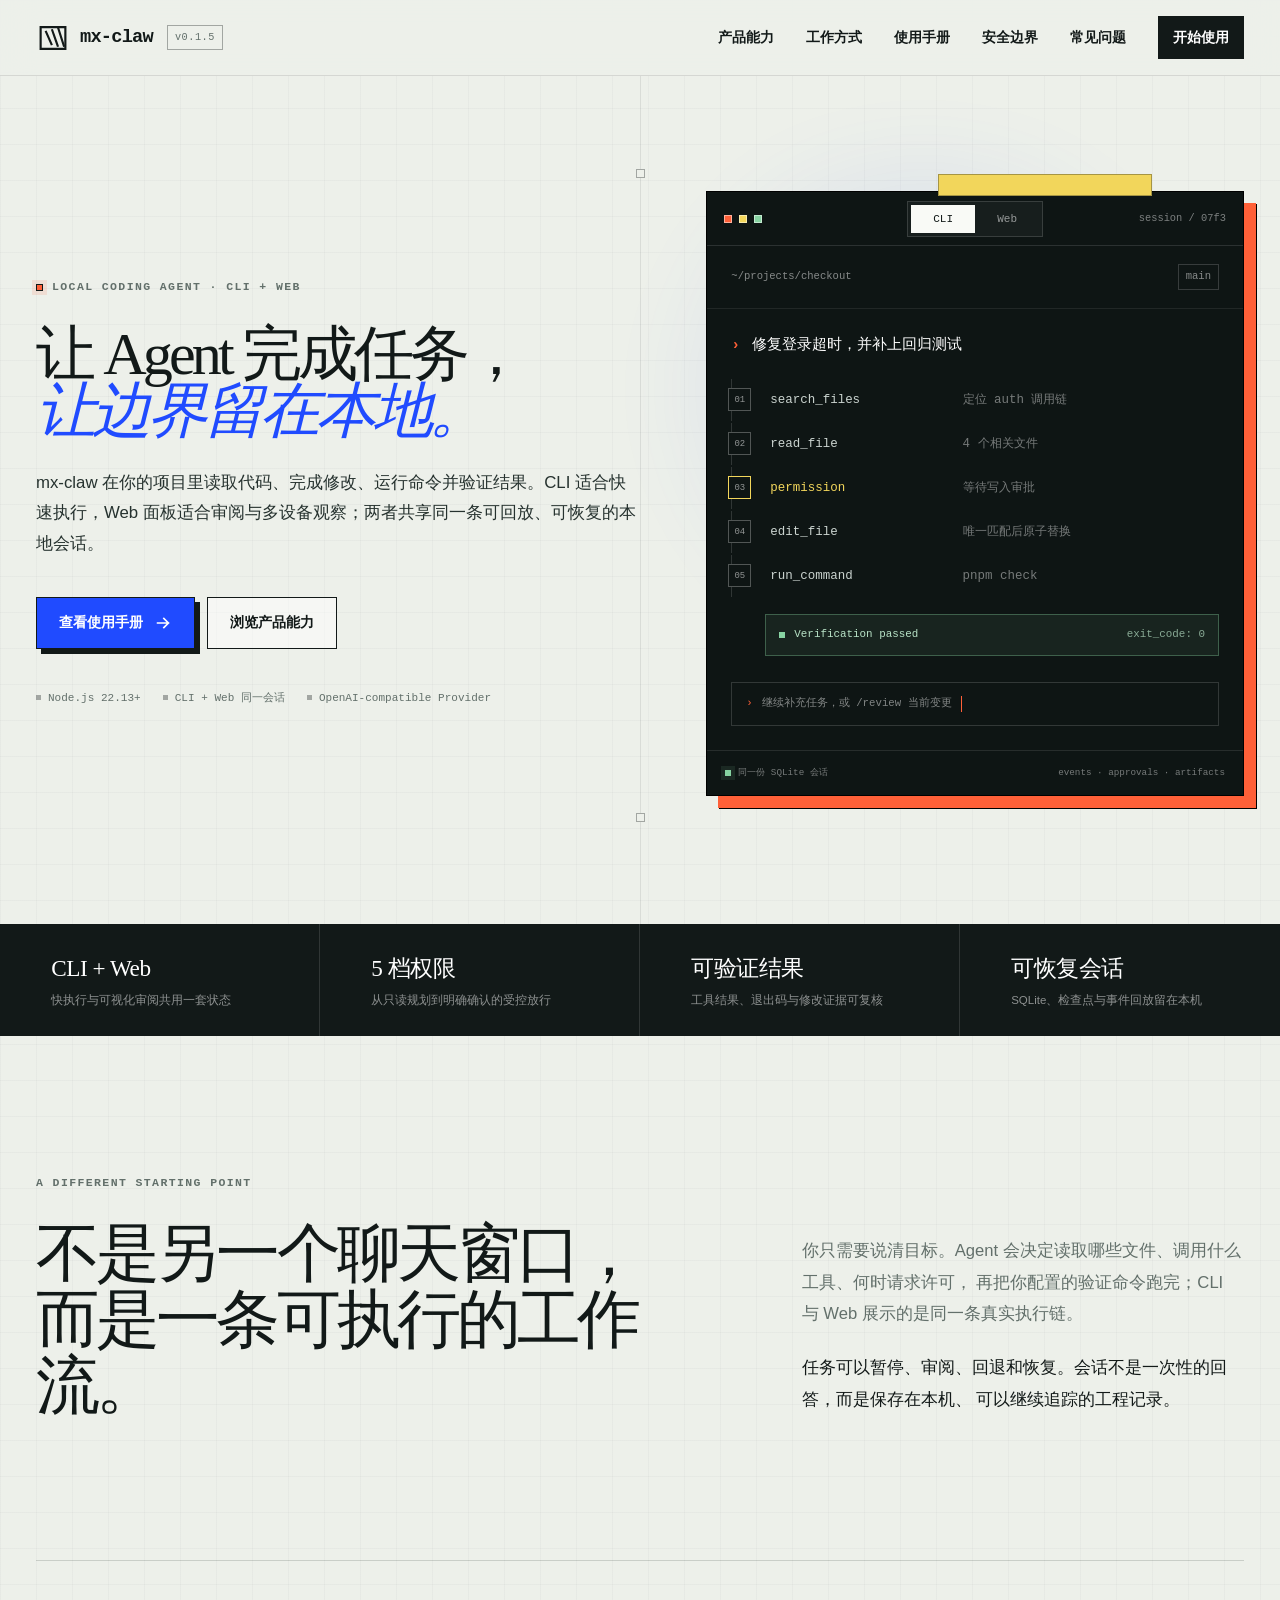
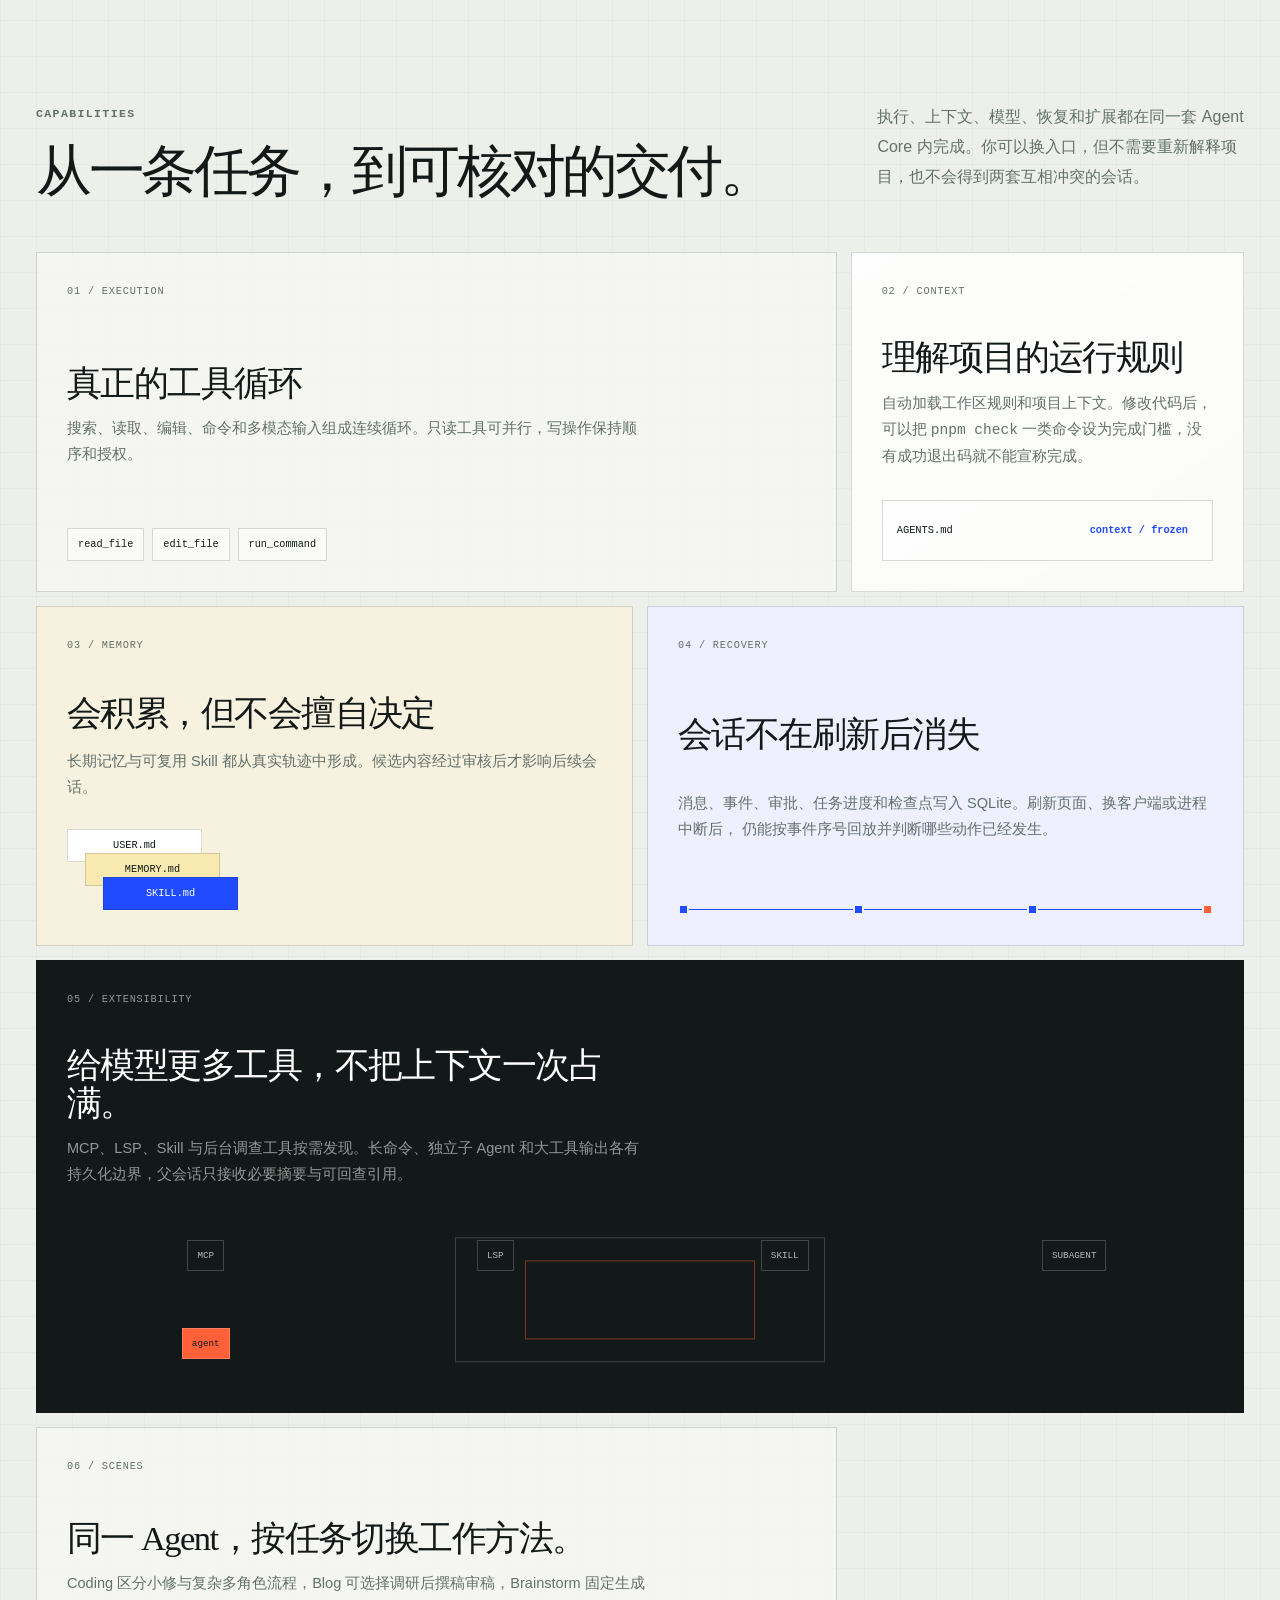
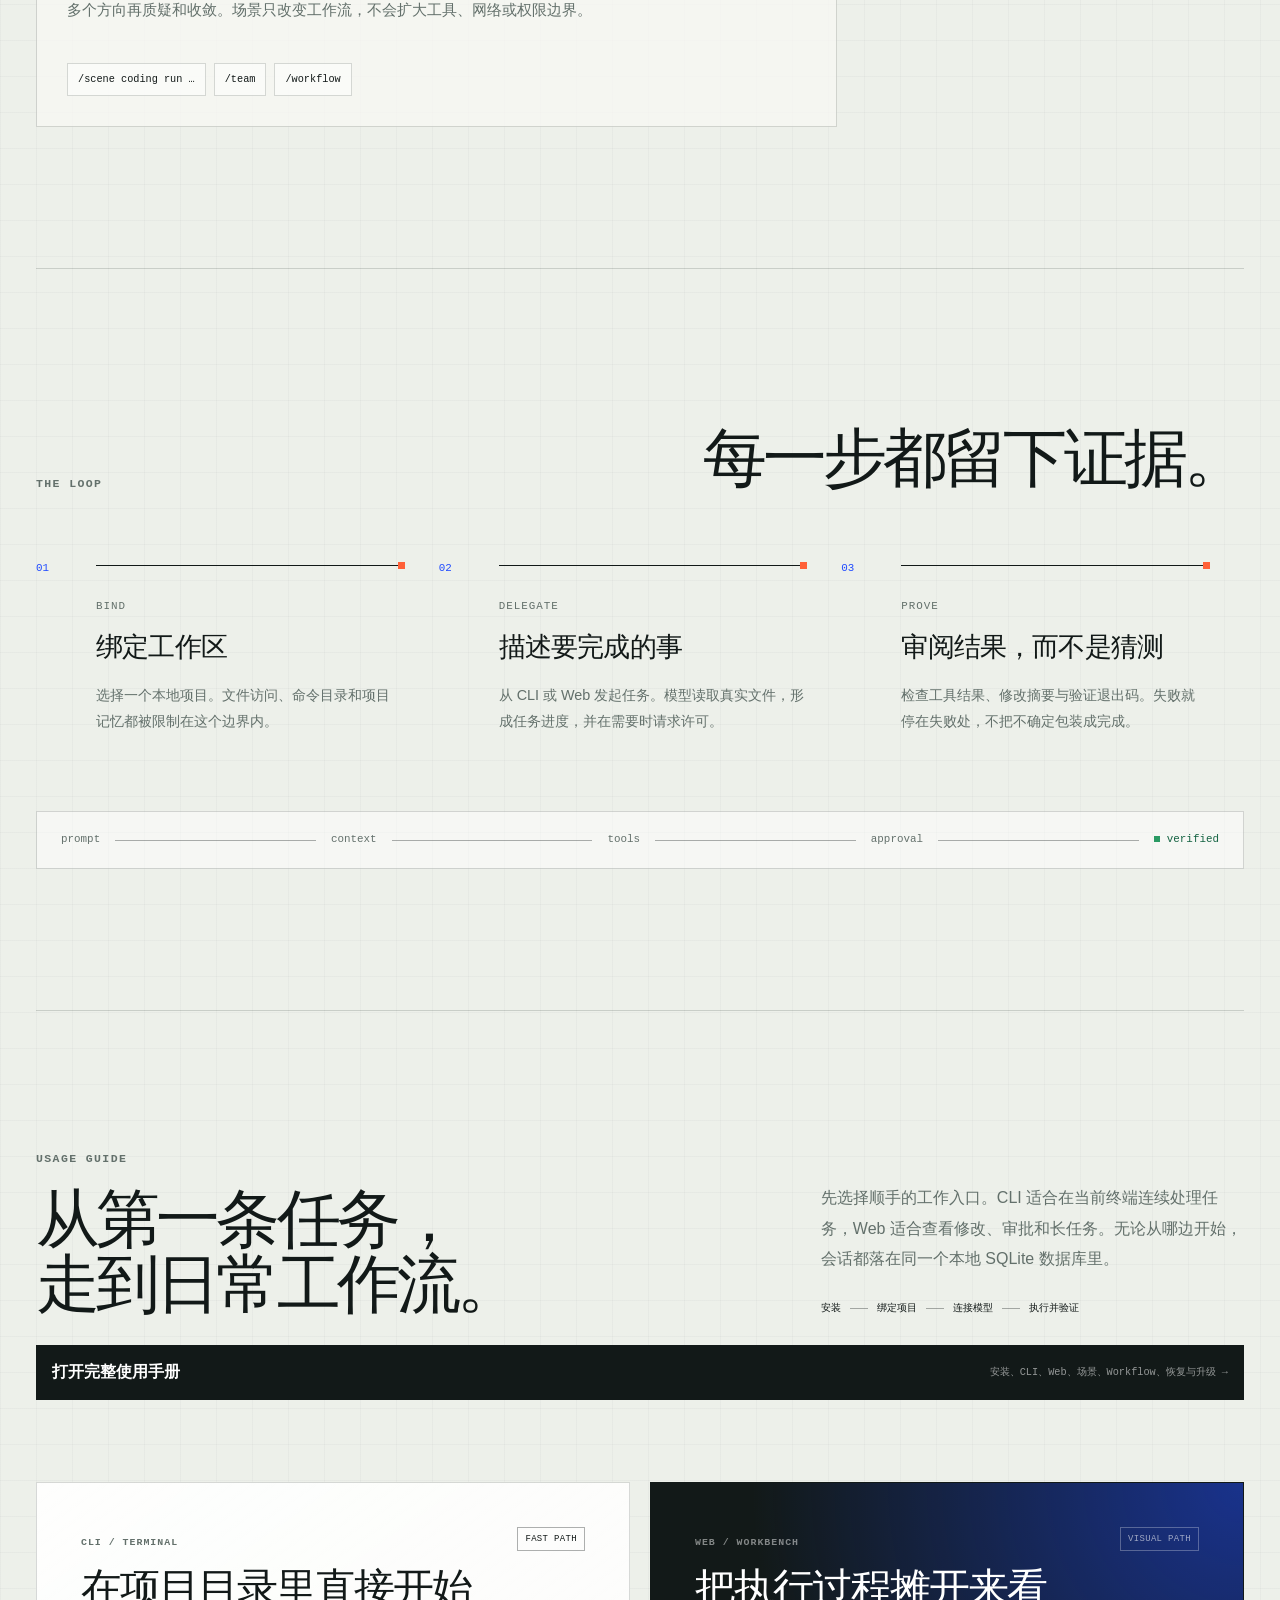
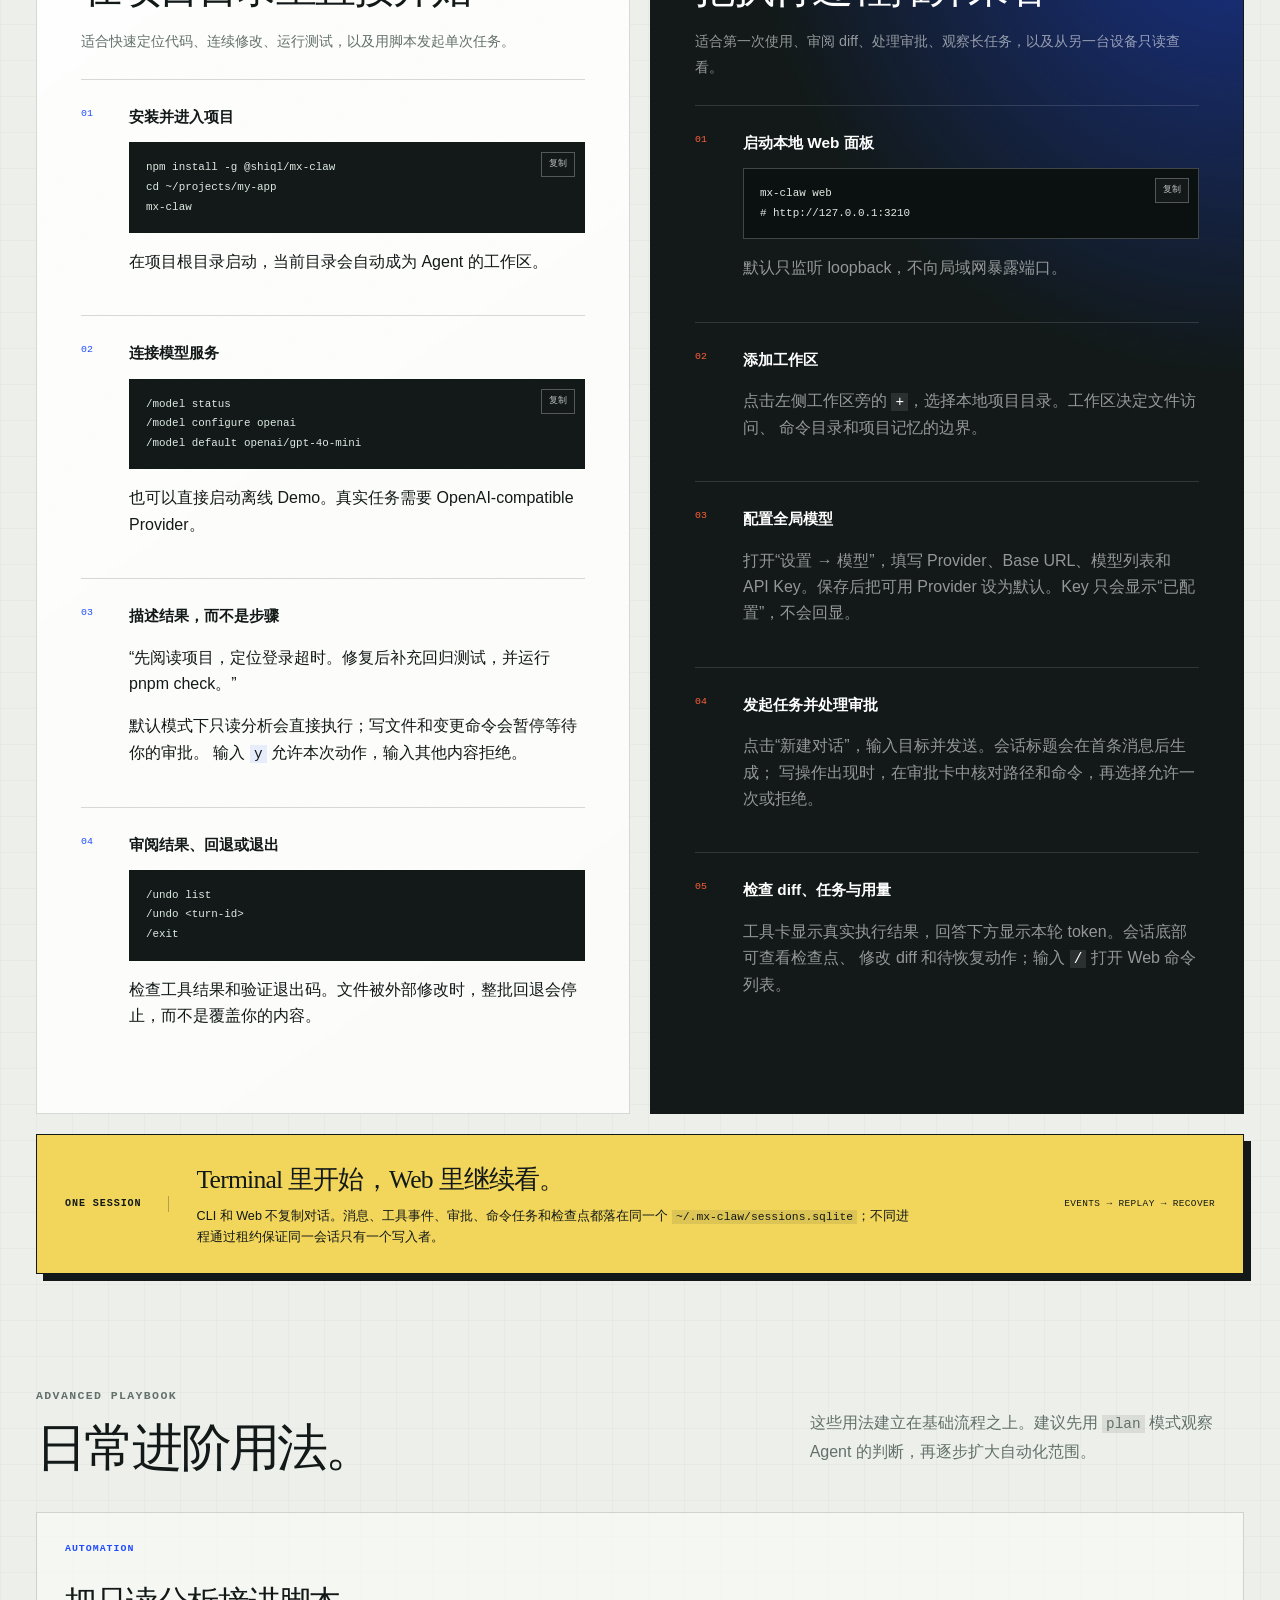
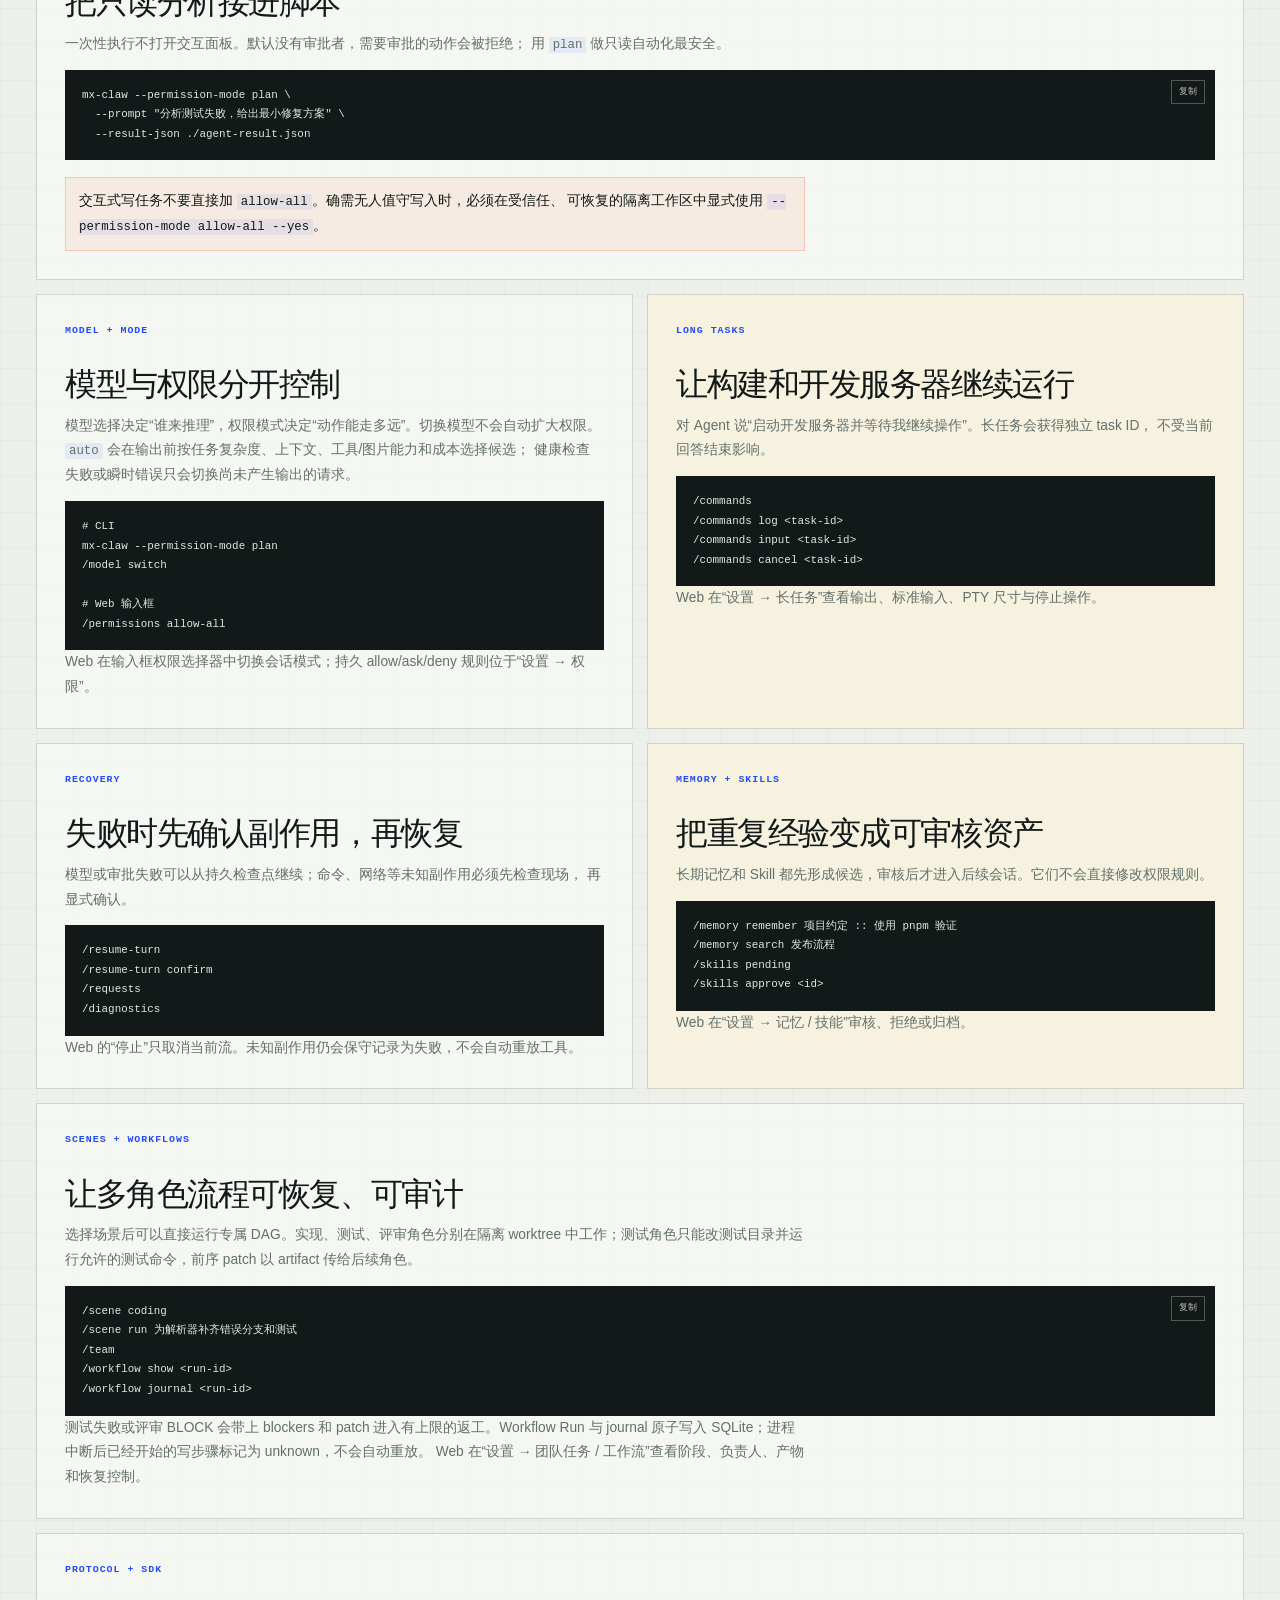
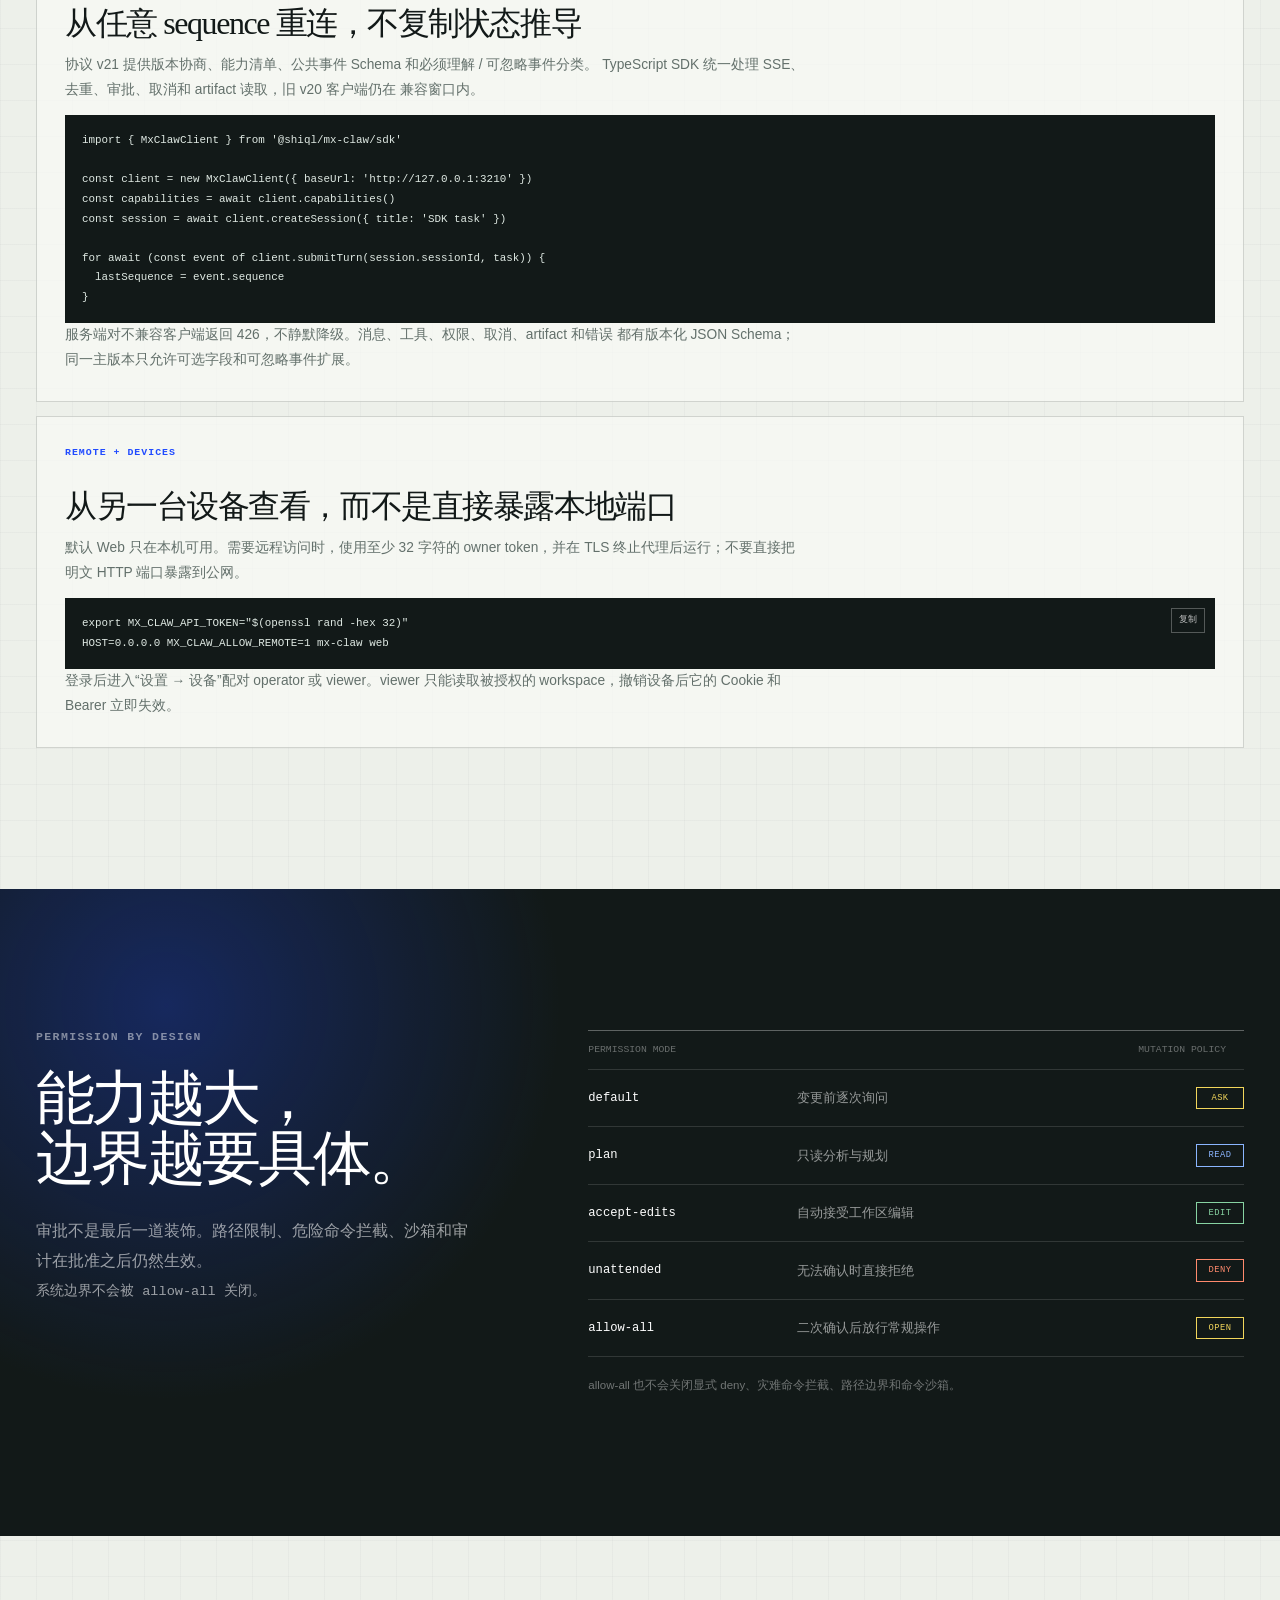
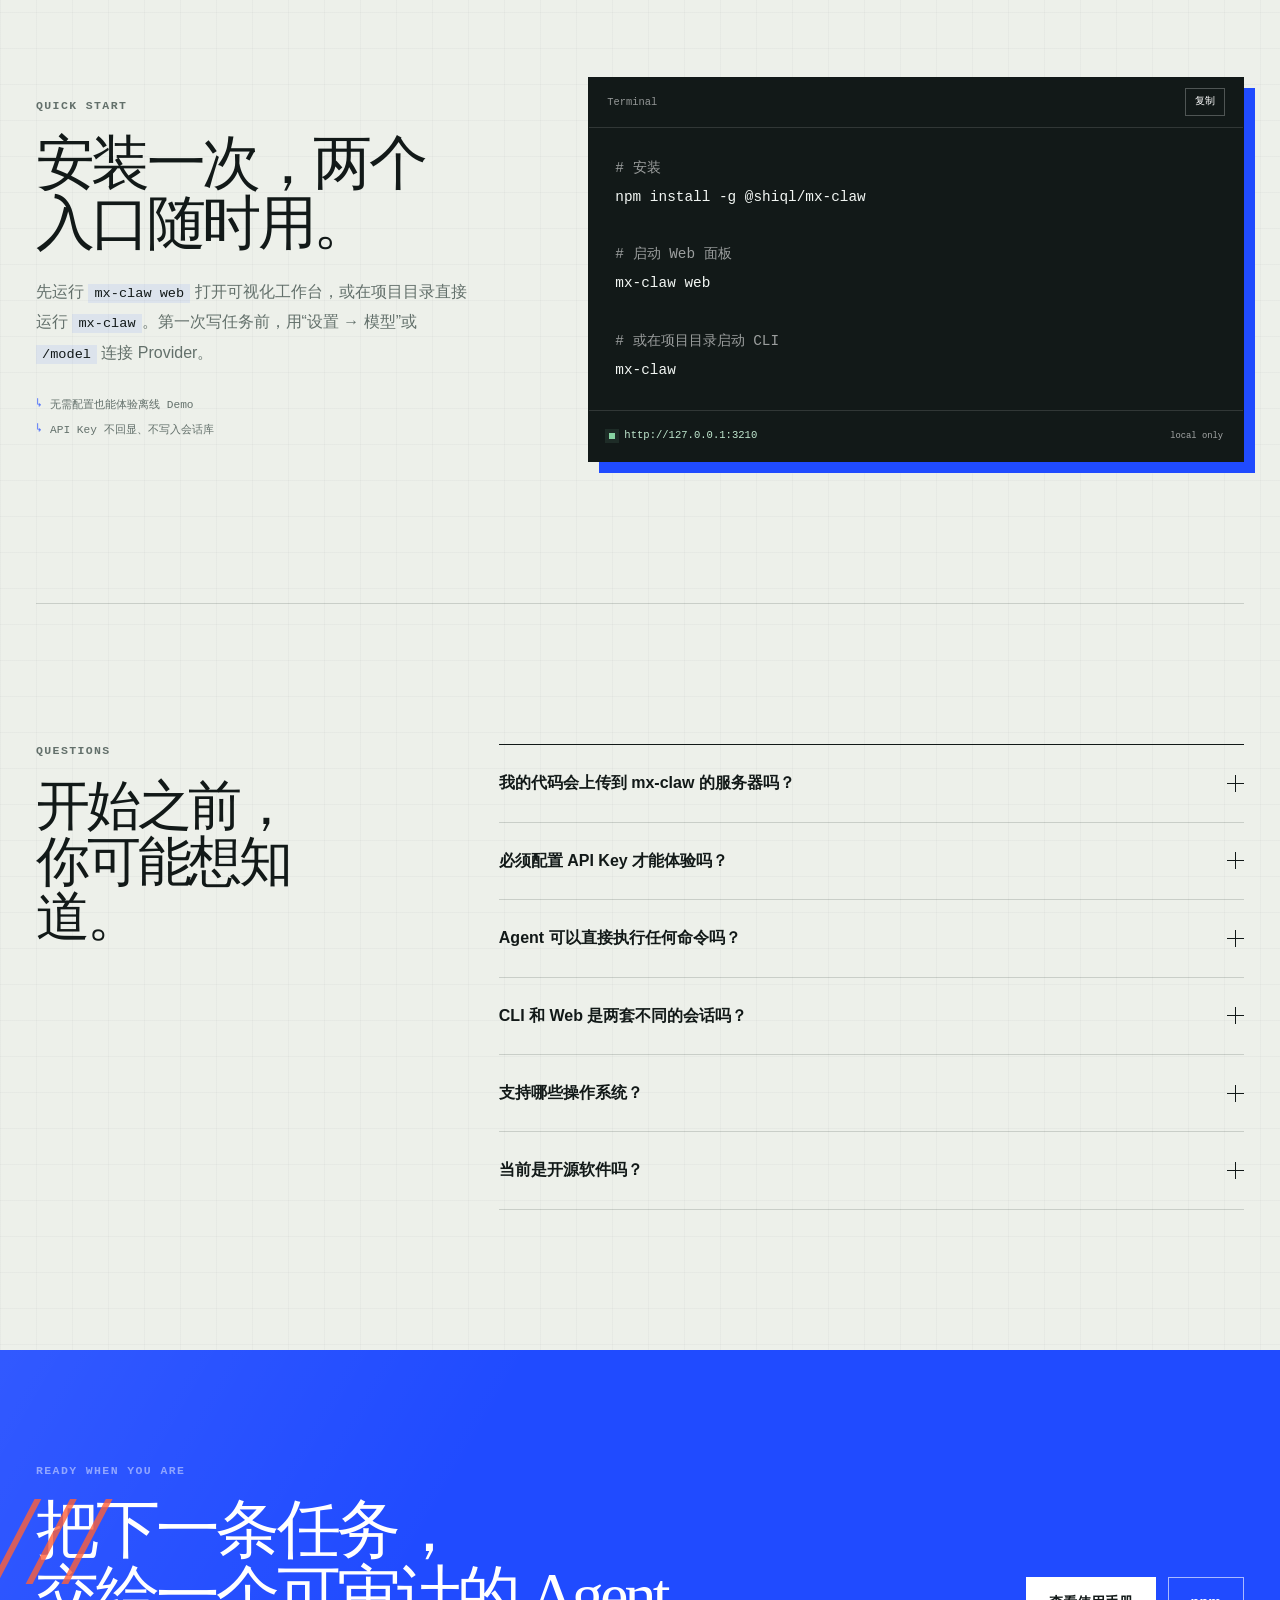
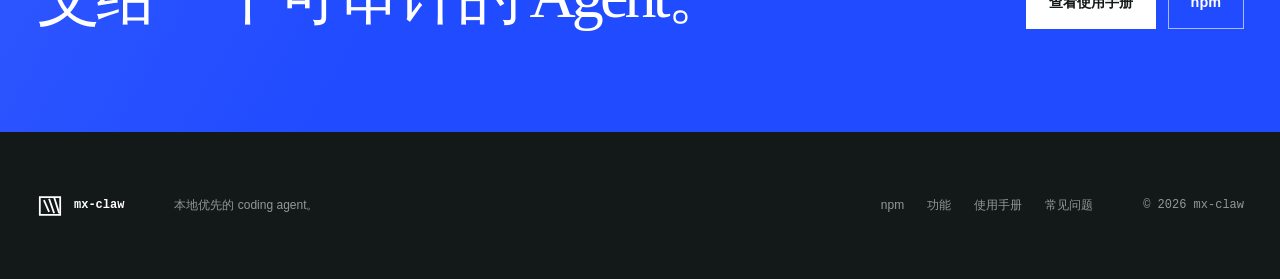
<file: index.html>
<!doctype html>
<!-- mx-claw 产品官网：产品定位、运行机制、CLI/Web 使用指南与安全边界。 -->
<html lang="zh-CN">
  <head>
    <meta charset="UTF-8" />
    <meta name="viewport" content="width=device-width, initial-scale=1.0" />
    <meta
      name="description"
      content="mx-claw 是本地优先的 coding agent，提供 CLI 与 Web 工作台。它可以读取项目、修改代码、运行命令和验证结果，并保留审批、会话与恢复证据。"
    />
    <meta name="theme-color" content="#121918" />
    <link rel="manifest" href="./site.webmanifest" />
    <meta property="og:type" content="website" />
    <meta property="og:title" content="mx-claw — 把任务交给 Agent，把控制权留在本地" />
    <meta
      property="og:description"
      content="用 CLI 或 Web 发起真实代码任务。mx-claw 共享一套本地会话、审批、验证和恢复机制。"
    />
    <meta property="og:url" content="https://sql668.github.io/mx-claw-site/" />
    <meta property="og:site_name" content="mx-claw" />
    <meta property="og:image" content="https://sql668.github.io/mx-claw-site/og-image.png" />
    <meta name="twitter:card" content="summary" />
    <meta name="twitter:title" content="mx-claw — 把任务交给 Agent，把控制权留在本地" />
    <meta
      name="twitter:description"
      content="用 CLI 或 Web 发起真实代码任务。mx-claw 共享一套本地会话、审批、验证和恢复机制。"
    />
    <meta name="twitter:image" content="https://sql668.github.io/mx-claw-site/og-image.png" />
    <link rel="canonical" href="https://sql668.github.io/mx-claw-site/" />
    <title>mx-claw — 本地优先的 coding agent</title>
    <link rel="icon" href="./favicon.svg" type="image/svg+xml" />
    <link rel="stylesheet" href="./styles.css?v=20261027-1" />
    <script type="application/ld+json">
      {
        "@context": "https://schema.org",
        "@type": "SoftwareApplication",
        "name": "mx-claw",
        "applicationCategory": "DeveloperApplication",
        "operatingSystem": "macOS, Linux, Windows",
        "description": "本地优先的 coding agent，用 CLI 或 Web 完成代码修改、命令执行、验证与恢复，并保留完整审批轨迹。",
        "softwareVersion": "0.1.5",
        "offers": {
          "@type": "Offer",
          "price": "0",
          "priceCurrency": "USD"
        }
      }
    </script>
    <script type="application/ld+json">
      {
        "@context": "https://schema.org",
        "@type": "FAQPage",
        "mainEntity": [
          {
            "@type": "Question",
            "name": "我的代码会上传到 mx-claw 的服务器吗？",
            "acceptedAnswer": {
              "@type": "Answer",
              "text": "会话、记忆、Skill 和权限数据默认保存在本机。模型请求会发送到你配置的模型服务，因此应选择符合团队数据要求的 Provider。"
            }
          },
          {
            "@type": "Question",
            "name": "必须配置 API Key 才能体验吗？",
            "acceptedAnswer": {
              "@type": "Answer",
              "text": "不需要。没有配置模型服务时，mx-claw 会进入离线 Demo；执行真实代码任务需要配置 OpenAI-compatible Provider。"
            }
          },
          {
            "@type": "Question",
            "name": "Agent 可以直接执行任何命令吗？",
            "acceptedAnswer": {
              "@type": "Answer",
              "text": "不可以。写操作和高风险命令会根据当前权限模式要求审批，灾难命令始终被拒绝，命令还会经过沙箱和资源限制。"
            }
          }
        ]
      }
    </script>
  </head>
  <body>
    <a class="skip-link" href="#main">跳到主要内容</a>

    <header class="site-header" data-header>
      <a class="brand" href="#top" aria-label="mx-claw v0.1.5 首页">
        <svg class="brand-mark" viewBox="0 0 44 44" aria-hidden="true">
          <path d="M6 8h32v28H6z" />
          <path d="M13 14 20 30M21 12l7 20M29 10l7 22" />
        </svg>
        <span class="brand-word">mx-claw</span>
        <span class="brand-version">v0.1.5</span>
      </a>

      <button
        class="menu-toggle"
        type="button"
        aria-expanded="false"
        aria-controls="primary-navigation"
        data-menu-toggle
      >
        <span></span>
        <span></span>
        <span></span>
        <span class="sr-only">打开导航</span>
      </button>

      <nav class="site-nav" id="primary-navigation" aria-label="主要导航" data-navigation>
        <a href="#capabilities">产品能力</a>
        <a href="#workflow">工作方式</a>
        <a href="./docs/">使用手册</a>
        <a href="#safety">安全边界</a>
        <a href="#faq">常见问题</a>
        <a class="nav-cta" href="#start">开始使用</a>
      </nav>
    </header>

    <main id="main">
      <section class="hero" id="top">
        <div class="hero-grid" aria-hidden="true"></div>
        <div class="hero-copy" data-reveal>
          <div class="eyebrow">
            <span class="eyebrow-dot"></span>
            Local coding agent · CLI + Web
          </div>
          <h1>
            让 Agent 完成任务，
            <span>让边界留在本地。</span>
          </h1>
          <p class="hero-lede">
            mx-claw 在你的项目里读取代码、完成修改、运行命令并验证结果。CLI
            适合快速执行，Web 面板适合审阅与多设备观察；两者共享同一条可回放、可恢复的本地会话。
          </p>
          <div class="hero-actions">
            <a class="button button-primary" href="./docs/">
              查看使用手册
              <svg viewBox="0 0 20 20" aria-hidden="true">
                <path d="M4 10h12M11 5l5 5-5 5" />
              </svg>
            </a>
            <a class="button button-quiet" href="#capabilities">
              浏览产品能力
            </a>
          </div>
          <ul class="hero-meta" aria-label="运行条件">
            <li>Node.js 22.13+</li>
            <li>CLI + Web 同一会话</li>
            <li>OpenAI-compatible Provider</li>
          </ul>
        </div>

        <div class="agent-window" data-reveal>
          <div class="window-topbar">
            <div class="window-lights" aria-hidden="true">
              <i></i><i></i><i></i>
            </div>
            <div class="view-switcher" role="tablist" aria-label="界面预览">
              <button
                class="view-tab is-active"
                type="button"
                role="tab"
                aria-selected="true"
                aria-controls="preview-cli"
                id="tab-cli"
                data-view-tab="cli"
              >
                CLI
              </button>
              <button
                class="view-tab"
                type="button"
                role="tab"
                aria-selected="false"
                aria-controls="preview-web"
                id="tab-web"
                data-view-tab="web"
              >
                Web
              </button>
            </div>
            <span class="window-session">session / 07f3</span>
          </div>

          <div class="window-body">
            <div
              class="preview-panel is-active"
              id="preview-cli"
              role="tabpanel"
              aria-labelledby="tab-cli"
              data-view-panel="cli"
            >
              <div class="terminal-heading">
                <span>~/projects/checkout</span>
                <span class="terminal-branch">main</span>
              </div>
              <div class="terminal-log">
                <p class="prompt-line">
                  <span>›</span>
                  修复登录超时，并补上回归测试
                </p>
                <div class="trace-line">
                  <span class="trace-mark">01</span>
                  <span class="trace-tool">search_files</span>
                  <span class="trace-note">定位 auth 调用链</span>
                </div>
                <div class="trace-line">
                  <span class="trace-mark">02</span>
                  <span class="trace-tool">read_file</span>
                  <span class="trace-note">4 个相关文件</span>
                </div>
                <div class="trace-line trace-wait">
                  <span class="trace-mark">03</span>
                  <span class="trace-tool">permission</span>
                  <span class="trace-note">等待写入审批</span>
                </div>
                <div class="trace-line">
                  <span class="trace-mark">04</span>
                  <span class="trace-tool">edit_file</span>
                  <span class="trace-note">唯一匹配后原子替换</span>
                </div>
                <div class="trace-line">
                  <span class="trace-mark">05</span>
                  <span class="trace-tool">run_command</span>
                  <span class="trace-note">pnpm check</span>
                </div>
                <div class="verified-line">
                  <span></span>
                  Verification passed
                  <b>exit_code: 0</b>
                </div>
              </div>
              <div class="terminal-composer">
                <span class="prompt-symbol">›</span>
                <span class="composer-copy">继续补充任务，或 /review 当前变更</span>
                <span class="typing-cursor" aria-hidden="true"></span>
              </div>
            </div>

            <div
              class="preview-panel web-preview"
              id="preview-web"
              role="tabpanel"
              aria-labelledby="tab-web"
              data-view-panel="web"
              hidden
            >
              <aside class="web-sidebar">
                <div class="web-workspace">
                  <span class="workspace-icon">mx</span>
                  <span>
                    checkout
                    <small>3 sessions</small>
                  </span>
                </div>
                <div class="session-item is-active">
                  <i></i>
                  修复登录超时
                  <small>刚刚</small>
                </div>
                <div class="session-item">
                  <i></i>
                  补齐支付测试
                  <small>昨天</small>
                </div>
                <div class="session-item">
                  <i></i>
                  排查构建警告
                  <small>周一</small>
                </div>
              </aside>
              <div class="web-content">
                <div class="web-heading">
                  <span>修复登录超时</span>
                  <small>default permission</small>
                </div>
                <div class="web-task-card">
                  <div class="task-card-head">
                    <span class="task-dot"></span>
                    当前任务
                    <small>3 / 4 complete</small>
                  </div>
                  <ul class="task-list">
                    <li class="done">定位超时路径</li>
                    <li class="done">更新重试策略</li>
                    <li class="done">补充边界测试</li>
                    <li class="current">运行验证命令</li>
                  </ul>
                </div>
                <figure class="diff-card" aria-label="修改预览">
                  <figcaption class="diff-head">
                    <span>src/auth/retry.ts</span>
                    <span>+12 −3</span>
                  </figcaption>
                  <pre><code><span class="diff-remove">- const timeout = 1200</span>
<span class="diff-add">+ const timeout = backoff(attempt)</span>
<span class="diff-add">+ if (attempt &gt; maxAttempts) throw</span></code></pre>
                </figure>
              </div>
            </div>
          </div>

          <div class="window-footer">
            <span><i class="status-light"></i> 同一份 SQLite 会话</span>
            <span>events · approvals · artifacts</span>
          </div>
        </div>
      </section>

      <section class="signal-strip" aria-label="产品概览">
        <div>
          <strong>CLI + Web</strong>
          <span>快执行与可视化审阅共用一套状态</span>
        </div>
        <div>
          <strong>5 档权限</strong>
          <span>从只读规划到明确确认的受控放行</span>
        </div>
        <div>
          <strong>可验证结果</strong>
          <span>工具结果、退出码与修改证据可复核</span>
        </div>
        <div>
          <strong>可恢复会话</strong>
          <span>SQLite、检查点与事件回放留在本机</span>
        </div>
      </section>

      <section class="manifesto section">
        <div class="section-label">A different starting point</div>
        <div class="manifesto-grid">
          <h2>不是另一个聊天窗口，<br />而是一条可执行的工作流。</h2>
          <div class="manifesto-copy">
            <p>
              你只需要说清目标。Agent 会决定读取哪些文件、调用什么工具、何时请求许可，
              再把你配置的验证命令跑完；CLI 与 Web 展示的是同一条真实执行链。
            </p>
            <p>
              任务可以暂停、审阅、回退和恢复。会话不是一次性的回答，而是保存在本机、
              可以继续追踪的工程记录。
            </p>
          </div>
        </div>
      </section>

      <section class="capabilities section" id="capabilities">
        <div class="section-intro">
          <div>
            <div class="section-label">Capabilities</div>
            <h2>从一条任务，到可核对的交付。</h2>
          </div>
          <p>
            执行、上下文、模型、恢复和扩展都在同一套 Agent Core
            内完成。你可以换入口，但不需要重新解释项目，也不会得到两套互相冲突的会话。
          </p>
        </div>

        <div class="capability-grid">
          <article class="capability-card capability-wide">
            <div class="card-index">01 / EXECUTION</div>
            <div>
              <h3>真正的工具循环</h3>
              <p>
                搜索、读取、编辑、命令和多模态输入组成连续循环。只读工具可并行，写操作保持顺序和授权。
              </p>
            </div>
            <ul class="code-snippet" aria-label="工具调用示例">
              <li>read_file</li>
              <li>edit_file</li>
              <li>run_command</li>
            </ul>
          </article>

          <article class="capability-card">
            <div class="card-index">02 / CONTEXT</div>
            <h3>理解项目的运行规则</h3>
            <p>
                自动加载工作区规则和项目上下文。修改代码后，可以把
                <code>pnpm check</code> 一类命令设为完成门槛，没有成功退出码就不能宣称完成。
            </p>
            <div class="rule-paper">
              <span>AGENTS.md</span>
              <strong>context / frozen</strong>
            </div>
          </article>

          <article class="capability-card">
            <div class="card-index">03 / MEMORY</div>
            <h3>会积累，但不会擅自决定</h3>
            <p>
              长期记忆与可复用 Skill 都从真实轨迹中形成。候选内容经过审核后才影响后续会话。
            </p>
            <div class="memory-stack" aria-hidden="true">
              <span>USER.md</span>
              <span>MEMORY.md</span>
              <span>SKILL.md</span>
            </div>
          </article>

          <article class="capability-card">
            <div class="card-index">04 / RECOVERY</div>
            <h3>会话不在刷新后消失</h3>
            <p>
                消息、事件、审批、任务进度和检查点写入 SQLite。刷新页面、换客户端或进程中断后，
                仍能按事件序号回放并判断哪些动作已经发生。
            </p>
            <div class="event-rail" aria-hidden="true">
              <i></i><i></i><i></i><i></i>
            </div>
          </article>

          <article class="capability-card capability-wide capability-dark">
            <div class="card-index">05 / EXTENSIBILITY</div>
            <div>
              <h3>给模型更多工具，不把上下文一次占满。</h3>
              <p>
                MCP、LSP、Skill 与后台调查工具按需发现。长命令、独立子 Agent
                和大工具输出各有持久化边界，父会话只接收必要摘要与可回查引用。
              </p>
            </div>
            <div class="tool-orbit" aria-hidden="true">
              <span>MCP</span>
              <span>LSP</span>
              <span>SKILL</span>
              <span>SUBAGENT</span>
              <b>agent</b>
            </div>
          </article>

          <article class="capability-card capability-wide">
            <div class="card-index">06 / SCENES</div>
            <div>
              <h3>同一 Agent，按任务切换工作方法。</h3>
              <p>
                Coding 区分小修与复杂多角色流程，Blog 可选择调研后撰稿审稿，Brainstorm
                固定生成多个方向再质疑和收敛。场景只改变工作流，不会扩大工具、网络或权限边界。
              </p>
            </div>
            <ul class="code-snippet" aria-label="场景命令示例">
              <li>/scene coding run …</li>
              <li>/team</li>
              <li>/workflow</li>
            </ul>
          </article>
        </div>
      </section>

      <section class="workflow section" id="workflow">
        <div class="workflow-heading">
          <div class="section-label">The loop</div>
          <h2>每一步都留下证据。</h2>
        </div>

        <div class="workflow-steps">
          <article class="workflow-step">
            <span class="step-number">01</span>
            <div class="step-line"></div>
            <div>
              <p class="step-kicker">Bind</p>
              <h3>绑定工作区</h3>
              <p>
                选择一个本地项目。文件访问、命令目录和项目记忆都被限制在这个边界内。
              </p>
            </div>
          </article>
          <article class="workflow-step">
            <span class="step-number">02</span>
            <div class="step-line"></div>
            <div>
              <p class="step-kicker">Delegate</p>
              <h3>描述要完成的事</h3>
              <p>
                从 CLI 或 Web 发起任务。模型读取真实文件，形成任务进度，并在需要时请求许可。
              </p>
            </div>
          </article>
          <article class="workflow-step">
            <span class="step-number">03</span>
            <div class="step-line"></div>
            <div>
              <p class="step-kicker">Prove</p>
              <h3>审阅结果，而不是猜测</h3>
              <p>
                检查工具结果、修改摘要与验证退出码。失败就停在失败处，不把不确定包装成完成。
              </p>
            </div>
          </article>
        </div>

        <div
          class="trace-strip"
          role="img"
          aria-label="执行轨迹：prompt、context、tools、approval、verified"
        >
          <span aria-hidden="true">prompt</span>
          <i aria-hidden="true"></i>
          <span aria-hidden="true">context</span>
          <i aria-hidden="true"></i>
          <span aria-hidden="true">tools</span>
          <i aria-hidden="true"></i>
          <span aria-hidden="true">approval</span>
          <i aria-hidden="true"></i>
          <span class="trace-verified" aria-hidden="true">verified</span>
        </div>
      </section>

      <!-- 使用指南按真实工作入口拆分；共享会话带说明 CLI 与 Web 不是两套状态。 -->
      <section class="guide section" id="guide">
        <div class="guide-heading">
          <div>
            <div class="section-label">Usage guide</div>
            <h2>从第一条任务，<br />走到日常工作流。</h2>
          </div>
          <div class="guide-heading-copy">
            <p>
              先选择顺手的工作入口。CLI 适合在当前终端连续处理任务，Web
              适合查看修改、审批和长任务。无论从哪边开始，会话都落在同一个本地
              SQLite 数据库里。
            </p>
            <div class="guide-sequence">
              <span>安装</span>
              <i></i>
              <span>绑定项目</span>
              <i></i>
              <span>连接模型</span>
              <i></i>
              <span>执行并验证</span>
            </div>
          </div>
        </div>

        <a class="guide-manual-link" href="./docs/">
          <span>打开完整使用手册</span>
          <span>安装、CLI、Web、场景、Workflow、恢复与升级 →</span>
        </a>

        <div class="guide-workbench">
          <article class="guide-track" id="guide-cli">
            <header class="guide-track-head">
              <div>
                <span class="guide-track-label">CLI / TERMINAL</span>
                <h3>在项目目录里直接开始</h3>
              </div>
              <span class="guide-track-badge">Fast path</span>
            </header>
            <p class="guide-track-lede">
              适合快速定位代码、连续修改、运行测试，以及用脚本发起单次任务。
            </p>

            <ol class="guide-steps">
              <li>
                <span class="guide-step-number">01</span>
                <div>
                  <strong>安装并进入项目</strong>
                  <div class="guide-command">
                    <button
                      class="guide-copy"
                      type="button"
                      data-copy-target="guide-cli-install"
                    >
                      复制
                    </button>
                    <pre id="guide-cli-install"><code>npm install -g @shiql/mx-claw
cd ~/projects/my-app
mx-claw</code></pre>
                  </div>
                  <p>在项目根目录启动，当前目录会自动成为 Agent 的工作区。</p>
                </div>
              </li>
              <li>
                <span class="guide-step-number">02</span>
                <div>
                  <strong>连接模型服务</strong>
                  <div class="guide-command">
                    <button
                      class="guide-copy"
                      type="button"
                      data-copy-target="guide-cli-model"
                    >
                      复制
                    </button>
                    <pre id="guide-cli-model"><code>/model status
/model configure openai
/model default openai/gpt-4o-mini</code></pre>
                  </div>
                  <p>
                    也可以直接启动离线 Demo。真实任务需要 OpenAI-compatible Provider。
                  </p>
                </div>
              </li>
              <li>
                <span class="guide-step-number">03</span>
                <div>
                  <strong>描述结果，而不是步骤</strong>
                  <p class="guide-prompt-example">
                    “先阅读项目，定位登录超时。修复后补充回归测试，并运行 pnpm check。”
                  </p>
                  <p>
                    默认模式下只读分析会直接执行；写文件和变更命令会暂停等待你的审批。
                    输入 <code>y</code> 允许本次动作，输入其他内容拒绝。
                  </p>
                </div>
              </li>
              <li>
                <span class="guide-step-number">04</span>
                <div>
                  <strong>审阅结果、回退或退出</strong>
                  <div class="guide-command guide-command-compact">
                    <pre><code>/undo list
/undo &lt;turn-id&gt;
/exit</code></pre>
                  </div>
                  <p>
                    检查工具结果和验证退出码。文件被外部修改时，整批回退会停止，而不是覆盖你的内容。
                  </p>
                </div>
              </li>
            </ol>
          </article>

          <article class="guide-track guide-track-web" id="guide-web">
            <header class="guide-track-head">
              <div>
                <span class="guide-track-label">WEB / WORKBENCH</span>
                <h3>把执行过程摊开来看</h3>
              </div>
              <span class="guide-track-badge guide-track-badge-light">Visual path</span>
            </header>
            <p class="guide-track-lede">
              适合第一次使用、审阅 diff、处理审批、观察长任务，以及从另一台设备只读查看。
            </p>

            <ol class="guide-steps">
              <li>
                <span class="guide-step-number">01</span>
                <div>
                  <strong>启动本地 Web 面板</strong>
                  <div class="guide-command">
                    <button
                      class="guide-copy"
                      type="button"
                      data-copy-target="guide-web-start"
                    >
                      复制
                    </button>
                    <pre id="guide-web-start"><code>mx-claw web
# http://127.0.0.1:3210</code></pre>
                  </div>
                  <p>默认只监听 loopback，不向局域网暴露端口。</p>
                </div>
              </li>
              <li>
                <span class="guide-step-number">02</span>
                <div>
                  <strong>添加工作区</strong>
                  <p>
                    点击左侧工作区旁的 <code>+</code>，选择本地项目目录。工作区决定文件访问、
                    命令目录和项目记忆的边界。
                  </p>
                </div>
              </li>
              <li>
                <span class="guide-step-number">03</span>
                <div>
                  <strong>配置全局模型</strong>
                  <p>
                    打开“设置 → 模型”，填写 Provider、Base URL、模型列表和 API
                    Key。保存后把可用 Provider 设为默认。Key 只会显示“已配置”，不会回显。
                  </p>
                </div>
              </li>
              <li>
                <span class="guide-step-number">04</span>
                <div>
                  <strong>发起任务并处理审批</strong>
                  <p>
                    点击“新建对话”，输入目标并发送。会话标题会在首条消息后生成；
                    写操作出现时，在审批卡中核对路径和命令，再选择允许一次或拒绝。
                  </p>
                </div>
              </li>
              <li>
                <span class="guide-step-number">05</span>
                <div>
                  <strong>检查 diff、任务与用量</strong>
                  <p>
                    工具卡显示真实执行结果，回答下方显示本轮 token。会话底部可查看检查点、
                    修改 diff 和待恢复动作；输入 <code>/</code> 打开 Web 命令列表。
                  </p>
                </div>
              </li>
            </ol>
          </article>
        </div>

        <div class="guide-shared">
          <div class="guide-shared-mark">ONE SESSION</div>
          <div>
            <strong>Terminal 里开始，Web 里继续看。</strong>
            <p>
              CLI 和 Web 不复制对话。消息、工具事件、审批、命令任务和检查点都落在同一个
              <code>~/.mx-claw/sessions.sqlite</code>；不同进程通过租约保证同一会话只有一个写入者。
            </p>
          </div>
          <span>events → replay → recover</span>
        </div>

        <div class="guide-advanced">
          <div class="guide-advanced-heading">
            <div>
              <div class="section-label">Advanced playbook</div>
              <h3>日常进阶用法。</h3>
            </div>
            <p>
              这些用法建立在基础流程之上。建议先用 <code>plan</code>
              模式观察 Agent 的判断，再逐步扩大自动化范围。
            </p>
          </div>

          <div class="guide-advanced-grid">
            <article class="guide-advanced-card guide-advanced-wide">
              <span class="guide-advanced-tag">AUTOMATION</span>
              <h4>把只读分析接进脚本</h4>
              <p>
                一次性执行不打开交互面板。默认没有审批者，需要审批的动作会被拒绝；
                用 <code>plan</code> 做只读自动化最安全。
              </p>
              <div class="guide-command">
                <button
                  class="guide-copy"
                  type="button"
                  data-copy-target="guide-oneshot"
                >
                  复制
                </button>
                <pre id="guide-oneshot"><code>mx-claw --permission-mode plan \
  --prompt "分析测试失败，给出最小修复方案" \
  --result-json ./agent-result.json</code></pre>
              </div>
              <p class="guide-warning">
                交互式写任务不要直接加 <code>allow-all</code>。确需无人值守写入时，必须在受信任、
                可恢复的隔离工作区中显式使用 <code>--permission-mode allow-all --yes</code>。
              </p>
            </article>

            <article class="guide-advanced-card">
              <span class="guide-advanced-tag">MODEL + MODE</span>
              <h4>模型与权限分开控制</h4>
              <p>
                模型选择决定“谁来推理”，权限模式决定“动作能走多远”。切换模型不会自动扩大权限。
                <code>auto</code> 会在输出前按任务复杂度、上下文、工具/图片能力和成本选择候选；
                健康检查失败或瞬时错误只会切换尚未产生输出的请求。
              </p>
              <div class="guide-command guide-command-compact">
                <pre><code># CLI
mx-claw --permission-mode plan
/model switch

# Web 输入框
/permissions allow-all</code></pre>
              </div>
              <p>
                Web 在输入框权限选择器中切换会话模式；持久 allow/ask/deny
                规则位于“设置 → 权限”。
              </p>
            </article>

            <article class="guide-advanced-card">
              <span class="guide-advanced-tag">LONG TASKS</span>
              <h4>让构建和开发服务器继续运行</h4>
              <p>
                对 Agent 说“启动开发服务器并等待我继续操作”。长任务会获得独立 task ID，
                不受当前回答结束影响。
              </p>
              <div class="guide-command guide-command-compact">
                <pre><code>/commands
/commands log &lt;task-id&gt;
/commands input &lt;task-id&gt;
/commands cancel &lt;task-id&gt;</code></pre>
              </div>
              <p>
                Web 在“设置 → 长任务”查看输出、标准输入、PTY 尺寸与停止操作。
              </p>
            </article>

            <article class="guide-advanced-card">
              <span class="guide-advanced-tag">RECOVERY</span>
              <h4>失败时先确认副作用，再恢复</h4>
              <p>
                模型或审批失败可以从持久检查点继续；命令、网络等未知副作用必须先检查现场，
                再显式确认。
              </p>
              <div class="guide-command guide-command-compact">
                <pre><code>/resume-turn
/resume-turn confirm
/requests
/diagnostics</code></pre>
              </div>
              <p>
                Web 的“停止”只取消当前流。未知副作用仍会保守记录为失败，不会自动重放工具。
              </p>
            </article>

            <article class="guide-advanced-card">
              <span class="guide-advanced-tag">MEMORY + SKILLS</span>
              <h4>把重复经验变成可审核资产</h4>
              <p>
                长期记忆和 Skill 都先形成候选，审核后才进入后续会话。它们不会直接修改权限规则。
              </p>
              <div class="guide-command guide-command-compact">
                <pre><code>/memory remember 项目约定 :: 使用 pnpm 验证
/memory search 发布流程
/skills pending
/skills approve &lt;id&gt;</code></pre>
              </div>
              <p>Web 在“设置 → 记忆 / 技能”审核、拒绝或归档。</p>
            </article>

            <article class="guide-advanced-card guide-advanced-wide">
              <span class="guide-advanced-tag">SCENES + WORKFLOWS</span>
              <h4>让多角色流程可恢复、可审计</h4>
              <p>
                选择场景后可以直接运行专属 DAG。实现、测试、评审角色分别在隔离 worktree
                中工作；测试角色只能改测试目录并运行允许的测试命令，前序 patch 以 artifact
                传给后续角色。
              </p>
              <div class="guide-command">
                <button
                  class="guide-copy"
                  type="button"
                  data-copy-target="guide-scene"
                >
                  复制
                </button>
                <pre id="guide-scene"><code>/scene coding
/scene run 为解析器补齐错误分支和测试
/team
/workflow show &lt;run-id&gt;
/workflow journal &lt;run-id&gt;</code></pre>
              </div>
              <p>
                测试失败或评审 BLOCK 会带上 blockers 和 patch 进入有上限的返工。Workflow Run
                与 journal 原子写入 SQLite；进程中断后已经开始的写步骤标记为 unknown，不会自动重放。
                Web 在“设置 → 团队任务 / 工作流”查看阶段、负责人、产物和恢复控制。
              </p>
            </article>

            <article class="guide-advanced-card guide-advanced-wide">
              <span class="guide-advanced-tag">PROTOCOL + SDK</span>
              <h4>从任意 sequence 重连，不复制状态推导</h4>
              <p>
                协议 v21 提供版本协商、能力清单、公共事件 Schema 和必须理解 / 可忽略事件分类。
                TypeScript SDK 统一处理 SSE、去重、审批、取消和 artifact 读取，旧 v20 客户端仍在
                兼容窗口内。
              </p>
              <div class="guide-command">
                <pre><code class="language-ts">import { MxClawClient } from '@shiql/mx-claw/sdk'

const client = new MxClawClient({ baseUrl: 'http://127.0.0.1:3210' })
const capabilities = await client.capabilities()
const session = await client.createSession({ title: 'SDK task' })

for await (const event of client.submitTurn(session.sessionId, task)) {
  lastSequence = event.sequence
}</code></pre>
              </div>
              <p>
                服务端对不兼容客户端返回 426，不静默降级。消息、工具、权限、取消、artifact 和错误
                都有版本化 JSON Schema；同一主版本只允许可选字段和可忽略事件扩展。
              </p>
            </article>

            <article class="guide-advanced-card guide-advanced-wide">
              <span class="guide-advanced-tag">REMOTE + DEVICES</span>
              <h4>从另一台设备查看，而不是直接暴露本地端口</h4>
              <p>
                默认 Web 只在本机可用。需要远程访问时，使用至少 32 字符的 owner
                token，并在 TLS 终止代理后运行；不要直接把明文 HTTP 端口暴露到公网。
              </p>
              <div class="guide-command">
                <button
                  class="guide-copy"
                  type="button"
                  data-copy-target="guide-remote"
                >
                  复制
                </button>
                <pre id="guide-remote"><code>export MX_CLAW_API_TOKEN="$(openssl rand -hex 32)"
HOST=0.0.0.0 MX_CLAW_ALLOW_REMOTE=1 mx-claw web</code></pre>
              </div>
              <p>
                登录后进入“设置 → 设备”配对 operator 或 viewer。viewer
                只能读取被授权的 workspace，撤销设备后它的 Cookie 和 Bearer 立即失效。
              </p>
            </article>
          </div>
        </div>
      </section>

      <section class="safety section" id="safety">
        <div class="safety-copy">
          <div class="section-label section-label-light">Permission by design</div>
          <h2>能力越大，<br />边界越要具体。</h2>
          <p>
            审批不是最后一道装饰。路径限制、危险命令拦截、沙箱和审计在批准之后仍然生效。
          </p>
          <p class="text-link">系统边界不会被 allow-all 关闭。</p>
        </div>

        <div class="permission-board">
          <div class="permission-board-head">
            <span>permission mode</span>
            <span>mutation policy</span>
          </div>
          <div class="permission-row">
            <strong>default</strong>
            <span>变更前逐次询问</span>
            <i class="tone-ask">ASK</i>
          </div>
          <div class="permission-row">
            <strong>plan</strong>
            <span>只读分析与规划</span>
            <i class="tone-read">READ</i>
          </div>
          <div class="permission-row">
            <strong>accept-edits</strong>
            <span>自动接受工作区编辑</span>
            <i class="tone-edit">EDIT</i>
          </div>
          <div class="permission-row">
            <strong>unattended</strong>
            <span>无法确认时直接拒绝</span>
            <i class="tone-deny">DENY</i>
          </div>
          <div class="permission-row">
            <strong>allow-all</strong>
            <span>二次确认后放行常规操作</span>
            <i class="tone-open">OPEN</i>
          </div>
          <p class="permission-footnote">
            allow-all 也不会关闭显式 deny、灾难命令拦截、路径边界和命令沙箱。
          </p>
        </div>
      </section>

      <section class="start section" id="start">
        <div class="start-copy">
          <div class="section-label">Quick start</div>
          <h2>安装一次，两个入口随时用。</h2>
          <p>
            先运行 <code>mx-claw web</code> 打开可视化工作台，或在项目目录直接运行
            <code>mx-claw</code>。第一次写任务前，用“设置 → 模型”或
            <code>/model</code> 连接 Provider。
          </p>
          <div class="start-notes">
            <span>无需配置也能体验离线 Demo</span>
            <span>API Key 不回显、不写入会话库</span>
          </div>
        </div>

        <div class="install-card">
          <div class="install-card-head">
            <span>Terminal</span>
            <button type="button" class="copy-button" data-copy-target="install-command">
              复制
            </button>
          </div>
          <pre id="install-command"><code><span class="code-comment"># 安装</span>
npm install -g @shiql/mx-claw

<span class="code-comment"># 启动 Web 面板</span>
mx-claw web

<span class="code-comment"># 或在项目目录启动 CLI</span>
mx-claw</code></pre>
          <div class="install-result">
            <span class="status-light"></span>
            <span>http://127.0.0.1:3210</span>
            <small>local only</small>
          </div>
        </div>
      </section>

      <section class="faq section" id="faq">
        <div class="faq-heading">
          <div class="section-label">Questions</div>
          <h2>开始之前，<br />你可能想知道。</h2>
        </div>

        <div class="faq-list">
          <details>
            <summary>
              <span>我的代码会上传到 mx-claw 的服务器吗？</span>
              <i></i>
            </summary>
            <p>
              会话、记忆、Skill 和权限数据默认保存在本机。模型请求会发送到你配置的模型服务，
              因此请选择符合个人或团队数据要求的 Provider。mx-claw 不会额外搭建一个中转云服务。
            </p>
          </details>
          <details>
            <summary>
              <span>必须配置 API Key 才能体验吗？</span>
              <i></i>
            </summary>
            <p>
              不需要。mx-claw 默认使用离线 Demo，不会主动发起模型请求。
              执行真实任务时再配置 OpenAI-compatible Provider。
            </p>
          </details>
          <details>
            <summary>
              <span>Agent 可以直接执行任何命令吗？</span>
              <i></i>
            </summary>
            <p>
              不可以。写操作和高风险命令会根据权限模式请求审批；灾难命令会被硬拒绝；
              命令还受超时、CPU、文件大小、输出和平台沙箱限制。
            </p>
          </details>
          <details>
            <summary>
              <span>CLI 和 Web 是两套不同的会话吗？</span>
              <i></i>
            </summary>
            <p>
              不是。它们共享同一套 Agent Core、SQLite 会话、事件、权限和任务状态。
              两个进程可以观察同一会话；同一时刻只有一个 turn 能取得执行租约。
            </p>
          </details>
          <details>
            <summary>
              <span>支持哪些操作系统？</span>
              <i></i>
            </summary>
            <p>
              macOS、Linux 和 Windows 都支持 CLI、Web 与工作区文件操作。macOS 和
              Linux 提供原生命令沙箱；Windows 默认使用实验性的 windows-acl
              写入/删除部分隔离，读取和网络仍未隔离。需要严格边界时应显式配置 Docker。
            </p>
          </details>
          <details>
            <summary>
              <span>当前是开源软件吗？</span>
              <i></i>
            </summary>
            <p>
              当前版本是专有软件。npm 分发包允许按许可证安装和运行；复制、再分发、商业托管或二次开发前，
              请先阅读仓库中的许可证。
            </p>
          </details>
        </div>
      </section>

      <section class="final-cta">
        <div class="final-cta-mark" aria-hidden="true">///</div>
        <div>
          <p class="section-label section-label-light">Ready when you are</p>
          <h2>把下一条任务，<br />交给一个可审计的 Agent。</h2>
        </div>
        <div class="final-actions">
          <a class="button button-light" href="./docs/">查看使用手册</a>
          <a
            class="button button-outline-light"
            href="https://www.npmjs.com/package/@shiql/mx-claw"
            target="_blank"
            rel="noreferrer"
          >
            npm
          </a>
        </div>
      </section>
    </main>

    <footer class="site-footer">
      <div class="footer-brand">
        <svg class="brand-mark" viewBox="0 0 44 44" aria-hidden="true">
          <path d="M6 8h32v28H6z" />
          <path d="M13 14 20 30M21 12l7 20M29 10l7 22" />
        </svg>
        <span>mx-claw</span>
      </div>
      <p>本地优先的 coding agent。</p>
      <div class="footer-links">
        <a href="https://www.npmjs.com/package/@shiql/mx-claw" target="_blank" rel="noreferrer">npm</a>
        <a href="#capabilities">功能</a>
        <a href="./docs/">使用手册</a>
        <a href="#faq">常见问题</a>
      </div>
      <span class="footer-year">© <span data-current-year>2026</span> mx-claw</span>
    </footer>

    <script src="./main.js" defer></script>
  </body>
</html>
</file>
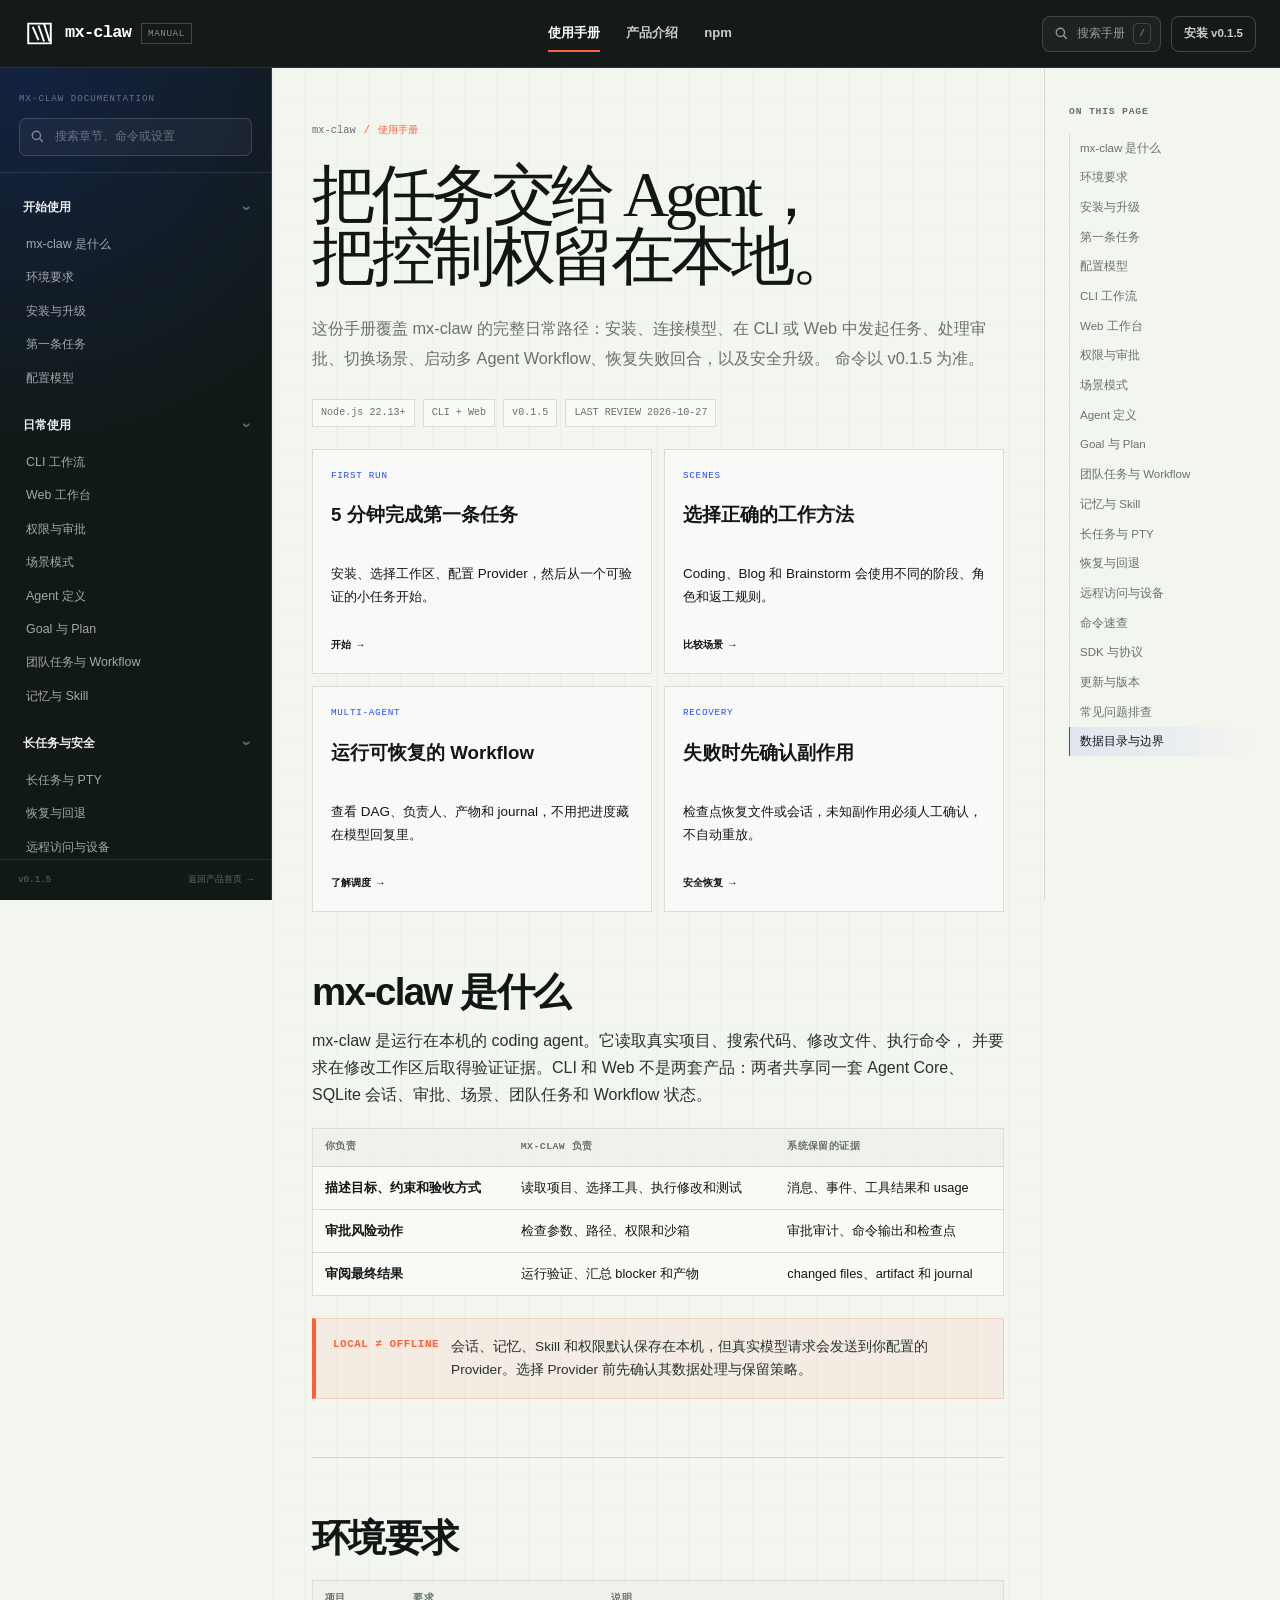
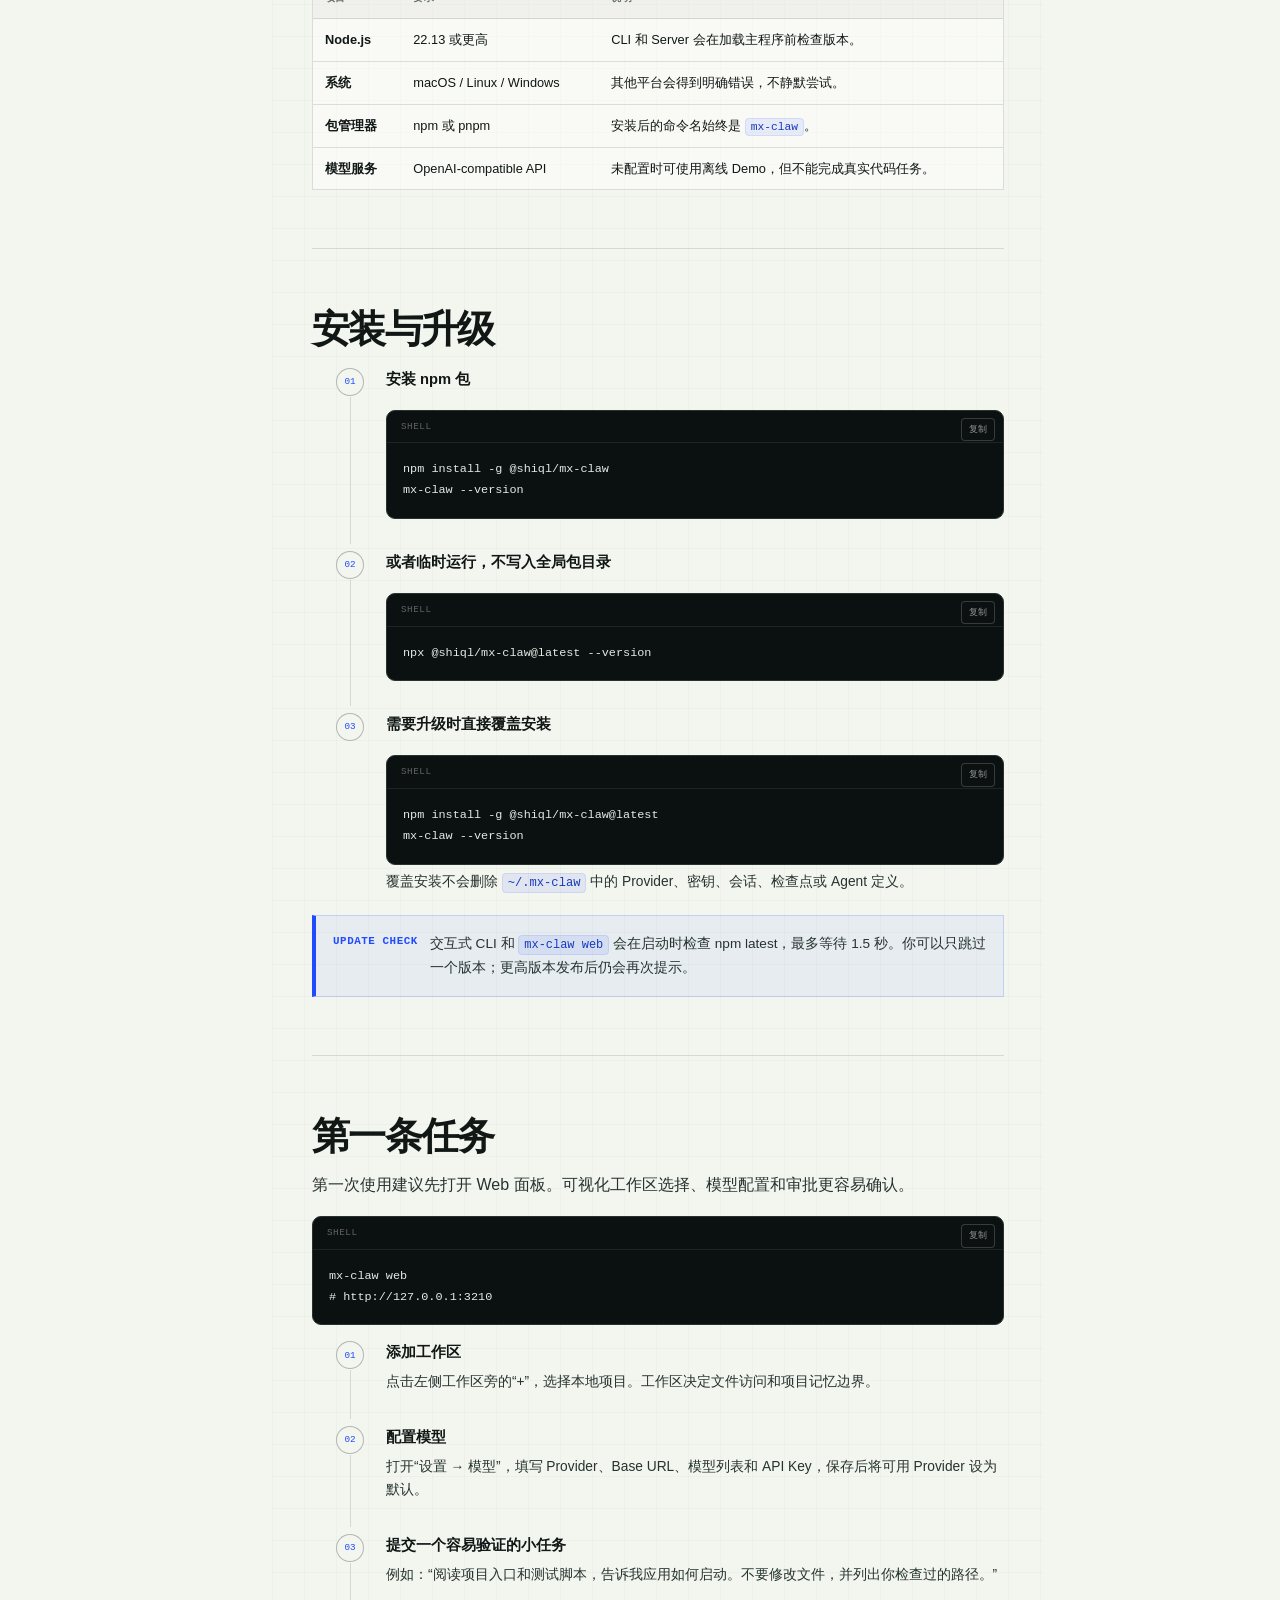
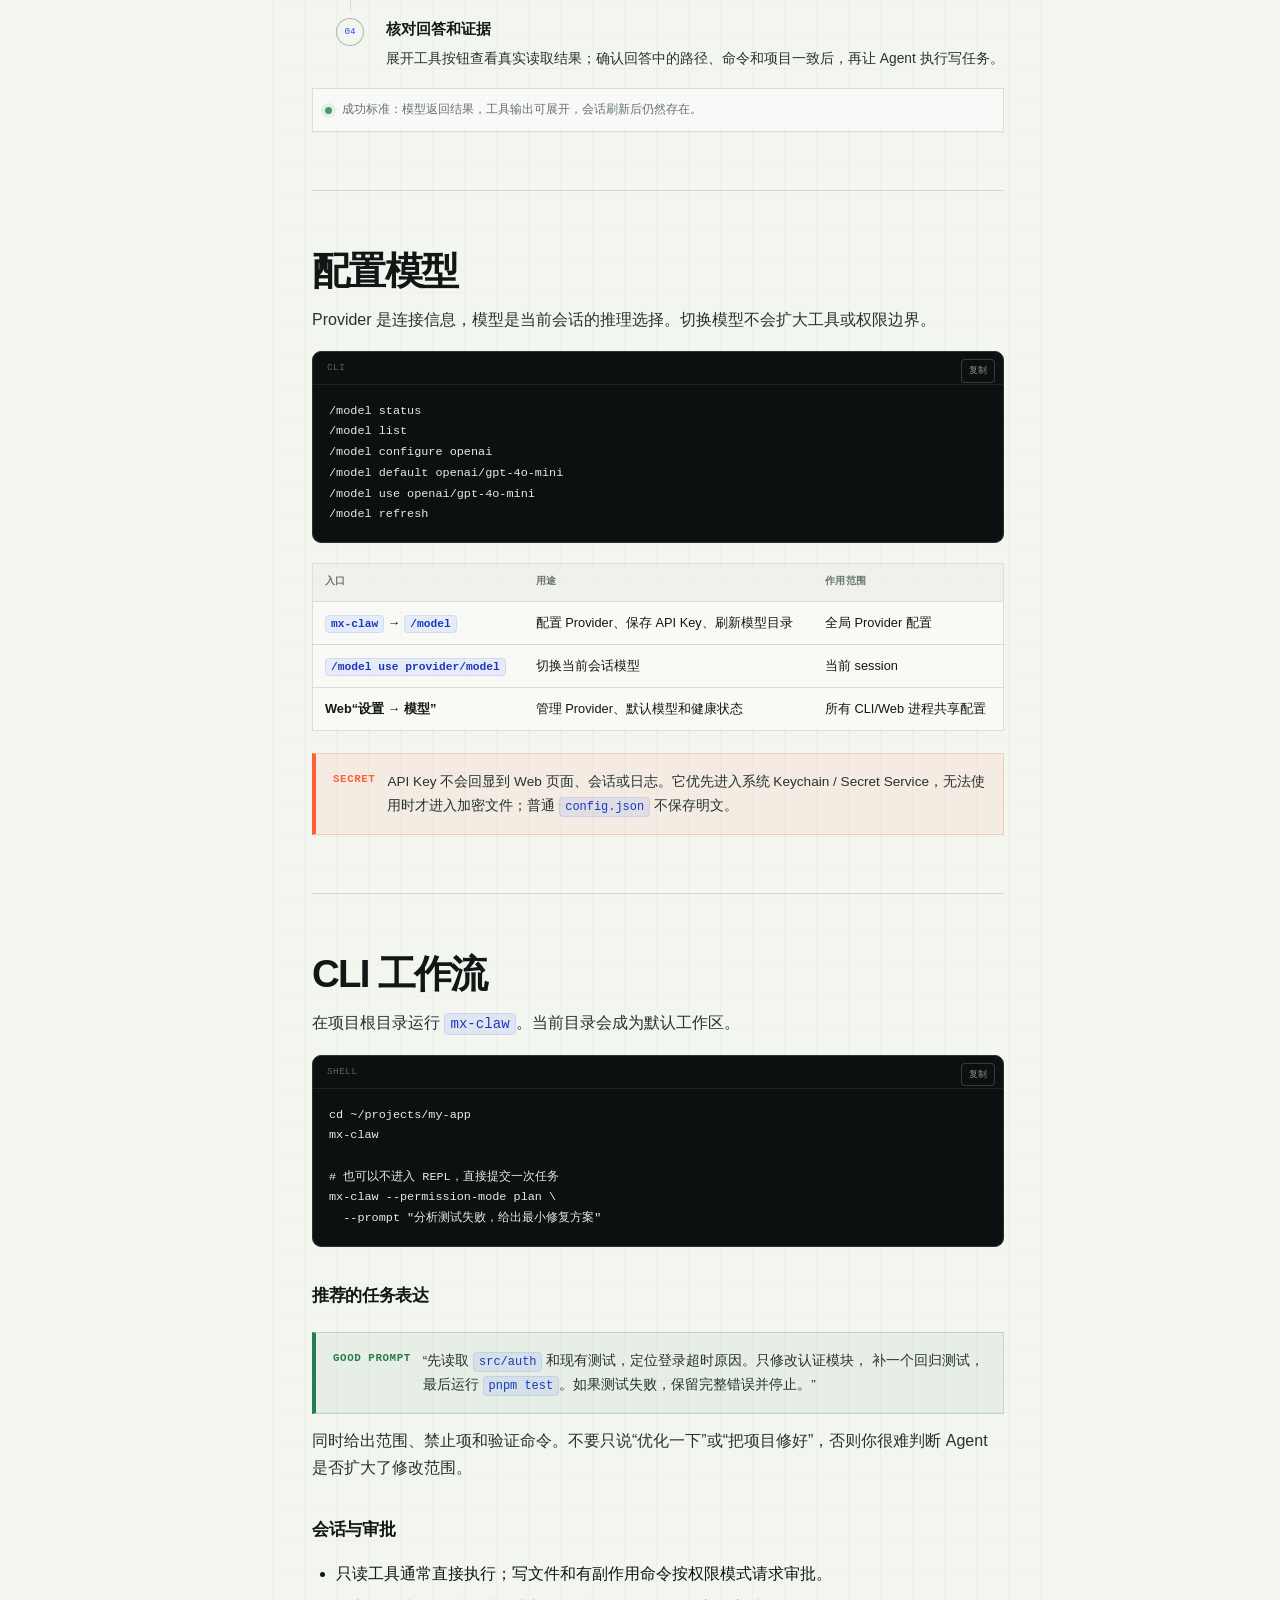
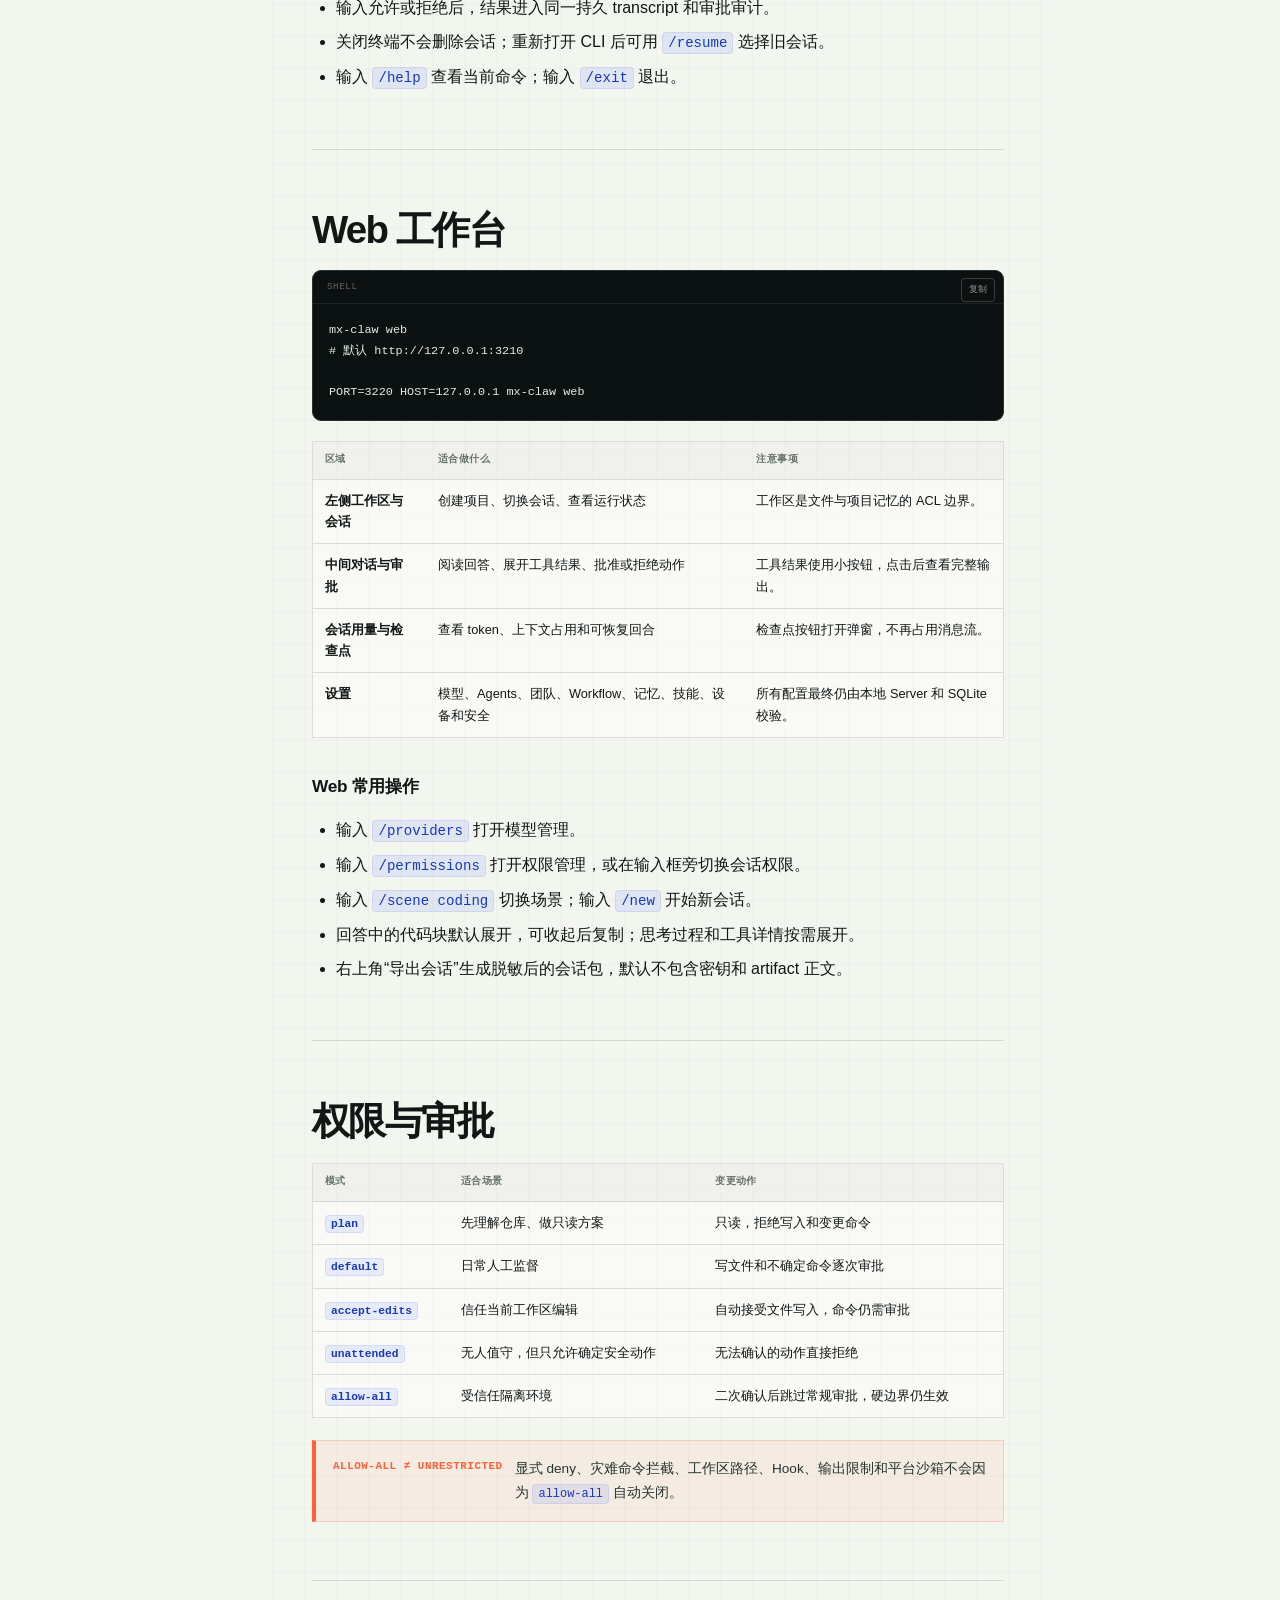
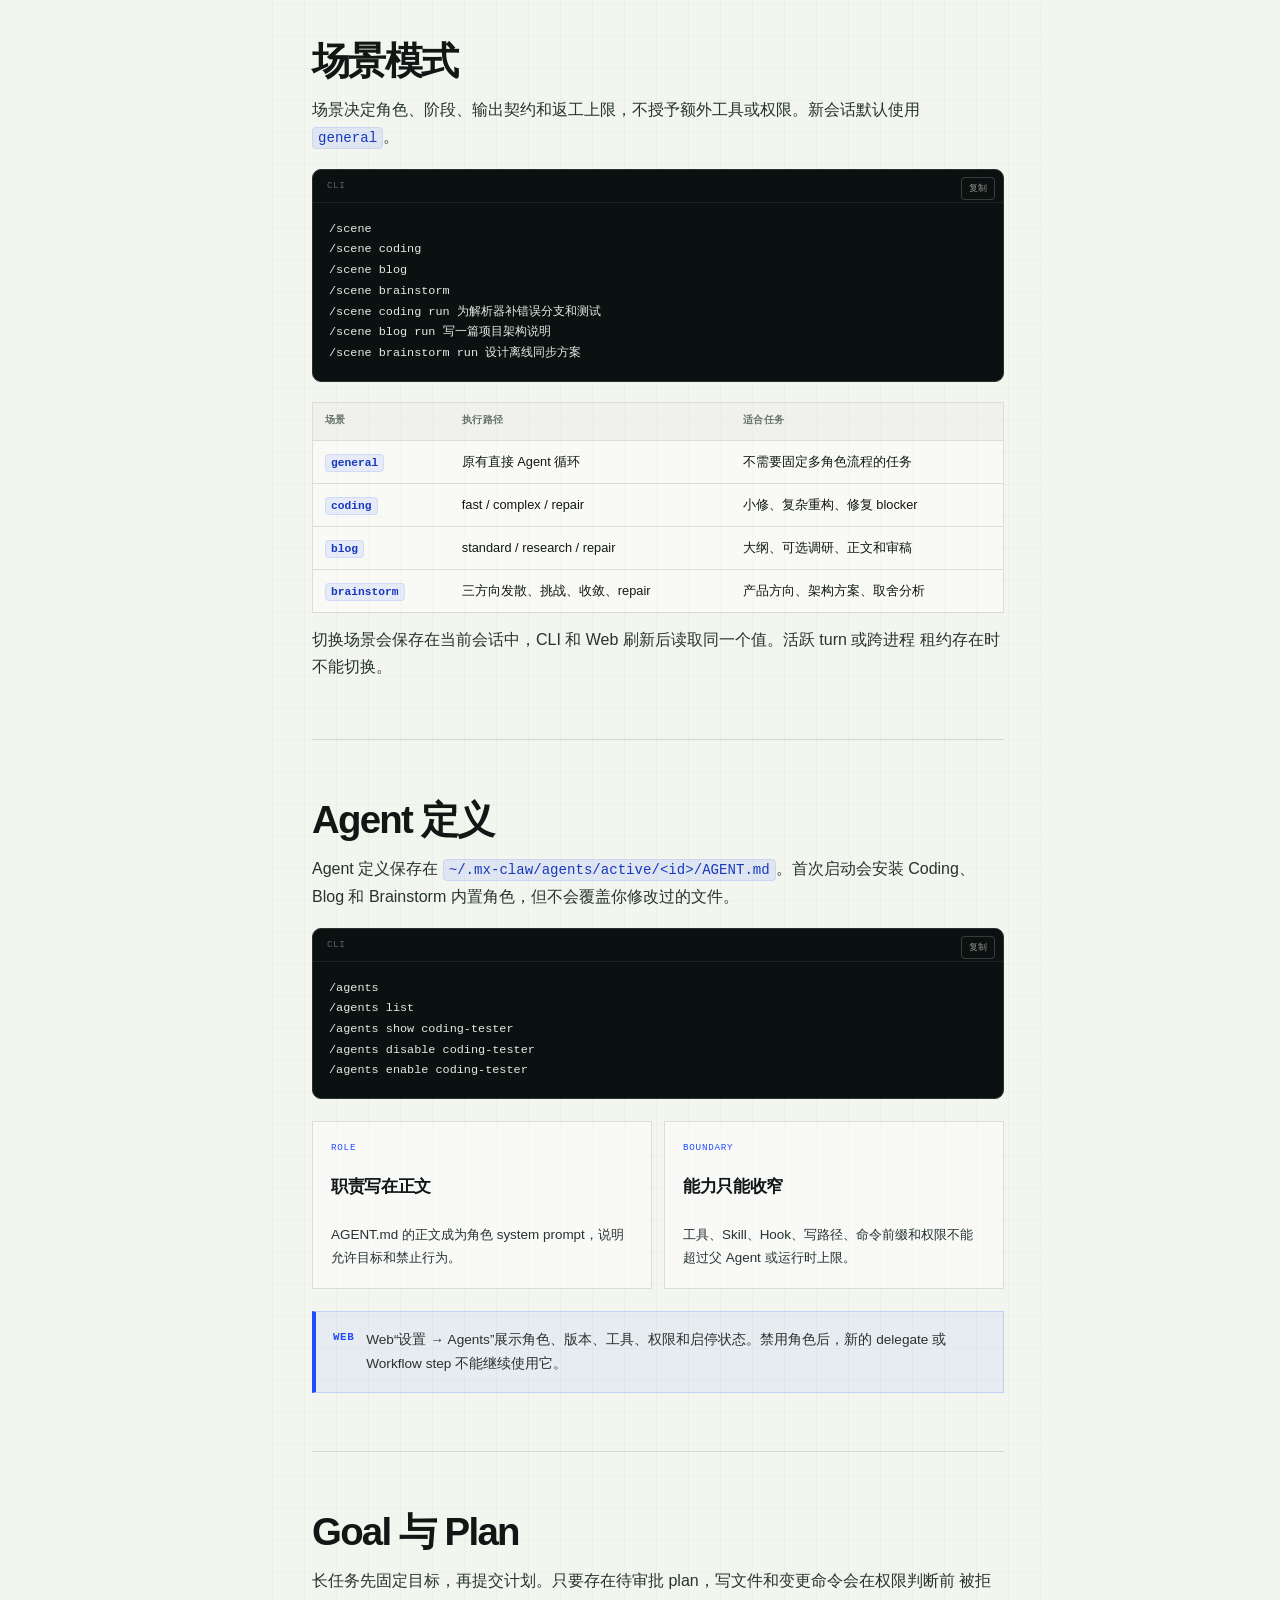
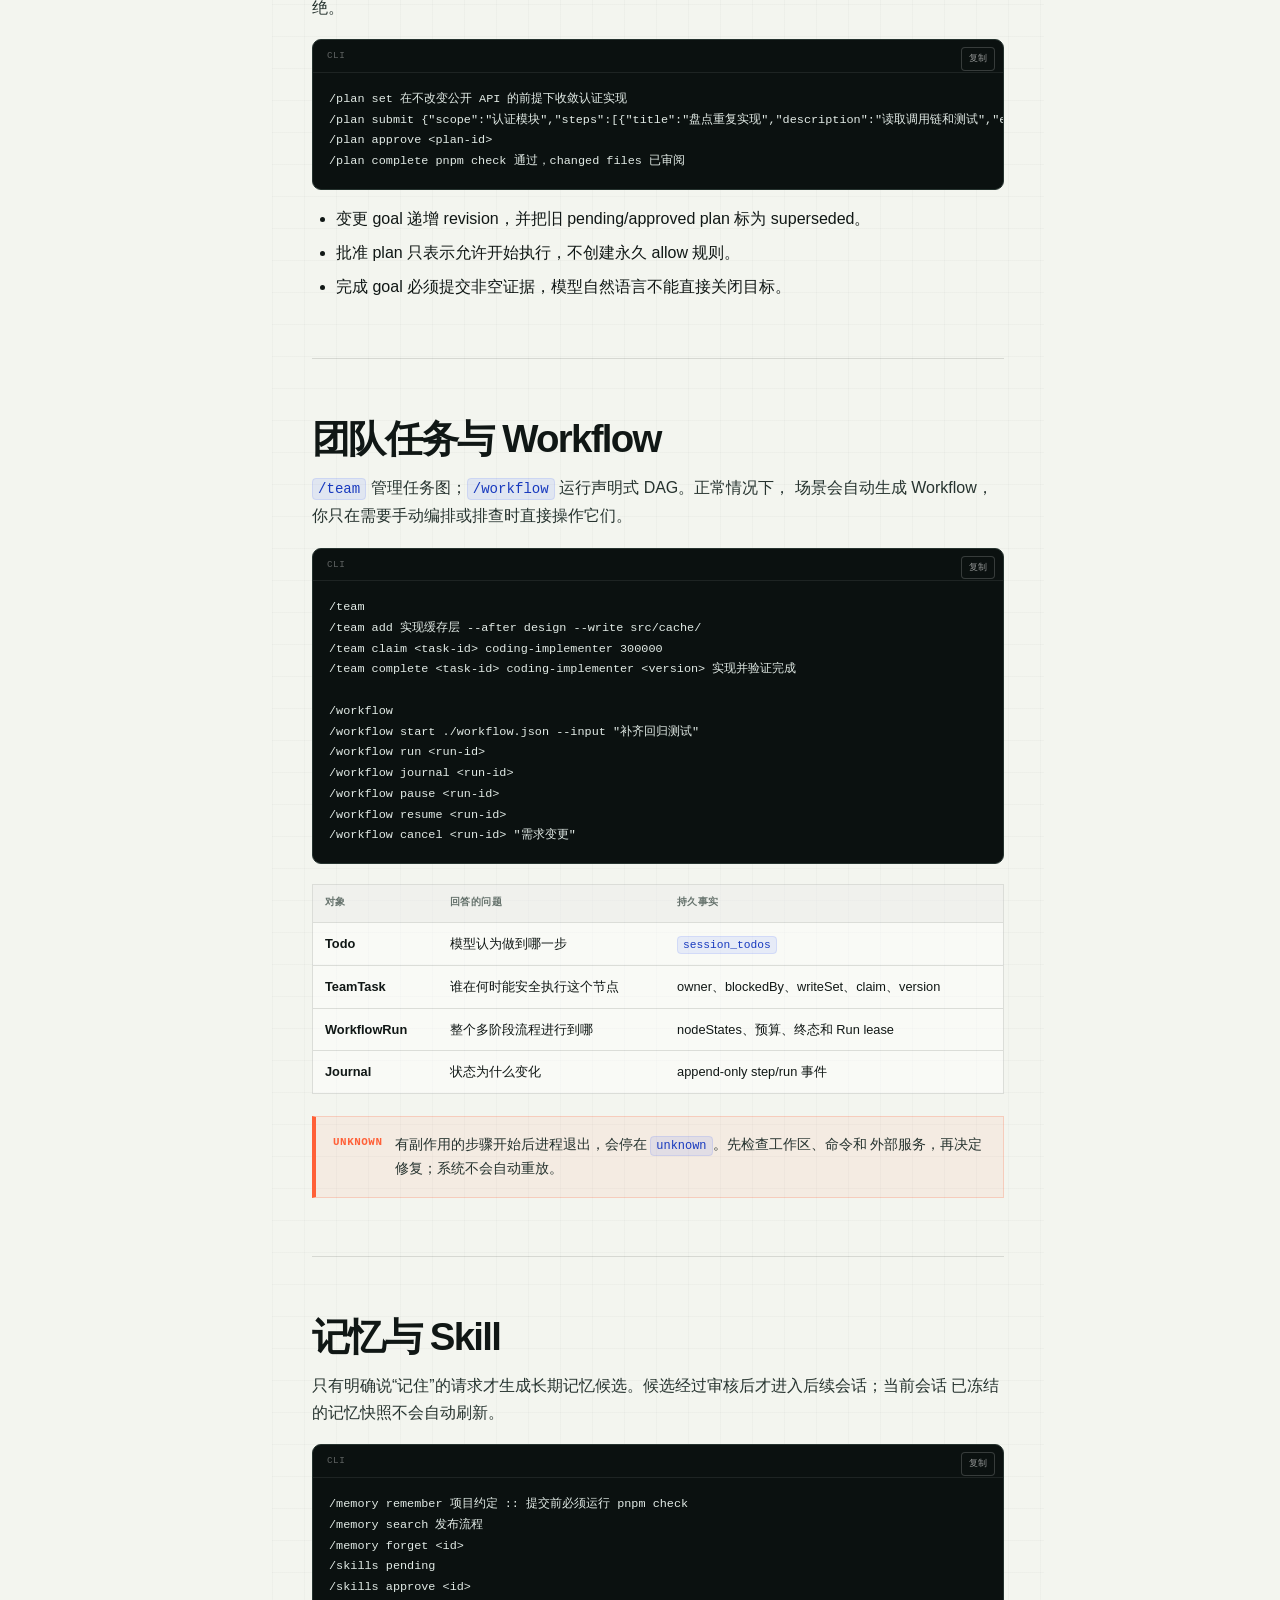
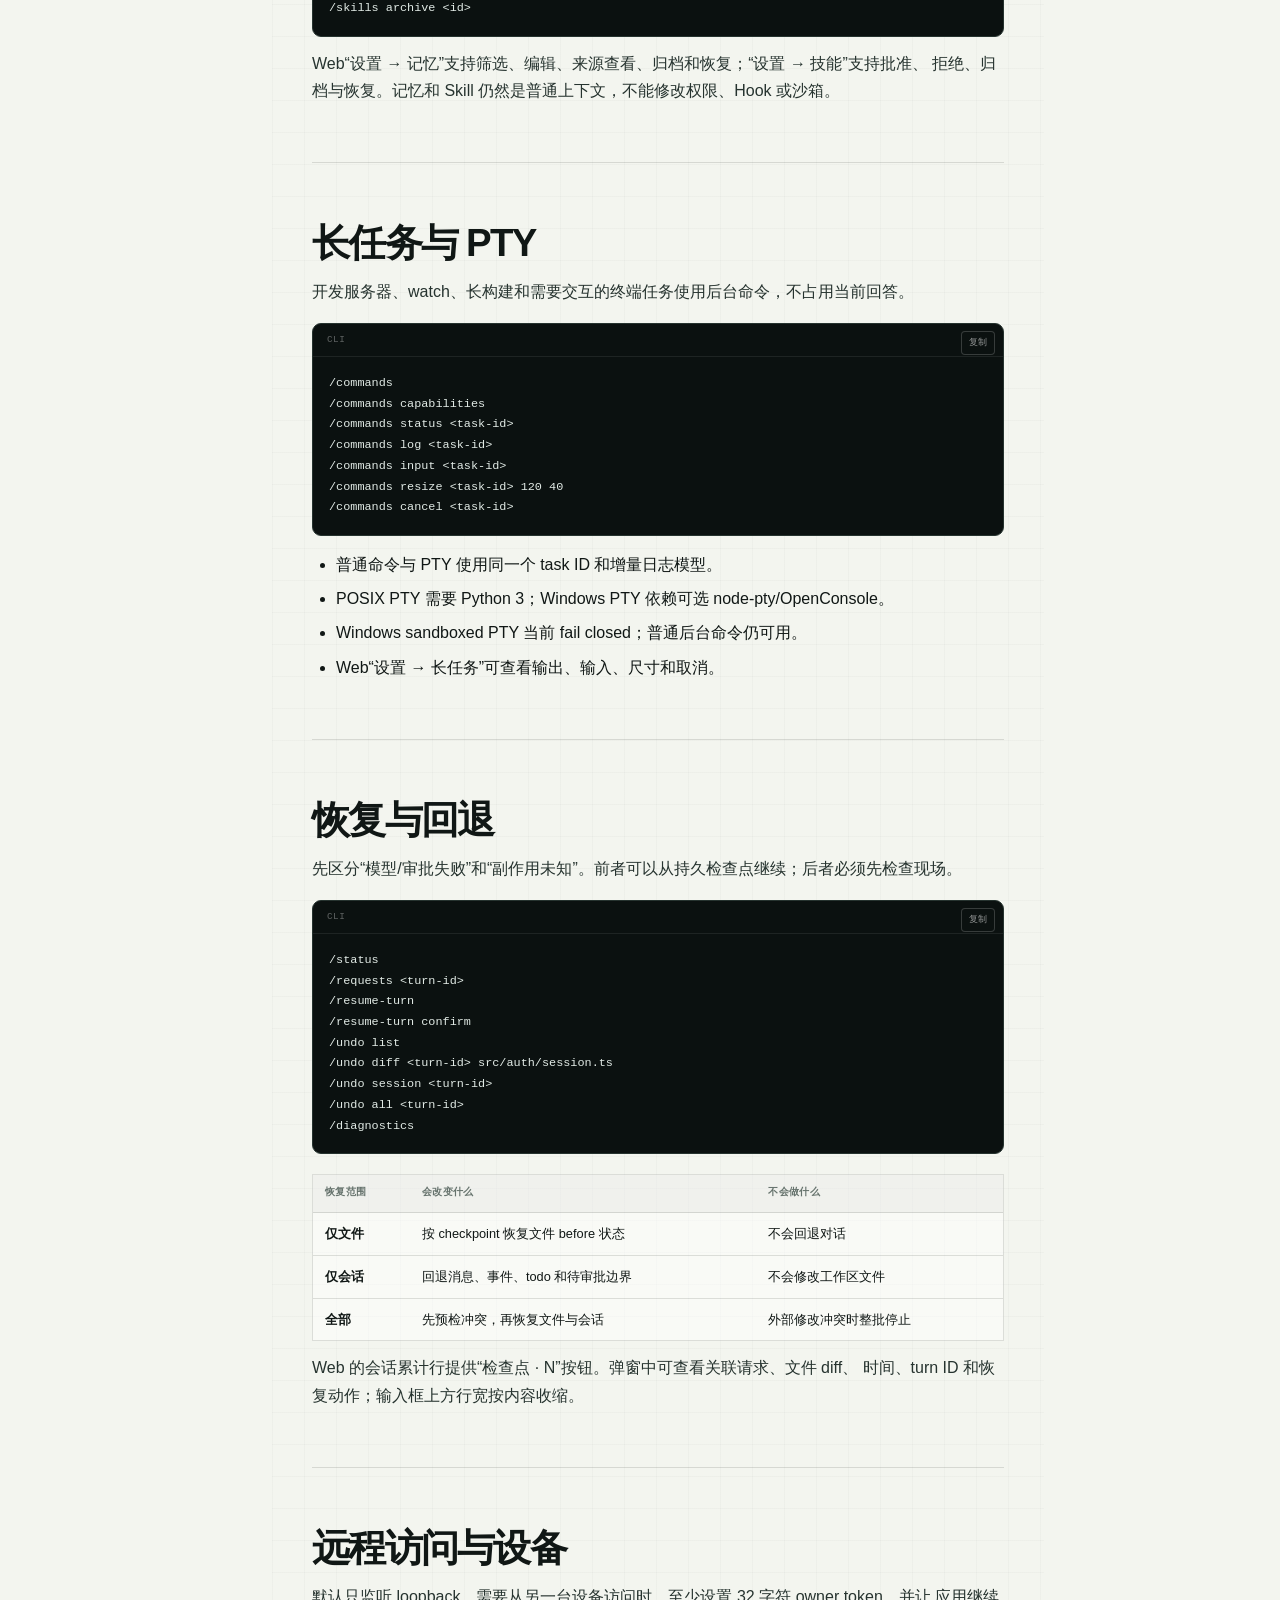
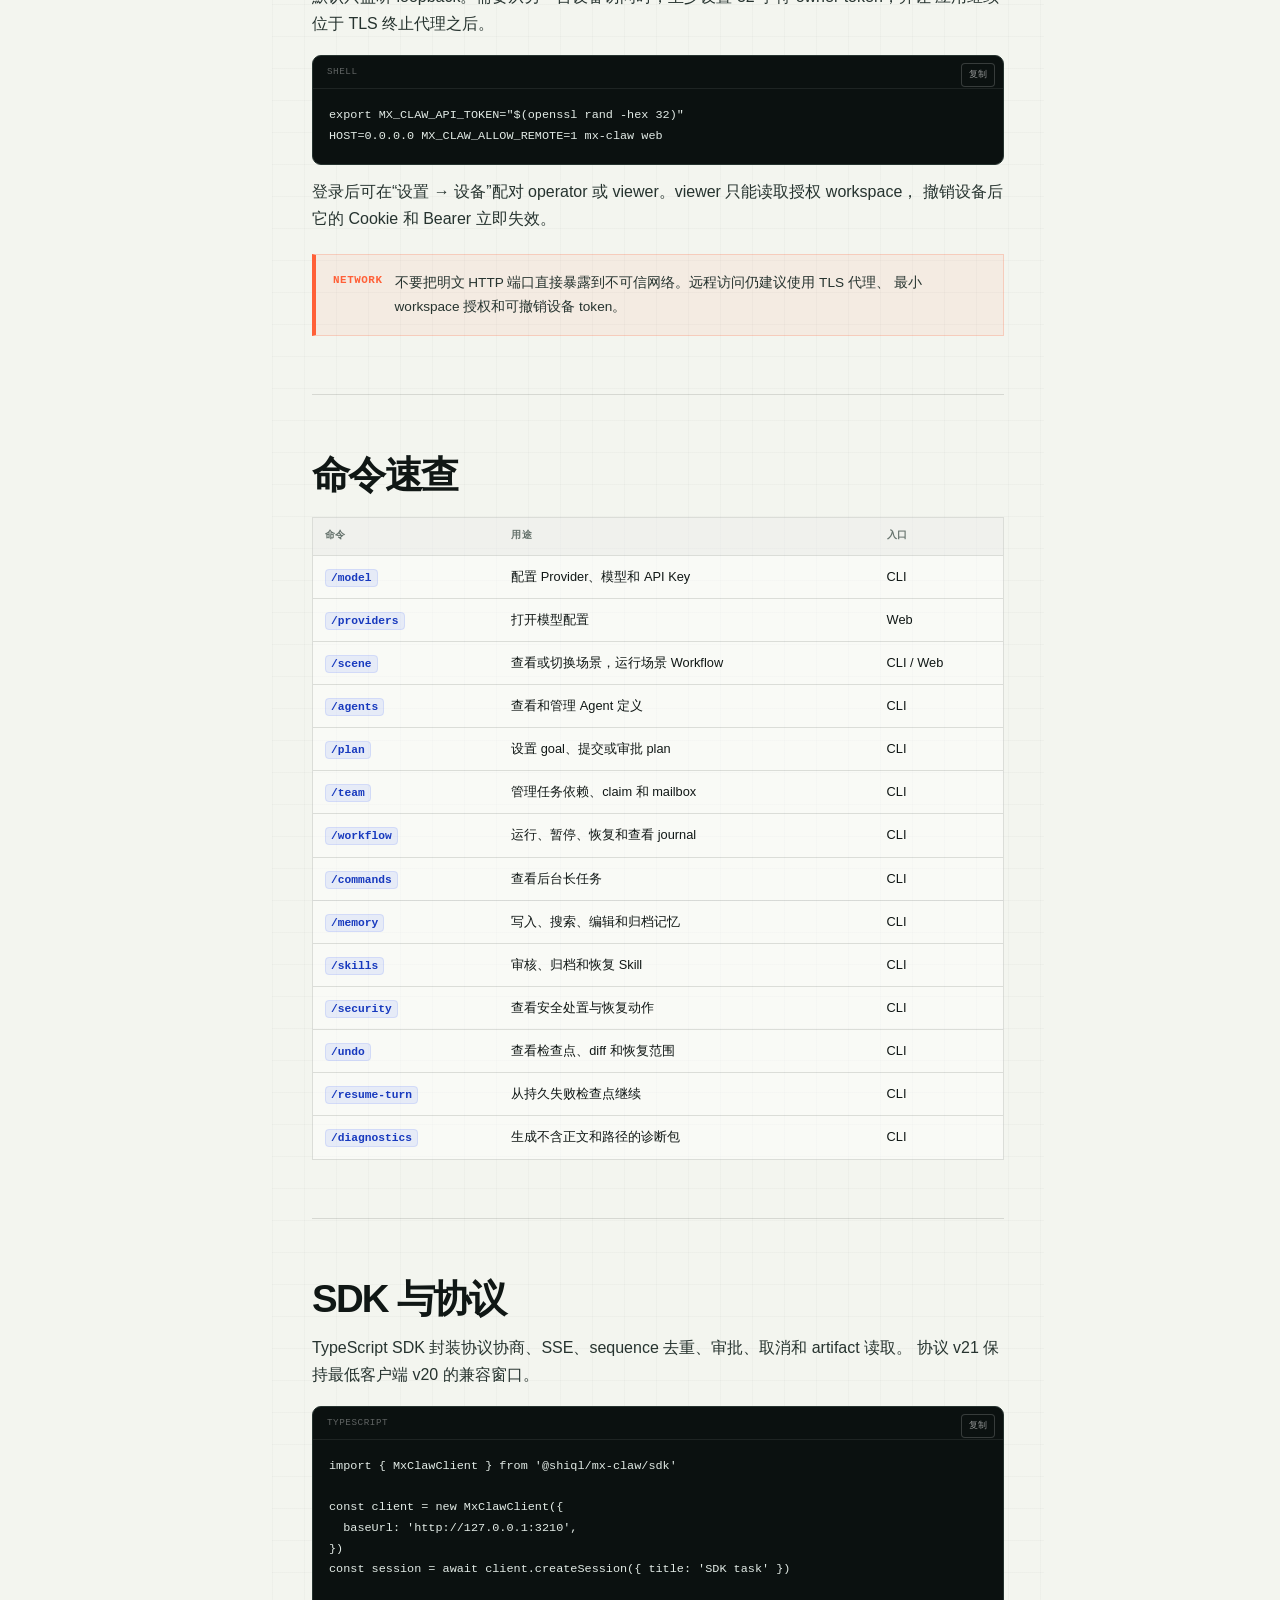
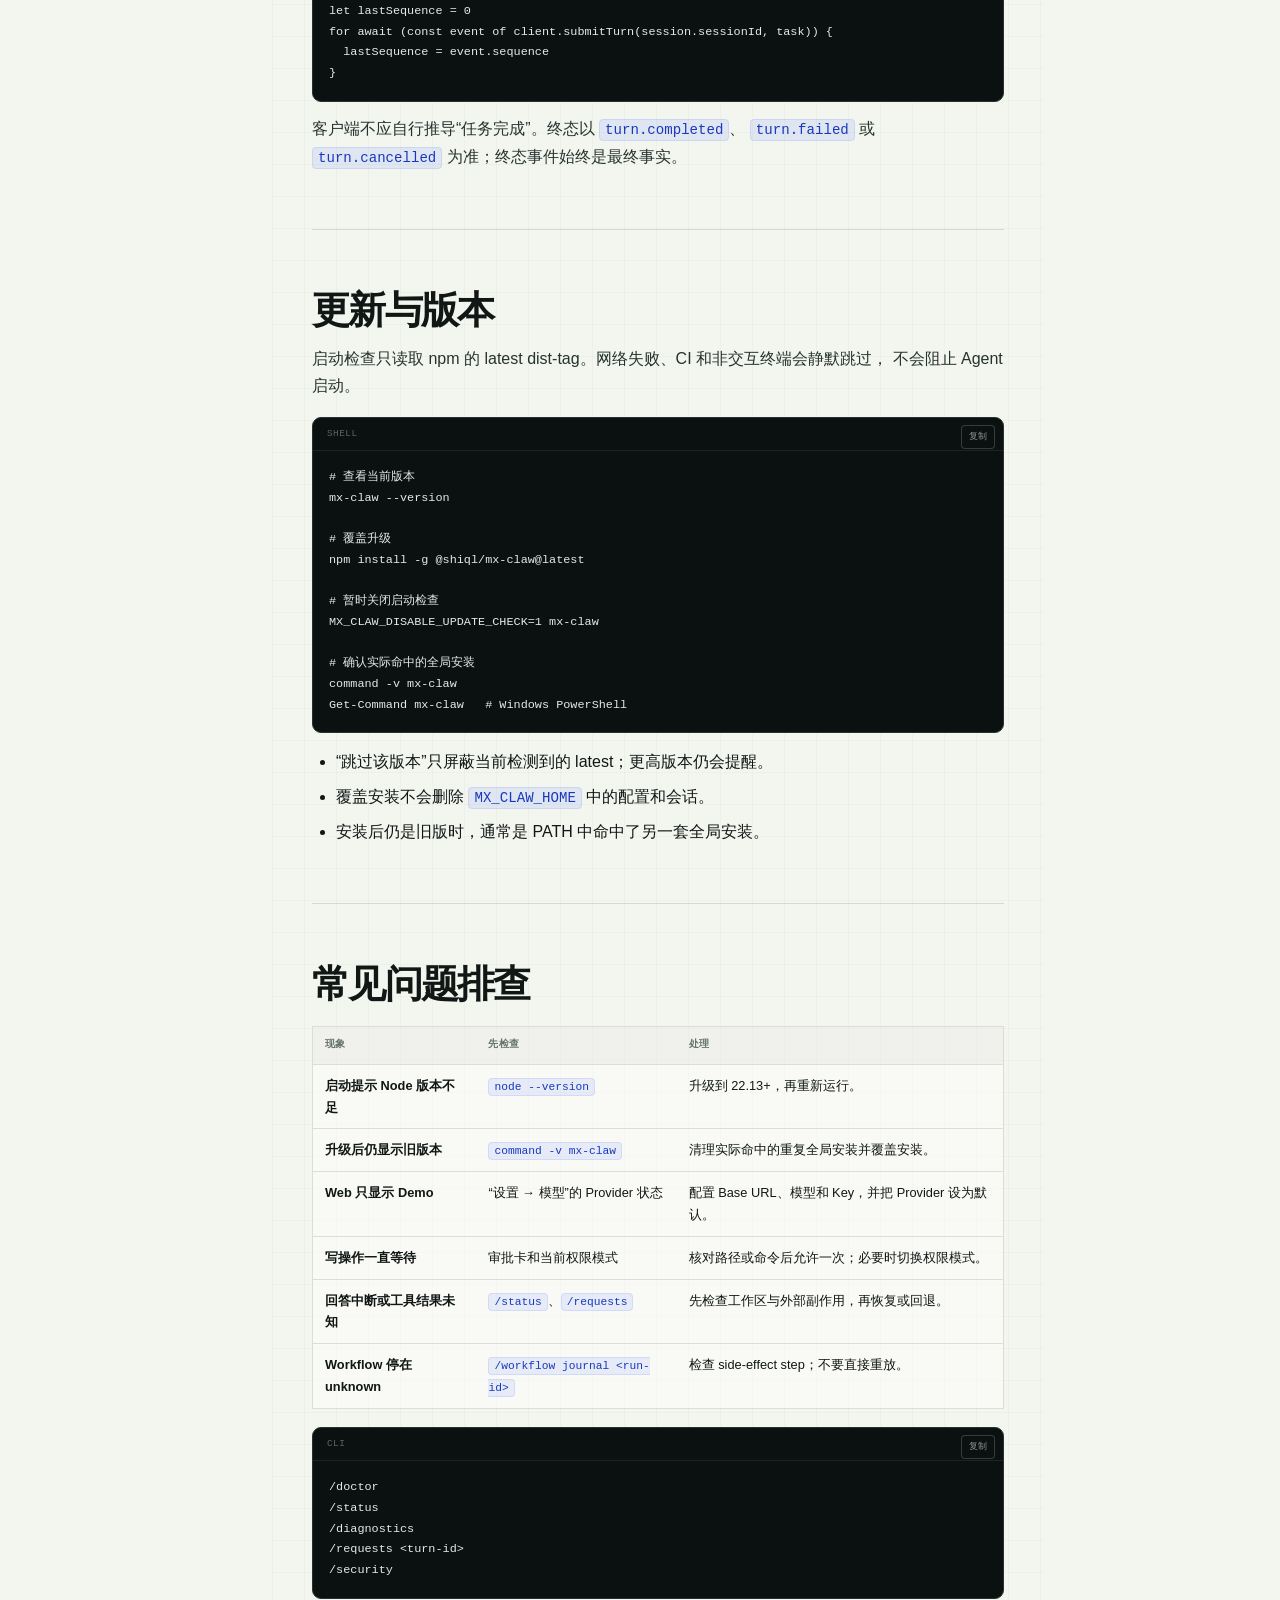
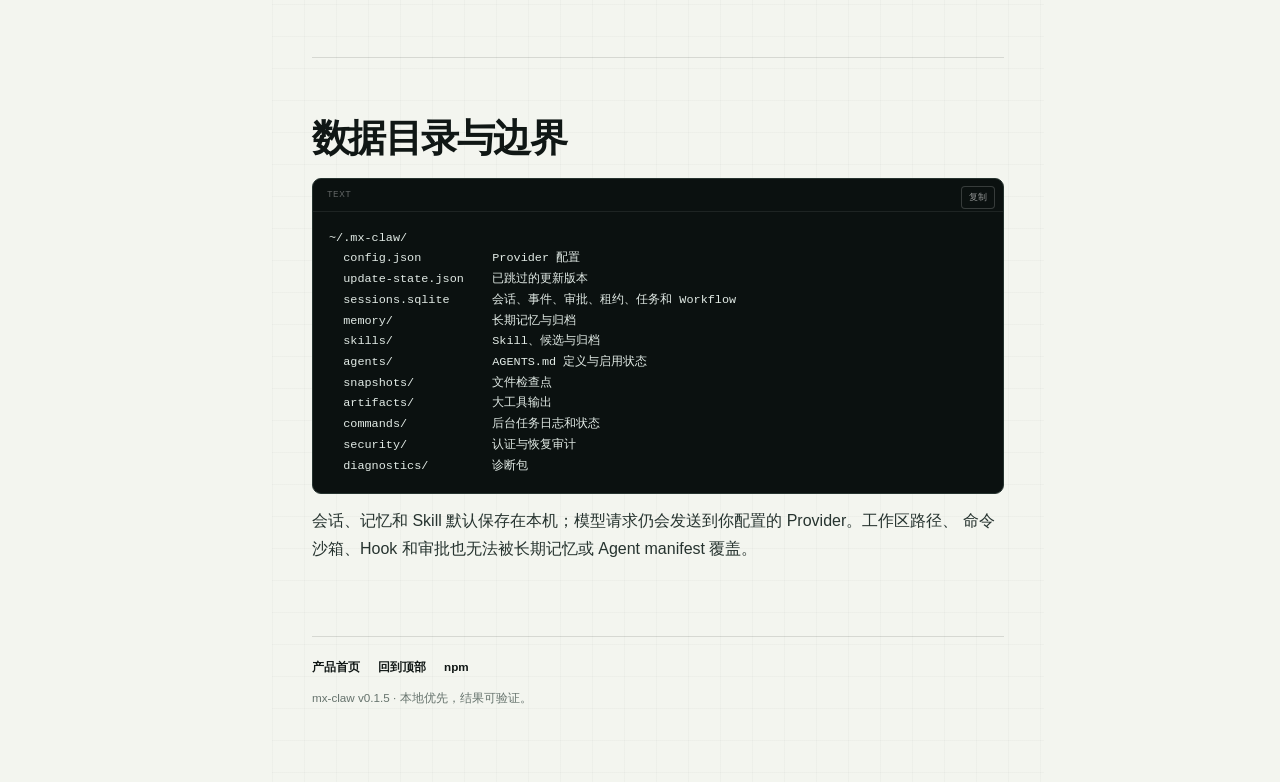
<file: docs/index.html>
<!doctype html>
<!-- mx-claw 使用手册：面向使用者的安装、CLI、Web、场景、工作流、恢复和升级指南。 -->
<html lang="zh-CN">
  <head>
    <meta charset="UTF-8" />
    <meta name="viewport" content="width=device-width, initial-scale=1.0" />
    <meta
      name="description"
      content="mx-claw 使用手册：安装、配置模型、使用 CLI 与 Web 面板、切换场景、管理团队任务与 Workflow、恢复会话以及安全升级。"
    />
    <meta name="theme-color" content="#0b1110" />
    <meta property="og:type" content="article" />
    <meta property="og:title" content="mx-claw 使用手册" />
    <meta
      property="og:description"
      content="从第一条任务到场景、多 Agent 工作流、检查点恢复和远程访问的完整使用指南。"
    />
    <meta property="og:url" content="https://sql668.github.io/mx-claw-site/docs/" />
    <meta property="og:site_name" content="mx-claw" />
    <meta property="og:image" content="https://sql668.github.io/mx-claw-site/og-image.png" />
    <meta name="twitter:card" content="summary" />
    <meta name="twitter:title" content="mx-claw 使用手册" />
    <meta
      name="twitter:description"
      content="安装、配置模型、使用 CLI 与 Web、运行场景工作流、恢复会话和升级。"
    />
    <meta name="twitter:image" content="https://sql668.github.io/mx-claw-site/og-image.png" />
    <link rel="canonical" href="https://sql668.github.io/mx-claw-site/docs/" />
    <title>mx-claw 使用手册</title>
    <link rel="icon" href="../favicon.svg" type="image/svg+xml" />
    <link rel="stylesheet" href="./docs.css?v=20261027-1" />
  </head>
  <body>
    <a class="skip-link" href="#docs-article">跳到正文</a>

    <header class="docs-header">
      <div class="docs-header-inner">
        <a class="docs-brand" href="../" aria-label="返回 mx-claw 产品首页">
          <svg class="docs-brand-mark" viewBox="0 0 44 44" aria-hidden="true">
            <path d="M6 8h32v28H6z" />
            <path d="M13 14 20 30M21 12l7 20M29 10l7 22" />
          </svg>
          <span class="docs-brand-word">mx-claw</span>
          <span class="docs-brand-tag">MANUAL</span>
        </a>

        <nav class="docs-top-nav" aria-label="站点导航">
          <a href="./" aria-current="page">使用手册</a>
          <a href="../">产品介绍</a>
          <a href="https://www.npmjs.com/package/@shiql/mx-claw" target="_blank" rel="noreferrer">
            npm
          </a>
        </nav>

        <div class="docs-header-tools">
          <button class="docs-search-trigger" type="button" data-focus-docs-search>
            <svg viewBox="0 0 20 20" aria-hidden="true">
              <circle cx="8.5" cy="8.5" r="5.5"></circle>
              <path d="m13 13 4 4"></path>
            </svg>
            <span>搜索手册</span>
            <kbd>/</kbd>
          </button>
          <a
            class="docs-header-action"
            href="https://www.npmjs.com/package/@shiql/mx-claw"
            target="_blank"
            rel="noreferrer"
          >
            安装 v0.1.5
          </a>
        </div>

        <button
          class="docs-menu-toggle"
          type="button"
          aria-expanded="false"
          aria-controls="docs-sidebar"
          data-docs-menu-toggle
        >
          <span></span>
          <span></span>
          <span></span>
          <span class="sr-only">打开文档导航</span>
        </button>
      </div>
    </header>

    <div class="docs-shell">
      <aside class="docs-sidebar" id="docs-sidebar" data-docs-sidebar>
        <div class="docs-sidebar-head">
          <p class="docs-sidebar-kicker">mx-claw documentation</p>
          <label class="docs-search-field">
            <svg viewBox="0 0 20 20" aria-hidden="true">
              <circle cx="8.5" cy="8.5" r="5.5"></circle>
              <path d="m13 13 4 4"></path>
            </svg>
            <span class="sr-only">搜索手册章节</span>
            <input
              type="search"
              placeholder="搜索章节、命令或设置"
              autocomplete="off"
              data-docs-search
            />
          </label>
          <p class="docs-search-empty" hidden data-docs-search-empty>没有匹配的章节。</p>
        </div>

        <div class="docs-sidebar-scroll">
          <nav class="docs-nav" aria-label="使用手册目录">
            <details open data-doc-group>
              <summary>开始使用</summary>
              <div class="docs-nav-list">
                <a
                  href="#overview"
                  data-doc-link
                  data-keywords="介绍 产品 本地优先 agent"
                >
                  mx-claw 是什么
                </a>
                <a
                  href="#requirements"
                  data-doc-link
                  data-keywords="环境 node npm 版本 系统要求"
                >
                  环境要求
                </a>
                <a href="#install" data-doc-link data-keywords="安装 npm npx 升级">
                  安装与升级
                </a>
                <a href="#first-run" data-doc-link data-keywords="首次 启动 工作区 第一条任务">
                  第一条任务
                </a>
                <a href="#models" data-doc-link data-keywords="模型 provider api key openai ollama">
                  配置模型
                </a>
              </div>
            </details>

            <details open data-doc-group>
              <summary>日常使用</summary>
              <div class="docs-nav-list">
                <a href="#cli" data-doc-link data-keywords="cli 终端 repl 命令">
                  CLI 工作流
                </a>
                <a href="#web" data-doc-link data-keywords="web 面板 审批 设置 工作区">
                  Web 工作台
                </a>
                <a href="#permissions" data-doc-link data-keywords="权限 审批 allow all plan">
                  权限与审批
                </a>
                <a href="#scenes" data-doc-link data-keywords="scene coding blog brainstorm 场景">
                  场景模式
                </a>
                <a href="#agents" data-doc-link data-keywords="agent 角色 定义 manifest">
                  Agent 定义
                </a>
                <a href="#goals-plans" data-doc-link data-keywords="goal plan 目标 计划 审批">
                  Goal 与 Plan
                </a>
                <a href="#team-workflow" data-doc-link data-keywords="team workflow dag 团队 工作流">
                  团队任务与 Workflow
                </a>
                <a href="#memory-skills" data-doc-link data-keywords="memory skill 记忆 技能">
                  记忆与 Skill
                </a>
              </div>
            </details>

            <details open data-doc-group>
              <summary>长任务与安全</summary>
              <div class="docs-nav-list">
                <a href="#long-tasks" data-doc-link data-keywords="后台命令 pty 长任务 日志">
                  长任务与 PTY
                </a>
                <a href="#recovery" data-doc-link data-keywords="恢复 检查点 unknown 回退">
                  恢复与回退
                </a>
                <a href="#remote" data-doc-link data-keywords="远程 token device viewer">
                  远程访问与设备
                </a>
              </div>
            </details>

            <details open data-doc-group>
              <summary>参考与排障</summary>
              <div class="docs-nav-list">
                <a href="#commands" data-doc-link data-keywords="命令 速查 slash command">
                  命令速查
                </a>
                <a href="#sdk" data-doc-link data-keywords="sdk protocol api sse">
                  SDK 与协议
                </a>
                <a href="#upgrade" data-doc-link data-keywords="更新 版本 升级 npm pnpm">
                  更新与版本
                </a>
                <a href="#troubleshooting" data-doc-link data-keywords="故障 排查 报错 环境">
                  常见问题排查
                </a>
                <a href="#data" data-doc-link data-keywords="数据 目录 sqlite 配置 隐私">
                  数据目录与边界
                </a>
              </div>
            </details>
          </nav>
        </div>

        <div class="docs-sidebar-foot">
          <span>v0.1.5</span>
          <a href="../">返回产品首页 →</a>
        </div>
      </aside>

      <button
        class="docs-overlay"
        type="button"
        aria-label="关闭文档导航"
        data-docs-overlay
      ></button>

      <main class="docs-main">
        <article class="docs-article" id="docs-article" data-docs-article>
          <div class="docs-breadcrumb">
            <a href="../">mx-claw</a>
            <span>/</span>
            <span>使用手册</span>
          </div>

          <h1>把任务交给 Agent，<br />把控制权留在本地。</h1>
          <p class="docs-lede">
            这份手册覆盖 mx-claw 的完整日常路径：安装、连接模型、在 CLI 或 Web
            中发起任务、处理审批、切换场景、启动多 Agent Workflow、恢复失败回合，以及安全升级。
            命令以 v0.1.5 为准。
          </p>
          <ul class="docs-meta" aria-label="手册信息">
            <li>Node.js 22.13+</li>
            <li>CLI + Web</li>
            <li>v0.1.5</li>
            <li>LAST REVIEW 2026-10-27</li>
          </ul>

          <details class="docs-mobile-toc">
            <summary>本页内容</summary>
            <ol data-mobile-toc></ol>
          </details>

          <div class="docs-card-grid">
            <a class="docs-card" href="#first-run">
              <span class="docs-card-tag">FIRST RUN</span>
              <h3>5 分钟完成第一条任务</h3>
              <p>安装、选择工作区、配置 Provider，然后从一个可验证的小任务开始。</p>
              <span class="docs-card-cta">开始 →</span>
            </a>
            <a class="docs-card" href="#scenes">
              <span class="docs-card-tag">SCENES</span>
              <h3>选择正确的工作方法</h3>
              <p>Coding、Blog 和 Brainstorm 会使用不同的阶段、角色和返工规则。</p>
              <span class="docs-card-cta">比较场景 →</span>
            </a>
            <a class="docs-card" href="#team-workflow">
              <span class="docs-card-tag">MULTI-AGENT</span>
              <h3>运行可恢复的 Workflow</h3>
              <p>查看 DAG、负责人、产物和 journal，不用把进度藏在模型回复里。</p>
              <span class="docs-card-cta">了解调度 →</span>
            </a>
            <a class="docs-card" href="#recovery">
              <span class="docs-card-tag">RECOVERY</span>
              <h3>失败时先确认副作用</h3>
              <p>检查点恢复文件或会话，未知副作用必须人工确认，不自动重放。</p>
              <span class="docs-card-cta">安全恢复 →</span>
            </a>
          </div>

          <section class="docs-section" aria-labelledby="overview">
            <h2 class="docs-section-anchor" id="overview">mx-claw 是什么</h2>
            <p>
              mx-claw 是运行在本机的 coding agent。它读取真实项目、搜索代码、修改文件、执行命令，
              并要求在修改工作区后取得验证证据。CLI 和 Web 不是两套产品：两者共享同一套
              Agent Core、SQLite 会话、审批、场景、团队任务和 Workflow 状态。
            </p>

            <div class="docs-table-wrap">
              <table class="docs-table">
                <thead>
                  <tr>
                    <th>你负责</th>
                    <th>mx-claw 负责</th>
                    <th>系统保留的证据</th>
                  </tr>
                </thead>
                <tbody>
                  <tr>
                    <td>描述目标、约束和验收方式</td>
                    <td>读取项目、选择工具、执行修改和测试</td>
                    <td>消息、事件、工具结果和 usage</td>
                  </tr>
                  <tr>
                    <td>审批风险动作</td>
                    <td>检查参数、路径、权限和沙箱</td>
                    <td>审批审计、命令输出和检查点</td>
                  </tr>
                  <tr>
                    <td>审阅最终结果</td>
                    <td>运行验证、汇总 blocker 和产物</td>
                    <td>changed files、artifact 和 journal</td>
                  </tr>
                </tbody>
              </table>
            </div>

            <aside class="docs-callout" data-tone="warning">
              <span class="docs-callout-mark">LOCAL ≠ OFFLINE</span>
              <p>
                会话、记忆、Skill 和权限默认保存在本机，但真实模型请求会发送到你配置的
                Provider。选择 Provider 前先确认其数据处理与保留策略。
              </p>
            </aside>
          </section>

          <section class="docs-section" aria-labelledby="requirements">
            <h2 class="docs-section-anchor" id="requirements">环境要求</h2>
            <div class="docs-table-wrap">
              <table class="docs-table">
                <thead>
                  <tr>
                    <th>项目</th>
                    <th>要求</th>
                    <th>说明</th>
                  </tr>
                </thead>
                <tbody>
                  <tr>
                    <td>Node.js</td>
                    <td>22.13 或更高</td>
                    <td>CLI 和 Server 会在加载主程序前检查版本。</td>
                  </tr>
                  <tr>
                    <td>系统</td>
                    <td>macOS / Linux / Windows</td>
                    <td>其他平台会得到明确错误，不静默尝试。</td>
                  </tr>
                  <tr>
                    <td>包管理器</td>
                    <td>npm 或 pnpm</td>
                    <td>安装后的命令名始终是 <code>mx-claw</code>。</td>
                  </tr>
                  <tr>
                    <td>模型服务</td>
                    <td>OpenAI-compatible API</td>
                    <td>未配置时可使用离线 Demo，但不能完成真实代码任务。</td>
                  </tr>
                </tbody>
              </table>
            </div>
          </section>

          <section class="docs-section" aria-labelledby="install">
            <h2 class="docs-section-anchor" id="install">安装与升级</h2>
            <ol class="docs-steps">
              <li>
                <strong>安装 npm 包</strong>
                <div class="docs-code" data-language="shell">
                  <pre><code>npm install -g @shiql/mx-claw
mx-claw --version</code></pre>
                </div>
              </li>
              <li>
                <strong>或者临时运行，不写入全局包目录</strong>
                <div class="docs-code" data-language="shell">
                  <pre><code>npx @shiql/mx-claw@latest --version</code></pre>
                </div>
              </li>
              <li>
                <strong>需要升级时直接覆盖安装</strong>
                <div class="docs-code" data-language="shell">
                  <pre><code>npm install -g @shiql/mx-claw@latest
mx-claw --version</code></pre>
                </div>
                <p>
                  覆盖安装不会删除 <code>~/.mx-claw</code> 中的 Provider、密钥、会话、检查点或
                  Agent 定义。
                </p>
              </li>
            </ol>
            <aside class="docs-callout">
              <span class="docs-callout-mark">UPDATE CHECK</span>
              <p>
                交互式 CLI 和 <code>mx-claw web</code> 会在启动时检查 npm latest，最多等待
                1.5 秒。你可以只跳过一个版本；更高版本发布后仍会再次提示。
              </p>
            </aside>
          </section>

          <section class="docs-section" aria-labelledby="first-run">
            <h2 class="docs-section-anchor" id="first-run">第一条任务</h2>
            <p>
              第一次使用建议先打开 Web 面板。可视化工作区选择、模型配置和审批更容易确认。
            </p>
            <div class="docs-code" data-language="shell">
              <pre><code>mx-claw web
# http://127.0.0.1:3210</code></pre>
            </div>
            <ol class="docs-steps">
              <li>
                <strong>添加工作区</strong>
                <p>点击左侧工作区旁的“+”，选择本地项目。工作区决定文件访问和项目记忆边界。</p>
              </li>
              <li>
                <strong>配置模型</strong>
                <p>
                  打开“设置 → 模型”，填写 Provider、Base URL、模型列表和 API Key，保存后将可用
                  Provider 设为默认。
                </p>
              </li>
              <li>
                <strong>提交一个容易验证的小任务</strong>
                <p>
                  例如：“阅读项目入口和测试脚本，告诉我应用如何启动。不要修改文件，并列出你检查过的路径。”
                </p>
              </li>
              <li>
                <strong>核对回答和证据</strong>
                <p>
                  展开工具按钮查看真实读取结果；确认回答中的路径、命令和项目一致后，再让 Agent
                  执行写任务。
                </p>
              </li>
            </ol>
            <div class="docs-terminal-note">
              <i></i>
              <span>成功标准：模型返回结果，工具输出可展开，会话刷新后仍然存在。</span>
            </div>
          </section>

          <section class="docs-section" aria-labelledby="models">
            <h2 class="docs-section-anchor" id="models">配置模型</h2>
            <p>
              Provider 是连接信息，模型是当前会话的推理选择。切换模型不会扩大工具或权限边界。
            </p>
            <div class="docs-code" data-language="cli">
              <pre><code>/model status
/model list
/model configure openai
/model default openai/gpt-4o-mini
/model use openai/gpt-4o-mini
/model refresh</code></pre>
            </div>
            <div class="docs-table-wrap">
              <table class="docs-table">
                <thead>
                  <tr>
                    <th>入口</th>
                    <th>用途</th>
                    <th>作用范围</th>
                  </tr>
                </thead>
                <tbody>
                  <tr>
                    <td><code>mx-claw</code> → <code>/model</code></td>
                    <td>配置 Provider、保存 API Key、刷新模型目录</td>
                    <td>全局 Provider 配置</td>
                  </tr>
                  <tr>
                    <td><code>/model use provider/model</code></td>
                    <td>切换当前会话模型</td>
                    <td>当前 session</td>
                  </tr>
                  <tr>
                    <td>Web“设置 → 模型”</td>
                    <td>管理 Provider、默认模型和健康状态</td>
                    <td>所有 CLI/Web 进程共享配置</td>
                  </tr>
                </tbody>
              </table>
            </div>
            <aside class="docs-callout" data-tone="warning">
              <span class="docs-callout-mark">SECRET</span>
              <p>
                API Key 不会回显到 Web 页面、会话或日志。它优先进入系统 Keychain / Secret
                Service，无法使用时才进入加密文件；普通 <code>config.json</code> 不保存明文。
              </p>
            </aside>
          </section>

          <section class="docs-section" aria-labelledby="cli">
            <h2 class="docs-section-anchor" id="cli">CLI 工作流</h2>
            <p>在项目根目录运行 <code>mx-claw</code>。当前目录会成为默认工作区。</p>
            <div class="docs-code" data-language="shell">
              <pre><code>cd ~/projects/my-app
mx-claw

# 也可以不进入 REPL，直接提交一次任务
mx-claw --permission-mode plan \
  --prompt "分析测试失败，给出最小修复方案"</code></pre>
            </div>
            <h3>推荐的任务表达</h3>
            <div class="docs-callout" data-tone="success">
              <span class="docs-callout-mark">GOOD PROMPT</span>
              <p>
                “先读取 <code>src/auth</code> 和现有测试，定位登录超时原因。只修改认证模块，
                补一个回归测试，最后运行 <code>pnpm test</code>。如果测试失败，保留完整错误并停止。”
              </p>
            </div>
            <p>
              同时给出范围、禁止项和验证命令。不要只说“优化一下”或“把项目修好”，否则你很难判断
              Agent 是否扩大了修改范围。
            </p>

            <h3>会话与审批</h3>
            <ul>
              <li>只读工具通常直接执行；写文件和有副作用命令按权限模式请求审批。</li>
              <li>输入允许或拒绝后，结果进入同一持久 transcript 和审批审计。</li>
              <li>关闭终端不会删除会话；重新打开 CLI 后可用 <code>/resume</code> 选择旧会话。</li>
              <li>输入 <code>/help</code> 查看当前命令；输入 <code>/exit</code> 退出。</li>
            </ul>
          </section>

          <section class="docs-section" aria-labelledby="web">
            <h2 class="docs-section-anchor" id="web">Web 工作台</h2>
            <div class="docs-code" data-language="shell">
              <pre><code>mx-claw web
# 默认 http://127.0.0.1:3210

PORT=3220 HOST=127.0.0.1 mx-claw web</code></pre>
            </div>
            <div class="docs-table-wrap">
              <table class="docs-table">
                <thead>
                  <tr>
                    <th>区域</th>
                    <th>适合做什么</th>
                    <th>注意事项</th>
                  </tr>
                </thead>
                <tbody>
                  <tr>
                    <td>左侧工作区与会话</td>
                    <td>创建项目、切换会话、查看运行状态</td>
                    <td>工作区是文件与项目记忆的 ACL 边界。</td>
                  </tr>
                  <tr>
                    <td>中间对话与审批</td>
                    <td>阅读回答、展开工具结果、批准或拒绝动作</td>
                    <td>工具结果使用小按钮，点击后查看完整输出。</td>
                  </tr>
                  <tr>
                    <td>会话用量与检查点</td>
                    <td>查看 token、上下文占用和可恢复回合</td>
                    <td>检查点按钮打开弹窗，不再占用消息流。</td>
                  </tr>
                  <tr>
                    <td>设置</td>
                    <td>模型、Agents、团队、Workflow、记忆、技能、设备和安全</td>
                    <td>所有配置最终仍由本地 Server 和 SQLite 校验。</td>
                  </tr>
                </tbody>
              </table>
            </div>
            <h3>Web 常用操作</h3>
            <ul>
              <li>输入 <code>/providers</code> 打开模型管理。</li>
              <li>输入 <code>/permissions</code> 打开权限管理，或在输入框旁切换会话权限。</li>
              <li>输入 <code>/scene coding</code> 切换场景；输入 <code>/new</code> 开始新会话。</li>
              <li>回答中的代码块默认展开，可收起后复制；思考过程和工具详情按需展开。</li>
              <li>右上角“导出会话”生成脱敏后的会话包，默认不包含密钥和 artifact 正文。</li>
            </ul>
          </section>

          <section class="docs-section" aria-labelledby="permissions">
            <h2 class="docs-section-anchor" id="permissions">权限与审批</h2>
            <div class="docs-table-wrap">
              <table class="docs-table">
                <thead>
                  <tr>
                    <th>模式</th>
                    <th>适合场景</th>
                    <th>变更动作</th>
                  </tr>
                </thead>
                <tbody>
                  <tr>
                    <td><code>plan</code></td>
                    <td>先理解仓库、做只读方案</td>
                    <td>只读，拒绝写入和变更命令</td>
                  </tr>
                  <tr>
                    <td><code>default</code></td>
                    <td>日常人工监督</td>
                    <td>写文件和不确定命令逐次审批</td>
                  </tr>
                  <tr>
                    <td><code>accept-edits</code></td>
                    <td>信任当前工作区编辑</td>
                    <td>自动接受文件写入，命令仍需审批</td>
                  </tr>
                  <tr>
                    <td><code>unattended</code></td>
                    <td>无人值守，但只允许确定安全动作</td>
                    <td>无法确认的动作直接拒绝</td>
                  </tr>
                  <tr>
                    <td><code>allow-all</code></td>
                    <td>受信任隔离环境</td>
                    <td>二次确认后跳过常规审批，硬边界仍生效</td>
                  </tr>
                </tbody>
              </table>
            </div>
            <aside class="docs-callout" data-tone="warning">
              <span class="docs-callout-mark">ALLOW-ALL ≠ UNRESTRICTED</span>
              <p>
                显式 deny、灾难命令拦截、工作区路径、Hook、输出限制和平台沙箱不会因为
                <code>allow-all</code> 自动关闭。
              </p>
            </aside>
          </section>

          <section class="docs-section" aria-labelledby="scenes">
            <h2 class="docs-section-anchor" id="scenes">场景模式</h2>
            <p>
              场景决定角色、阶段、输出契约和返工上限，不授予额外工具或权限。新会话默认使用
              <code>general</code>。
            </p>
            <div class="docs-code" data-language="cli">
              <pre><code>/scene
/scene coding
/scene blog
/scene brainstorm
/scene coding run 为解析器补错误分支和测试
/scene blog run 写一篇项目架构说明
/scene brainstorm run 设计离线同步方案</code></pre>
            </div>
            <div class="docs-table-wrap">
              <table class="docs-table">
                <thead>
                  <tr>
                    <th>场景</th>
                    <th>执行路径</th>
                    <th>适合任务</th>
                  </tr>
                </thead>
                <tbody>
                  <tr>
                    <td><code>general</code></td>
                    <td>原有直接 Agent 循环</td>
                    <td>不需要固定多角色流程的任务</td>
                  </tr>
                  <tr>
                    <td><code>coding</code></td>
                    <td>fast / complex / repair</td>
                    <td>小修、复杂重构、修复 blocker</td>
                  </tr>
                  <tr>
                    <td><code>blog</code></td>
                    <td>standard / research / repair</td>
                    <td>大纲、可选调研、正文和审稿</td>
                  </tr>
                  <tr>
                    <td><code>brainstorm</code></td>
                    <td>三方向发散、挑战、收敛、repair</td>
                    <td>产品方向、架构方案、取舍分析</td>
                  </tr>
                </tbody>
              </table>
            </div>
            <p>
              切换场景会保存在当前会话中，CLI 和 Web 刷新后读取同一个值。活跃 turn 或跨进程
              租约存在时不能切换。
            </p>
          </section>

          <section class="docs-section" aria-labelledby="agents">
            <h2 class="docs-section-anchor" id="agents">Agent 定义</h2>
            <p>
              Agent 定义保存在 <code>~/.mx-claw/agents/active/&lt;id&gt;/AGENT.md</code>。首次启动会安装
              Coding、Blog 和 Brainstorm 内置角色，但不会覆盖你修改过的文件。
            </p>
            <div class="docs-code" data-language="cli">
              <pre><code>/agents
/agents list
/agents show coding-tester
/agents disable coding-tester
/agents enable coding-tester</code></pre>
            </div>
            <div class="docs-card-grid">
              <div class="docs-card">
                <span class="docs-card-tag">ROLE</span>
                <h3>职责写在正文</h3>
                <p>AGENT.md 的正文成为角色 system prompt，说明允许目标和禁止行为。</p>
              </div>
              <div class="docs-card">
                <span class="docs-card-tag">BOUNDARY</span>
                <h3>能力只能收窄</h3>
                <p>工具、Skill、Hook、写路径、命令前缀和权限不能超过父 Agent 或运行时上限。</p>
              </div>
            </div>
            <aside class="docs-callout">
              <span class="docs-callout-mark">WEB</span>
              <p>
                Web“设置 → Agents”展示角色、版本、工具、权限和启停状态。禁用角色后，新的
                delegate 或 Workflow step 不能继续使用它。
              </p>
            </aside>
          </section>

          <section class="docs-section" aria-labelledby="goals-plans">
            <h2 class="docs-section-anchor" id="goals-plans">Goal 与 Plan</h2>
            <p>
              长任务先固定目标，再提交计划。只要存在待审批 plan，写文件和变更命令会在权限判断前
              被拒绝。
            </p>
            <div class="docs-code" data-language="cli">
              <pre><code>/plan set 在不改变公开 API 的前提下收敛认证实现
/plan submit {"scope":"认证模块","steps":[{"title":"盘点重复实现","description":"读取调用链和测试","expectedChanges":["src/auth/"],"risks":["遗漏外部调用"],"verification":"pnpm test"}],"expectedChanges":["src/auth/"],"risks":[],"verification":["pnpm test"],"openQuestions":[]}
/plan approve &lt;plan-id&gt;
/plan complete pnpm check 通过，changed files 已审阅</code></pre>
            </div>
            <ul>
              <li>变更 goal 递增 revision，并把旧 pending/approved plan 标为 superseded。</li>
              <li>批准 plan 只表示允许开始执行，不创建永久 allow 规则。</li>
              <li>完成 goal 必须提交非空证据，模型自然语言不能直接关闭目标。</li>
            </ul>
          </section>

          <section class="docs-section" aria-labelledby="team-workflow">
            <h2 class="docs-section-anchor" id="team-workflow">团队任务与 Workflow</h2>
            <p>
              <code>/team</code> 管理任务图；<code>/workflow</code> 运行声明式 DAG。正常情况下，
              场景会自动生成 Workflow，你只在需要手动编排或排查时直接操作它们。
            </p>
            <div class="docs-code" data-language="cli">
              <pre><code>/team
/team add 实现缓存层 --after design --write src/cache/
/team claim &lt;task-id&gt; coding-implementer 300000
/team complete &lt;task-id&gt; coding-implementer &lt;version&gt; 实现并验证完成

/workflow
/workflow start ./workflow.json --input "补齐回归测试"
/workflow run &lt;run-id&gt;
/workflow journal &lt;run-id&gt;
/workflow pause &lt;run-id&gt;
/workflow resume &lt;run-id&gt;
/workflow cancel &lt;run-id&gt; "需求变更"</code></pre>
            </div>
            <div class="docs-table-wrap">
              <table class="docs-table">
                <thead>
                  <tr>
                    <th>对象</th>
                    <th>回答的问题</th>
                    <th>持久事实</th>
                  </tr>
                </thead>
                <tbody>
                  <tr>
                    <td>Todo</td>
                    <td>模型认为做到哪一步</td>
                    <td><code>session_todos</code></td>
                  </tr>
                  <tr>
                    <td>TeamTask</td>
                    <td>谁在何时能安全执行这个节点</td>
                    <td>owner、blockedBy、writeSet、claim、version</td>
                  </tr>
                  <tr>
                    <td>WorkflowRun</td>
                    <td>整个多阶段流程进行到哪</td>
                    <td>nodeStates、预算、终态和 Run lease</td>
                  </tr>
                  <tr>
                    <td>Journal</td>
                    <td>状态为什么变化</td>
                    <td>append-only step/run 事件</td>
                  </tr>
                </tbody>
              </table>
            </div>
            <aside class="docs-callout" data-tone="warning">
              <span class="docs-callout-mark">UNKNOWN</span>
              <p>
                有副作用的步骤开始后进程退出，会停在 <code>unknown</code>。先检查工作区、命令和
                外部服务，再决定修复；系统不会自动重放。
              </p>
            </aside>
          </section>

          <section class="docs-section" aria-labelledby="memory-skills">
            <h2 class="docs-section-anchor" id="memory-skills">记忆与 Skill</h2>
            <p>
              只有明确说“记住”的请求才生成长期记忆候选。候选经过审核后才进入后续会话；当前会话
              已冻结的记忆快照不会自动刷新。
            </p>
            <div class="docs-code" data-language="cli">
              <pre><code>/memory remember 项目约定 :: 提交前必须运行 pnpm check
/memory search 发布流程
/memory forget &lt;id&gt;
/skills pending
/skills approve &lt;id&gt;
/skills archive &lt;id&gt;</code></pre>
            </div>
            <p>
              Web“设置 → 记忆”支持筛选、编辑、来源查看、归档和恢复；“设置 → 技能”支持批准、
              拒绝、归档与恢复。记忆和 Skill 仍然是普通上下文，不能修改权限、Hook 或沙箱。
            </p>
          </section>

          <section class="docs-section" aria-labelledby="long-tasks">
            <h2 class="docs-section-anchor" id="long-tasks">长任务与 PTY</h2>
            <p>
              开发服务器、watch、长构建和需要交互的终端任务使用后台命令，不占用当前回答。
            </p>
            <div class="docs-code" data-language="cli">
              <pre><code>/commands
/commands capabilities
/commands status &lt;task-id&gt;
/commands log &lt;task-id&gt;
/commands input &lt;task-id&gt;
/commands resize &lt;task-id&gt; 120 40
/commands cancel &lt;task-id&gt;</code></pre>
            </div>
            <ul>
              <li>普通命令与 PTY 使用同一个 task ID 和增量日志模型。</li>
              <li>POSIX PTY 需要 Python 3；Windows PTY 依赖可选 node-pty/OpenConsole。</li>
              <li>Windows sandboxed PTY 当前 fail closed；普通后台命令仍可用。</li>
              <li>Web“设置 → 长任务”可查看输出、输入、尺寸和取消。</li>
            </ul>
          </section>

          <section class="docs-section" aria-labelledby="recovery">
            <h2 class="docs-section-anchor" id="recovery">恢复与回退</h2>
            <p>
              先区分“模型/审批失败”和“副作用未知”。前者可以从持久检查点继续；后者必须先检查现场。
            </p>
            <div class="docs-code" data-language="cli">
              <pre><code>/status
/requests &lt;turn-id&gt;
/resume-turn
/resume-turn confirm
/undo list
/undo diff &lt;turn-id&gt; src/auth/session.ts
/undo session &lt;turn-id&gt;
/undo all &lt;turn-id&gt;
/diagnostics</code></pre>
            </div>
            <div class="docs-table-wrap">
              <table class="docs-table">
                <thead>
                  <tr>
                    <th>恢复范围</th>
                    <th>会改变什么</th>
                    <th>不会做什么</th>
                  </tr>
                </thead>
                <tbody>
                  <tr>
                    <td>仅文件</td>
                    <td>按 checkpoint 恢复文件 before 状态</td>
                    <td>不会回退对话</td>
                  </tr>
                  <tr>
                    <td>仅会话</td>
                    <td>回退消息、事件、todo 和待审批边界</td>
                    <td>不会修改工作区文件</td>
                  </tr>
                  <tr>
                    <td>全部</td>
                    <td>先预检冲突，再恢复文件与会话</td>
                    <td>外部修改冲突时整批停止</td>
                  </tr>
                </tbody>
              </table>
            </div>
            <p>
              Web 的会话累计行提供“检查点 · N”按钮。弹窗中可查看关联请求、文件 diff、
              时间、turn ID 和恢复动作；输入框上方行宽按内容收缩。
            </p>
          </section>

          <section class="docs-section" aria-labelledby="remote">
            <h2 class="docs-section-anchor" id="remote">远程访问与设备</h2>
            <p>
              默认只监听 loopback。需要从另一台设备访问时，至少设置 32 字符 owner token，并让
              应用继续位于 TLS 终止代理之后。
            </p>
            <div class="docs-code" data-language="shell">
              <pre><code>export MX_CLAW_API_TOKEN="$(openssl rand -hex 32)"
HOST=0.0.0.0 MX_CLAW_ALLOW_REMOTE=1 mx-claw web</code></pre>
            </div>
            <p>
              登录后可在“设置 → 设备”配对 operator 或 viewer。viewer 只能读取授权 workspace，
              撤销设备后它的 Cookie 和 Bearer 立即失效。
            </p>
            <aside class="docs-callout" data-tone="warning">
              <span class="docs-callout-mark">NETWORK</span>
              <p>
                不要把明文 HTTP 端口直接暴露到不可信网络。远程访问仍建议使用 TLS 代理、
                最小 workspace 授权和可撤销设备 token。
              </p>
            </aside>
          </section>

          <section class="docs-section" aria-labelledby="commands">
            <h2 class="docs-section-anchor" id="commands">命令速查</h2>
            <div class="docs-table-wrap">
              <table class="docs-table">
                <thead>
                  <tr>
                    <th>命令</th>
                    <th>用途</th>
                    <th>入口</th>
                  </tr>
                </thead>
                <tbody>
                  <tr>
                    <td><code>/model</code></td>
                    <td>配置 Provider、模型和 API Key</td>
                    <td>CLI</td>
                  </tr>
                  <tr>
                    <td><code>/providers</code></td>
                    <td>打开模型配置</td>
                    <td>Web</td>
                  </tr>
                  <tr>
                    <td><code>/scene</code></td>
                    <td>查看或切换场景，运行场景 Workflow</td>
                    <td>CLI / Web</td>
                  </tr>
                  <tr>
                    <td><code>/agents</code></td>
                    <td>查看和管理 Agent 定义</td>
                    <td>CLI</td>
                  </tr>
                  <tr>
                    <td><code>/plan</code></td>
                    <td>设置 goal、提交或审批 plan</td>
                    <td>CLI</td>
                  </tr>
                  <tr>
                    <td><code>/team</code></td>
                    <td>管理任务依赖、claim 和 mailbox</td>
                    <td>CLI</td>
                  </tr>
                  <tr>
                    <td><code>/workflow</code></td>
                    <td>运行、暂停、恢复和查看 journal</td>
                    <td>CLI</td>
                  </tr>
                  <tr>
                    <td><code>/commands</code></td>
                    <td>查看后台长任务</td>
                    <td>CLI</td>
                  </tr>
                  <tr>
                    <td><code>/memory</code></td>
                    <td>写入、搜索、编辑和归档记忆</td>
                    <td>CLI</td>
                  </tr>
                  <tr>
                    <td><code>/skills</code></td>
                    <td>审核、归档和恢复 Skill</td>
                    <td>CLI</td>
                  </tr>
                  <tr>
                    <td><code>/security</code></td>
                    <td>查看安全处置与恢复动作</td>
                    <td>CLI</td>
                  </tr>
                  <tr>
                    <td><code>/undo</code></td>
                    <td>查看检查点、diff 和恢复范围</td>
                    <td>CLI</td>
                  </tr>
                  <tr>
                    <td><code>/resume-turn</code></td>
                    <td>从持久失败检查点继续</td>
                    <td>CLI</td>
                  </tr>
                  <tr>
                    <td><code>/diagnostics</code></td>
                    <td>生成不含正文和路径的诊断包</td>
                    <td>CLI</td>
                  </tr>
                </tbody>
              </table>
            </div>
          </section>

          <section class="docs-section" aria-labelledby="sdk">
            <h2 class="docs-section-anchor" id="sdk">SDK 与协议</h2>
            <p>
              TypeScript SDK 封装协议协商、SSE、sequence 去重、审批、取消和 artifact 读取。
              协议 v21 保持最低客户端 v20 的兼容窗口。
            </p>
            <div class="docs-code" data-language="typescript">
              <pre><code>import { MxClawClient } from '@shiql/mx-claw/sdk'

const client = new MxClawClient({
  baseUrl: 'http://127.0.0.1:3210',
})
const session = await client.createSession({ title: 'SDK task' })

let lastSequence = 0
for await (const event of client.submitTurn(session.sessionId, task)) {
  lastSequence = event.sequence
}</code></pre>
            </div>
            <p>
              客户端不应自行推导“任务完成”。终态以 <code>turn.completed</code>、
              <code>turn.failed</code> 或 <code>turn.cancelled</code> 为准；终态事件始终是最终事实。
            </p>
          </section>

          <section class="docs-section" aria-labelledby="upgrade">
            <h2 class="docs-section-anchor" id="upgrade">更新与版本</h2>
            <p>
              启动检查只读取 npm 的 latest dist-tag。网络失败、CI 和非交互终端会静默跳过，
              不会阻止 Agent 启动。
            </p>
            <div class="docs-code" data-language="shell">
              <pre><code># 查看当前版本
mx-claw --version

# 覆盖升级
npm install -g @shiql/mx-claw@latest

# 暂时关闭启动检查
MX_CLAW_DISABLE_UPDATE_CHECK=1 mx-claw

# 确认实际命中的全局安装
command -v mx-claw
Get-Command mx-claw   # Windows PowerShell</code></pre>
            </div>
            <ul>
              <li>“跳过该版本”只屏蔽当前检测到的 latest；更高版本仍会提醒。</li>
              <li>覆盖安装不会删除 <code>MX_CLAW_HOME</code> 中的配置和会话。</li>
              <li>安装后仍是旧版时，通常是 PATH 中命中了另一套全局安装。</li>
            </ul>
          </section>

          <section class="docs-section" aria-labelledby="troubleshooting">
            <h2 class="docs-section-anchor" id="troubleshooting">常见问题排查</h2>
            <div class="docs-table-wrap">
              <table class="docs-table">
                <thead>
                  <tr>
                    <th>现象</th>
                    <th>先检查</th>
                    <th>处理</th>
                  </tr>
                </thead>
                <tbody>
                  <tr>
                    <td>启动提示 Node 版本不足</td>
                    <td><code>node --version</code></td>
                    <td>升级到 22.13+，再重新运行。</td>
                  </tr>
                  <tr>
                    <td>升级后仍显示旧版本</td>
                    <td><code>command -v mx-claw</code></td>
                    <td>清理实际命中的重复全局安装并覆盖安装。</td>
                  </tr>
                  <tr>
                    <td>Web 只显示 Demo</td>
                    <td>“设置 → 模型”的 Provider 状态</td>
                    <td>配置 Base URL、模型和 Key，并把 Provider 设为默认。</td>
                  </tr>
                  <tr>
                    <td>写操作一直等待</td>
                    <td>审批卡和当前权限模式</td>
                    <td>核对路径或命令后允许一次；必要时切换权限模式。</td>
                  </tr>
                  <tr>
                    <td>回答中断或工具结果未知</td>
                    <td><code>/status</code>、<code>/requests</code></td>
                    <td>先检查工作区与外部副作用，再恢复或回退。</td>
                  </tr>
                  <tr>
                    <td>Workflow 停在 unknown</td>
                    <td><code>/workflow journal &lt;run-id&gt;</code></td>
                    <td>检查 side-effect step；不要直接重放。</td>
                  </tr>
                </tbody>
              </table>
            </div>
            <div class="docs-code" data-language="cli">
              <pre><code>/doctor
/status
/diagnostics
/requests &lt;turn-id&gt;
/security</code></pre>
            </div>
          </section>

          <section class="docs-section" aria-labelledby="data">
            <h2 class="docs-section-anchor" id="data">数据目录与边界</h2>
            <div class="docs-code" data-language="text">
              <pre><code>~/.mx-claw/
  config.json          Provider 配置
  update-state.json    已跳过的更新版本
  sessions.sqlite      会话、事件、审批、租约、任务和 Workflow
  memory/              长期记忆与归档
  skills/              Skill、候选与归档
  agents/              AGENTS.md 定义与启用状态
  snapshots/           文件检查点
  artifacts/           大工具输出
  commands/            后台任务日志和状态
  security/            认证与恢复审计
  diagnostics/         诊断包</code></pre>
            </div>
            <p>
              会话、记忆和 Skill 默认保存在本机；模型请求仍会发送到你配置的 Provider。工作区路径、
              命令沙箱、Hook 和审批也无法被长期记忆或 Agent manifest 覆盖。
            </p>
          </section>

          <footer class="docs-footer">
            <nav class="docs-footer-nav" aria-label="文档页脚">
              <a href="../">产品首页</a>
              <a href="#overview">回到顶部</a>
              <a href="https://www.npmjs.com/package/@shiql/mx-claw" target="_blank" rel="noreferrer">
                npm
              </a>
            </nav>
            <span>mx-claw v0.1.5 · 本地优先，结果可验证。</span>
          </footer>
        </article>
      </main>

      <aside class="docs-toc" aria-label="本页目录">
        <p class="docs-toc-title">On this page</p>
        <nav class="docs-toc-nav" data-docs-toc></nav>
      </aside>
    </div>

    <script src="./docs.js?v=20261027-1" defer></script>
  </body>
</html>
</file>
<file: styles.css>
/**
 * mx-claw 产品官网样式。
 * 以本地工程工作台为视觉基线，统一首屏、产品说明和 CLI/Web 使用手册的布局。
 */
:root {
  --ink: #121918;
  --ink-soft: #26322f;
  --paper: #edf0ea;
  --paper-light: #f9faf6;
  --muted: #63706b;
  --line: rgba(18, 25, 24, 0.16);
  --line-strong: rgba(18, 25, 24, 0.34);
  --cobalt: #204bff;
  --cobalt-deep: #1438c9;
  --signal: #ff6038;
  --signal-soft: #ffd9cf;
  --yellow: #f2d65b;
  --white: #ffffff;
  --display: "Iowan Old Style", "Songti SC", "STSong", Georgia, serif;
  --sans: "Avenir Next", "PingFang SC", "Hiragino Sans GB", "Microsoft YaHei", sans-serif;
  --mono: "SFMono-Regular", "Cascadia Code", "Roboto Mono", Menlo, monospace;
  --page: min(1380px, calc(100vw - 72px));
  --header-height: 76px;
}

*,
*::before,
*::after {
  box-sizing: border-box;
}

html {
  scroll-behavior: smooth;
  scroll-padding-top: calc(var(--header-height) + 24px);
  overflow-x: clip;
}

body {
  margin: 0;
  overflow-x: clip;
  color: var(--ink);
  background:
    linear-gradient(rgba(18, 25, 24, 0.027) 1px, transparent 1px),
    linear-gradient(90deg, rgba(18, 25, 24, 0.027) 1px, transparent 1px), var(--paper);
  background-size: 36px 36px;
  font-family: var(--sans);
  font-size: 16px;
  line-height: 1.65;
  -webkit-font-smoothing: antialiased;
  text-rendering: optimizeLegibility;
}

body.menu-open {
  overflow: hidden;
}

::selection {
  color: var(--white);
  background: var(--cobalt);
}

a {
  color: inherit;
  text-decoration: none;
}

button,
summary {
  font: inherit;
}

button {
  color: inherit;
}

svg {
  display: block;
}

code,
pre {
  font-family: var(--mono);
}

.sr-only {
  position: absolute;
  width: 1px;
  height: 1px;
  padding: 0;
  overflow: hidden;
  clip: rect(0, 0, 0, 0);
  white-space: nowrap;
  border: 0;
}

.skip-link {
  position: fixed;
  z-index: 100;
  top: 12px;
  left: 12px;
  padding: 10px 16px;
  color: var(--white);
  background: var(--ink);
  transform: translateY(-180%);
}

.skip-link:focus {
  transform: translateY(0);
}

:focus-visible {
  outline: 3px solid var(--cobalt);
  outline-offset: 3px;
}

.site-header {
  position: sticky;
  z-index: 50;
  top: 0;
  display: flex;
  width: 100%;
  min-height: var(--header-height);
  padding: 0 max(36px, calc((100vw - 1380px) / 2));
  align-items: center;
  justify-content: space-between;
  border-bottom: 1px solid rgba(18, 25, 24, 0.11);
  background: rgba(237, 240, 234, 0.9);
  backdrop-filter: blur(18px);
}

.site-header.is-scrolled {
  box-shadow: 0 12px 32px rgba(18, 25, 24, 0.08);
}

.brand {
  display: inline-flex;
  align-items: center;
  gap: 10px;
  font-family: var(--mono);
  font-weight: 700;
  letter-spacing: -0.05em;
}

.brand-mark {
  width: 34px;
  height: 34px;
  fill: none;
  stroke: currentColor;
  stroke-linecap: square;
  stroke-width: 2.8;
}

.brand-word {
  font-size: 1.17rem;
}

.brand-version {
  margin-left: 4px;
  padding: 3px 7px;
  border: 1px solid var(--line-strong);
  color: var(--muted);
  font-size: 0.64rem;
  font-weight: 500;
  letter-spacing: 0.05em;
}

.site-nav {
  display: flex;
  align-items: center;
  gap: clamp(20px, 2.5vw, 38px);
  font-size: 0.88rem;
  font-weight: 600;
}

.site-nav > a {
  position: relative;
  padding: 8px 0;
}

.site-nav > a:not(.nav-cta)::after {
  position: absolute;
  bottom: 3px;
  left: 0;
  width: 0;
  height: 2px;
  background: var(--cobalt);
  content: "";
  transition: width 180ms ease;
}

.site-nav > a:hover::after,
.site-nav > a:focus-visible::after {
  width: 100%;
}

.nav-cta {
  display: inline-flex;
  align-items: center;
  gap: 8px;
  color: var(--white);
  background: var(--ink);
}

.site-nav > .nav-cta {
  padding: 10px 15px;
}

.menu-toggle {
  display: none;
  width: 44px;
  height: 44px;
  padding: 10px;
  border: 0;
  background: transparent;
  cursor: pointer;
}

.menu-toggle span:not(.sr-only) {
  display: block;
  width: 24px;
  height: 2px;
  margin: 5px 0;
  background: var(--ink);
  transition:
    transform 180ms ease,
    opacity 180ms ease;
}

.hero {
  position: relative;
  isolation: isolate;
  display: grid;
  width: var(--page);
  min-height: min(830px, calc(100svh - var(--header-height)));
  margin: 0 auto;
  padding: clamp(72px, 9vw, 124px) 0 clamp(84px, 10vw, 130px);
  align-items: center;
  grid-template-columns: minmax(0, 1.06fr) minmax(520px, 0.94fr);
  gap: clamp(44px, 5vw, 72px);
}

.hero::before {
  position: absolute;
  z-index: -1;
  top: 6%;
  right: 0;
  width: 50vw;
  height: 62%;
  border-radius: 50%;
  background: radial-gradient(circle, rgba(32, 75, 255, 0.15), transparent 69%);
  content: "";
  filter: blur(24px);
}

.hero-grid {
  position: absolute;
  z-index: -2;
  top: 0;
  bottom: 0;
  left: 50%;
  width: 1px;
  border-left: 1px solid rgba(18, 25, 24, 0.09);
}

.hero-grid::before,
.hero-grid::after {
  position: absolute;
  left: -5px;
  width: 9px;
  height: 9px;
  border: 1px solid var(--line-strong);
  background: var(--paper);
  content: "";
}

.hero-grid::before {
  top: 11%;
}

.hero-grid::after {
  bottom: 12%;
}

.eyebrow,
.section-label {
  display: flex;
  align-items: center;
  gap: 9px;
  color: var(--muted);
  font-family: var(--mono);
  font-size: 0.72rem;
  font-weight: 600;
  letter-spacing: 0.12em;
  line-height: 1.3;
  text-transform: uppercase;
}

.eyebrow-dot {
  width: 7px;
  height: 7px;
  border: 1px solid var(--ink);
  background: var(--signal);
  box-shadow: 0 0 0 4px rgba(255, 96, 56, 0.13);
}

.hero h1 {
  max-width: 760px;
  margin: 30px 0 28px;
  font-family: var(--display);
  font-size: clamp(3.4rem, 4.7vw, 5.4rem);
  font-weight: 500;
  letter-spacing: -0.065em;
  line-height: 0.96;
}

.hero h1 span {
  display: block;
  color: var(--cobalt);
  font-style: italic;
  font-weight: 500;
}

.hero-lede {
  max-width: 650px;
  margin: 0;
  color: var(--ink-soft);
  font-size: clamp(1.05rem, 1.25vw, 1.22rem);
  line-height: 1.8;
}

.hero-actions {
  display: flex;
  margin-top: 38px;
  flex-wrap: wrap;
  gap: 12px;
}

.button {
  display: inline-flex;
  min-height: 52px;
  padding: 0 22px;
  align-items: center;
  justify-content: center;
  gap: 11px;
  border: 1px solid var(--ink);
  font-size: 0.9rem;
  font-weight: 700;
  transition:
    transform 180ms ease,
    box-shadow 180ms ease,
    background 180ms ease;
}

.button:hover {
  transform: translate(-2px, -2px);
}

.button svg {
  width: 18px;
  fill: none;
  stroke: currentColor;
  stroke-linecap: square;
  stroke-width: 1.9;
}

.button-primary {
  color: var(--white);
  background: var(--cobalt);
  box-shadow: 5px 5px 0 var(--ink);
}

.button-primary:hover {
  box-shadow: 8px 8px 0 var(--ink);
}

.button-quiet {
  background: rgba(255, 255, 255, 0.45);
}

.hero-meta {
  display: flex;
  margin-top: 40px;
  margin-bottom: 0;
  padding: 0;
  flex-wrap: wrap;
  gap: 10px 22px;
  color: var(--muted);
  font-family: var(--mono);
  font-size: 0.69rem;
  list-style: none;
}

.hero-meta li {
  display: inline-flex;
  align-items: center;
  gap: 7px;
}

.hero-meta li::before {
  width: 5px;
  height: 5px;
  background: var(--line-strong);
  content: "";
}

.agent-window {
  position: relative;
  width: 100%;
  min-width: 0;
  border: 1px solid #000;
  color: #e7ece8;
  background: #0e1514;
  box-shadow:
    12px 12px 0 var(--signal),
    13px 13px 0 #000;
  transform: rotate(-1deg);
}

.agent-window::before {
  position: absolute;
  z-index: -1;
  top: -18px;
  right: 17%;
  width: 40%;
  height: 22px;
  border: 1px solid var(--line-strong);
  background: var(--yellow);
  content: "";
}

.window-topbar {
  display: grid;
  min-height: 54px;
  padding: 0 17px;
  align-items: center;
  border-bottom: 1px solid rgba(255, 255, 255, 0.12);
  grid-template-columns: 1fr auto 1fr;
}

.window-lights {
  display: flex;
  gap: 7px;
}

.window-lights i {
  width: 8px;
  height: 8px;
  border: 1px solid rgba(255, 255, 255, 0.5);
}

.window-lights i:first-child {
  background: var(--signal);
}

.window-lights i:nth-child(2) {
  background: var(--yellow);
}

.window-lights i:last-child {
  background: #87d3a2;
}

.view-switcher {
  display: flex;
  padding: 3px;
  border: 1px solid rgba(255, 255, 255, 0.14);
  background: rgba(255, 255, 255, 0.04);
}

.view-tab {
  min-width: 64px;
  padding: 5px 12px;
  border: 0;
  color: rgba(255, 255, 255, 0.55);
  background: transparent;
  font-family: var(--mono);
  font-size: 0.69rem;
  cursor: pointer;
}

.view-tab.is-active {
  color: var(--ink);
  background: var(--paper-light);
}

.window-session {
  justify-self: end;
  color: rgba(255, 255, 255, 0.46);
  font-family: var(--mono);
  font-size: 0.65rem;
}

.window-body {
  min-height: 464px;
}

.preview-panel {
  min-height: 464px;
}

.preview-panel[hidden] {
  display: none;
}

.terminal-heading {
  display: flex;
  padding: 18px 24px;
  align-items: center;
  justify-content: space-between;
  border-bottom: 1px solid rgba(255, 255, 255, 0.08);
  color: rgba(255, 255, 255, 0.5);
  font-family: var(--mono);
  font-size: 0.66rem;
}

.terminal-branch {
  padding: 3px 7px;
  border: 1px solid rgba(255, 255, 255, 0.17);
}

.terminal-log {
  padding: 24px 24px 8px;
  font-family: var(--mono);
  font-size: 0.78rem;
}

.prompt-line {
  display: flex;
  margin: 0 0 22px;
  align-items: baseline;
  gap: 12px;
  color: var(--white);
  font-size: 0.92rem;
}

.prompt-line > span {
  color: var(--signal);
  font-weight: 700;
}

.trace-line {
  display: grid;
  min-height: 42px;
  align-items: center;
  border-left: 1px solid rgba(255, 255, 255, 0.14);
  grid-template-columns: 38px minmax(120px, 0.75fr) 1fr;
}

.trace-line + .trace-line {
  margin-top: 2px;
}

.trace-mark {
  position: relative;
  left: -4px;
  display: inline-grid;
  width: 23px;
  height: 23px;
  place-items: center;
  border: 1px solid rgba(255, 255, 255, 0.28);
  color: rgba(255, 255, 255, 0.55);
  background: #0e1514;
  font-size: 0.56rem;
}

.trace-tool {
  color: #cbd4d0;
}

.trace-note {
  overflow: hidden;
  color: rgba(255, 255, 255, 0.43);
  text-overflow: ellipsis;
  white-space: nowrap;
}

.trace-wait .trace-tool {
  color: var(--yellow);
}

.trace-wait .trace-mark {
  border-color: var(--yellow);
}

.verified-line {
  display: flex;
  margin: 17px 0 0 34px;
  padding: 11px 13px;
  align-items: center;
  gap: 9px;
  border: 1px solid rgba(135, 211, 162, 0.34);
  color: #b8e3c7;
  background: rgba(135, 211, 162, 0.08);
  font-size: 0.68rem;
}

.verified-line > span {
  width: 6px;
  height: 6px;
  background: #87d3a2;
}

.verified-line b {
  margin-left: auto;
  font-weight: 400;
  opacity: 0.7;
}

.terminal-composer {
  display: flex;
  margin: 18px 24px 24px;
  padding: 12px 14px;
  align-items: center;
  gap: 9px;
  border: 1px solid rgba(255, 255, 255, 0.15);
  color: rgba(255, 255, 255, 0.48);
  font-family: var(--mono);
  font-size: 0.67rem;
}

.prompt-symbol {
  color: var(--signal);
}

.typing-cursor {
  width: 1px;
  height: 16px;
  background: var(--signal);
  animation: blink 1.1s steps(1) infinite;
}

.web-preview {
  display: grid;
  color: var(--ink);
  background: #f6f7f3;
  grid-template-columns: 170px 1fr;
}

.web-sidebar {
  padding: 18px 12px;
  border-right: 1px solid rgba(18, 25, 24, 0.11);
  background: #e7ebe5;
}

.web-workspace {
  display: flex;
  padding: 0 7px 17px;
  align-items: center;
  gap: 9px;
  border-bottom: 1px solid rgba(18, 25, 24, 0.11);
  font-size: 0.73rem;
  font-weight: 700;
}

.web-workspace small {
  display: block;
  color: var(--muted);
  font-size: 0.57rem;
  font-weight: 400;
}

.workspace-icon {
  display: inline-grid;
  width: 28px;
  height: 28px;
  place-items: center;
  color: var(--white);
  background: var(--cobalt);
  font-family: var(--mono);
  font-size: 0.58rem;
}

.session-item {
  display: grid;
  margin-top: 6px;
  padding: 9px 7px;
  color: #4e5b56;
  font-size: 0.65rem;
  grid-template-columns: 5px 1fr auto;
  gap: 7px;
}

.session-item i {
  width: 5px;
  height: 5px;
  margin-top: 6px;
  background: #a7b0ac;
}

.session-item small {
  color: #8a9691;
  font-size: 0.55rem;
}

.session-item.is-active {
  color: var(--ink);
  background: var(--white);
}

.session-item.is-active i {
  background: var(--signal);
}

.web-content {
  padding: 22px;
}

.web-heading {
  display: flex;
  margin-bottom: 19px;
  align-items: center;
  justify-content: space-between;
  font-family: var(--display);
  font-size: 1.15rem;
}

.web-heading small {
  padding: 4px 8px;
  border: 1px solid var(--line);
  color: var(--muted);
  font-family: var(--mono);
  font-size: 0.55rem;
  font-weight: 400;
}

.web-task-card,
.diff-card {
  border: 1px solid rgba(18, 25, 24, 0.14);
  background: var(--white);
}

.web-task-card {
  padding: 15px;
}

.task-card-head {
  display: flex;
  align-items: center;
  gap: 8px;
  color: var(--ink);
  font-size: 0.67rem;
  font-weight: 700;
}

.task-card-head small {
  margin-left: auto;
  color: var(--muted);
  font-family: var(--mono);
  font-size: 0.55rem;
  font-weight: 400;
}

.task-dot {
  width: 7px;
  height: 7px;
  background: var(--cobalt);
}

.task-list {
  display: grid;
  margin: 13px 0 0;
  padding: 0;
  gap: 7px;
  list-style: none;
}

.task-list li {
  position: relative;
  padding-left: 21px;
  color: var(--muted);
  font-size: 0.64rem;
}

.task-list li::before {
  position: absolute;
  top: 0.26rem;
  left: 0;
  width: 10px;
  height: 10px;
  border: 1px solid #aab4b0;
  content: "";
}

.task-list li.done {
  color: #85908c;
  text-decoration: line-through;
}

.task-list li.done::before {
  border-color: var(--cobalt);
  background: var(--cobalt);
}

.task-list li.current {
  color: var(--ink);
  font-weight: 600;
}

.task-list li.current::before {
  border-color: var(--signal);
  box-shadow: inset 0 0 0 2px var(--white);
  background: var(--signal);
}

.diff-card {
  margin: 13px 0 0;
}

.diff-head {
  display: flex;
  padding: 9px 11px;
  justify-content: space-between;
  border-bottom: 1px solid rgba(18, 25, 24, 0.1);
  font-family: var(--mono);
  font-size: 0.57rem;
}

.diff-head span:last-child {
  color: var(--cobalt);
}

.diff-card pre {
  margin: 0;
  padding: 12px;
  overflow: auto;
  color: #40504a;
  background: #f6f8f4;
  font-size: 0.59rem;
  line-height: 1.8;
}

.diff-remove {
  display: block;
  color: #a8402d;
  background: rgba(255, 96, 56, 0.09);
}

.diff-add {
  display: block;
  color: #176342;
  background: rgba(55, 174, 116, 0.09);
}

.window-footer {
  display: flex;
  min-height: 45px;
  padding: 0 18px;
  align-items: center;
  justify-content: space-between;
  border-top: 1px solid rgba(255, 255, 255, 0.1);
  color: rgba(255, 255, 255, 0.43);
  font-family: var(--mono);
  font-size: 0.58rem;
}

.window-footer > span:first-child {
  display: inline-flex;
  align-items: center;
  gap: 7px;
}

.status-light {
  display: inline-block;
  width: 6px;
  height: 6px;
  background: #87d3a2;
  box-shadow: 0 0 0 4px rgba(135, 211, 162, 0.1);
}

.signal-strip {
  display: grid;
  width: 100%;
  color: var(--white);
  background: var(--ink);
  grid-template-columns: repeat(4, 1fr);
}

.signal-strip > div {
  display: flex;
  min-height: 112px;
  padding: 24px clamp(24px, 4vw, 62px);
  flex-direction: column;
  justify-content: center;
  border-right: 1px solid rgba(255, 255, 255, 0.13);
}

.signal-strip > div:last-child {
  border: 0;
}

.signal-strip strong {
  font-family: var(--display);
  font-size: 1.45rem;
  font-weight: 500;
  letter-spacing: -0.02em;
}

.signal-strip span {
  margin-top: 4px;
  color: rgba(255, 255, 255, 0.52);
  font-size: 0.72rem;
}

.section {
  width: var(--page);
  margin: 0 auto;
  padding: clamp(88px, 11vw, 154px) 0;
}

.manifesto {
  border-bottom: 1px solid var(--line);
}

.manifesto-grid {
  display: grid;
  margin-top: 30px;
  grid-template-columns: minmax(0, 1.2fr) minmax(320px, 0.8fr);
  gap: 8vw;
}

.manifesto h2,
.section-intro h2,
.workflow-heading h2,
.safety h2,
.start h2,
.faq h2,
.final-cta h2 {
  margin: 0;
  font-family: var(--display);
  font-size: clamp(2.8rem, 5vw, 5.5rem);
  font-weight: 500;
  letter-spacing: -0.06em;
  line-height: 1.03;
}

.manifesto-copy {
  padding-top: 14px;
  color: var(--muted);
  font-size: 1.04rem;
  line-height: 1.9;
}

.manifesto-copy p {
  margin: 0;
}

.manifesto-copy p + p {
  margin-top: 22px;
  color: var(--ink);
}

.section-intro {
  display: grid;
  margin-bottom: 52px;
  align-items: end;
  grid-template-columns: 1.35fr 0.65fr;
  gap: 80px;
}

.section-intro h2 {
  margin-top: 20px;
  font-size: clamp(2.6rem, 4.4vw, 4.9rem);
}

.section-intro > p {
  max-width: 460px;
  margin: 0 0 7px;
  color: var(--muted);
  line-height: 1.9;
}

.capability-grid {
  display: grid;
  grid-template-columns: repeat(12, 1fr);
  gap: 14px;
}

.capability-card {
  position: relative;
  display: flex;
  min-height: 340px;
  padding: 30px;
  flex-direction: column;
  justify-content: space-between;
  overflow: hidden;
  border: 1px solid var(--line);
  background: rgba(249, 250, 246, 0.7);
  grid-column: span 4;
}

.capability-card:nth-child(2) {
  background:
    linear-gradient(145deg, rgba(255, 255, 255, 0.75), rgba(255, 255, 255, 0.3)), var(--paper-light);
}

.capability-card:nth-child(3) {
  background: #f6f2df;
  grid-column: span 6;
}

.capability-card:nth-child(4) {
  background: #eef0ff;
  grid-column: span 6;
}

.capability-wide {
  min-height: 300px;
  grid-column: span 8;
}

.capability-dark {
  color: var(--white);
  background: var(--ink);
  grid-column: span 12;
}

.card-index {
  color: var(--muted);
  font-family: var(--mono);
  font-size: 0.64rem;
  letter-spacing: 0.08em;
}

.capability-card h3 {
  max-width: 580px;
  margin: 38px 0 13px;
  font-family: var(--display);
  font-size: clamp(1.8rem, 2.7vw, 2.8rem);
  font-weight: 500;
  letter-spacing: -0.045em;
  line-height: 1.1;
}

.capability-card p {
  max-width: 580px;
  margin: 0;
  color: var(--muted);
  font-size: 0.91rem;
  line-height: 1.8;
}

.capability-dark .card-index,
.capability-dark p {
  color: rgba(255, 255, 255, 0.55);
}

.code-snippet {
  display: flex;
  margin-top: 34px;
  margin-bottom: 0;
  padding: 0;
  flex-wrap: wrap;
  gap: 8px;
  list-style: none;
}

.code-snippet li,
.rule-paper strong,
.memory-stack span {
  display: inline-flex;
  padding: 7px 10px;
  border: 1px solid var(--line);
  background: rgba(255, 255, 255, 0.55);
  font-family: var(--mono);
  font-size: 0.64rem;
}

.rule-paper {
  display: flex;
  margin-top: 30px;
  padding: 14px;
  align-items: center;
  justify-content: space-between;
  border: 1px solid var(--line);
  background: rgba(255, 255, 255, 0.5);
  font-family: var(--mono);
  font-size: 0.65rem;
}

.rule-paper strong {
  border: 0;
  color: var(--cobalt);
  background: transparent;
}

.memory-stack {
  position: relative;
  height: 86px;
  margin-top: 26px;
}

.memory-stack span {
  position: absolute;
  left: 0;
  width: 135px;
  justify-content: center;
}

.memory-stack span:nth-child(1) {
  top: 0;
  background: var(--white);
}

.memory-stack span:nth-child(2) {
  top: 24px;
  left: 18px;
  background: #f7e9b0;
}

.memory-stack span:nth-child(3) {
  top: 48px;
  left: 36px;
  color: var(--white);
  background: var(--cobalt);
}

.event-rail {
  position: relative;
  display: flex;
  margin-top: 38px;
  align-items: center;
  justify-content: space-between;
}

.event-rail::before {
  position: absolute;
  top: 5px;
  right: 8px;
  left: 8px;
  height: 1px;
  background: var(--cobalt);
  content: "";
}

.event-rail i {
  position: relative;
  width: 11px;
  height: 11px;
  border: 2px solid #eef0ff;
  background: var(--cobalt);
}

.event-rail i:last-child {
  background: var(--signal);
}

.tool-orbit {
  position: relative;
  display: grid;
  min-height: 165px;
  margin-top: 30px;
  place-items: center;
  grid-template-columns: repeat(4, 1fr);
  gap: 12px;
}

.tool-orbit::before,
.tool-orbit::after {
  position: absolute;
  top: 50%;
  left: 50%;
  width: min(370px, 80%);
  height: min(150px, 76%);
  border: 1px solid rgba(255, 255, 255, 0.18);
  content: "";
  transform: translate(-50%, -50%);
}

.tool-orbit::after {
  width: min(230px, 52%);
  height: min(96px, 48%);
  border-color: rgba(255, 96, 56, 0.45);
}

.tool-orbit span,
.tool-orbit b {
  position: relative;
  z-index: 1;
  padding: 7px 9px;
  border: 1px solid rgba(255, 255, 255, 0.2);
  color: rgba(255, 255, 255, 0.7);
  background: var(--ink);
  font-family: var(--mono);
  font-size: 0.58rem;
  font-weight: 500;
}

.tool-orbit b {
  color: var(--ink);
  background: var(--signal);
}

.workflow {
  border-top: 1px solid var(--line);
}

.workflow-heading {
  display: flex;
  align-items: end;
  justify-content: space-between;
}

.workflow-heading h2 {
  margin-top: 16px;
}

.workflow-steps {
  display: grid;
  margin-top: 68px;
  grid-template-columns: repeat(3, 1fr);
}

.workflow-step {
  display: grid;
  padding-right: 35px;
  grid-template-columns: 40px 1fr;
  gap: 20px;
}

.step-number {
  color: var(--cobalt);
  font-family: var(--mono);
  font-size: 0.68rem;
}

.step-line {
  position: relative;
  margin-top: 5px;
  border-top: 1px solid var(--ink);
}

.step-line::after {
  position: absolute;
  top: -4px;
  right: -1px;
  width: 7px;
  height: 7px;
  background: var(--signal);
  content: "";
}

.workflow-step > div:last-child {
  grid-column: 2;
}

.step-kicker {
  margin: 0 0 10px;
  color: var(--muted);
  font-family: var(--mono);
  font-size: 0.68rem;
  letter-spacing: 0.09em;
  text-transform: uppercase;
}

.workflow-step h3 {
  margin: 0 0 13px;
  font-family: var(--display);
  font-size: 1.7rem;
  font-weight: 500;
  letter-spacing: -0.03em;
}

.workflow-step p:last-child {
  max-width: 340px;
  margin: 0;
  color: var(--muted);
  font-size: 0.9rem;
  line-height: 1.8;
}

.trace-strip {
  display: flex;
  margin-top: 76px;
  padding: 19px 24px;
  align-items: center;
  gap: 15px;
  border: 1px solid var(--line);
  background: rgba(255, 255, 255, 0.45);
  color: var(--muted);
  font-family: var(--mono);
  font-size: 0.68rem;
}

.trace-strip i {
  height: 1px;
  flex: 1;
  background: var(--line-strong);
}

.trace-strip .trace-verified {
  color: #146342;
}

.trace-strip .trace-verified::before {
  display: inline-block;
  width: 6px;
  height: 6px;
  margin-right: 7px;
  background: #2a9a63;
  content: "";
}

.guide {
  border-top: 1px solid var(--line);
}

.guide-heading {
  display: grid;
  align-items: end;
  grid-template-columns: minmax(0, 1fr) minmax(360px, 0.62fr);
  gap: clamp(48px, 8vw, 130px);
}

.guide-heading h2 {
  margin: 20px 0 0;
  font-family: var(--display);
  font-size: clamp(2.8rem, 5vw, 5.4rem);
  font-weight: 500;
  letter-spacing: -0.06em;
  line-height: 1.02;
}

.guide-heading .guide-heading-copy > p {
  margin: 0;
  color: var(--muted);
  line-height: 1.9;
}

.guide-sequence {
  display: flex;
  margin-top: 26px;
  align-items: center;
  gap: 9px;
  color: var(--ink);
  font-family: var(--mono);
  font-size: 0.64rem;
  white-space: nowrap;
}

.guide-heading .guide-sequence i {
  width: 18px;
  height: 1px;
  background: var(--line-strong);
}

.guide-manual-link {
  display: flex;
  margin-top: 28px;
  padding: 13px 15px;
  align-items: center;
  justify-content: space-between;
  gap: 18px;
  border: 1px solid var(--ink);
  color: var(--white);
  background: var(--ink);
}

.guide-manual-link span:first-child {
  font-weight: 700;
}

.guide-manual-link span:last-child {
  color: rgba(255, 255, 255, 0.55);
  font-family: var(--mono);
  font-size: 0.64rem;
  text-align: right;
}

.guide-manual-link:hover span:last-child {
  color: var(--yellow);
}

.guide-workbench {
  position: relative;
  display: grid;
  margin-top: clamp(54px, 7vw, 82px);
  grid-template-columns: repeat(2, minmax(0, 1fr));
  gap: 20px;
}

.guide-track {
  display: flex;
  min-width: 0;
  padding: clamp(28px, 3.5vw, 44px);
  flex-direction: column;
  border: 1px solid var(--line);
  background:
    linear-gradient(145deg, rgba(255, 255, 255, 0.78), rgba(255, 255, 255, 0.34)),
    var(--paper-light);
}

.guide-track-web {
  border-color: var(--ink);
  color: var(--white);
  background:
    radial-gradient(circle at 100% 0, rgba(32, 75, 255, 0.5), transparent 36%), var(--ink);
}

.guide-track-head {
  display: flex;
  align-items: start;
  justify-content: space-between;
  gap: 24px;
}

.guide-track-label,
.guide-advanced-tag {
  color: var(--muted);
  font-family: var(--mono);
  font-size: 0.62rem;
  font-weight: 600;
  letter-spacing: 0.1em;
}

.guide-track-web .guide-track-label {
  color: rgba(255, 255, 255, 0.48);
}

.guide-track h3 {
  max-width: 490px;
  margin: 14px 0 0;
  font-family: var(--display);
  font-size: clamp(2rem, 3.2vw, 3.3rem);
  font-weight: 500;
  letter-spacing: -0.05em;
  line-height: 1.03;
}

.guide-track-badge {
  flex: 0 0 auto;
  padding: 4px 7px;
  border: 1px solid var(--line-strong);
  font-family: var(--mono);
  font-size: 0.56rem;
  letter-spacing: 0.04em;
  text-transform: uppercase;
}

.guide-track-badge-light {
  border-color: rgba(255, 255, 255, 0.28);
  color: rgba(255, 255, 255, 0.58);
}

.guide-track-lede {
  max-width: 560px;
  margin: 20px 0 12px;
  color: var(--muted);
  font-size: 0.9rem;
  line-height: 1.8;
}

.guide-track-web .guide-track-lede {
  color: rgba(255, 255, 255, 0.55);
}

.guide-steps {
  margin: 12px 0 0;
  padding: 0;
  list-style: none;
}

.guide-steps > li {
  display: grid;
  padding: 24px 0;
  border-top: 1px solid var(--line);
  grid-template-columns: 34px minmax(0, 1fr);
  gap: 14px;
}

.guide-track-web .guide-steps > li {
  border-color: rgba(255, 255, 255, 0.13);
}

.guide-step-number {
  padding-top: 2px;
  color: var(--cobalt);
  font-family: var(--mono);
  font-size: 0.62rem;
}

.guide-track-web .guide-step-number {
  color: var(--signal);
}

.guide-steps strong {
  display: block;
  margin-bottom: 7px;
  font-size: 0.96rem;
}

.guide-steps li > p {
  margin: 9px 0 0;
  color: var(--muted);
  font-size: 0.82rem;
  line-height: 1.75;
}

.guide-track-web .guide-steps p {
  color: rgba(255, 255, 255, 0.55);
}

.guide-steps :not(pre) > code {
  padding: 1px 4px;
  color: var(--ink);
  background: rgba(32, 75, 255, 0.09);
  font-size: 0.9em;
}

.guide-track-web .guide-steps :not(pre) > code {
  color: var(--white);
  background: rgba(255, 255, 255, 0.1);
}

.guide-steps li > .guide-prompt-example {
  padding: 11px 13px;
  border-left: 3px solid var(--signal);
  color: var(--ink);
  background: rgba(255, 96, 56, 0.08);
}

.guide-command {
  position: relative;
  margin-top: 13px;
  border: 1px solid var(--line);
  background: var(--ink);
}

.guide-track-web .guide-command {
  border-color: rgba(255, 255, 255, 0.22);
  background: #0b1110;
}

.guide-command pre {
  max-width: 100%;
  margin: 0;
  padding: 15px 65px 15px 16px;
  overflow-x: auto;
  color: #dfe9e3;
  font-size: 0.68rem;
  line-height: 1.8;
}

.guide-command pre code {
  padding: 0;
  color: inherit;
  background: transparent;
}

.guide-command-compact pre {
  padding-right: 16px;
}

.guide-copy {
  position: absolute;
  z-index: 1;
  top: 9px;
  right: 9px;
  padding: 4px 7px;
  border: 1px solid rgba(255, 255, 255, 0.28);
  color: rgba(255, 255, 255, 0.72);
  background: var(--ink);
  font-family: var(--mono);
  font-size: 0.56rem;
  cursor: pointer;
}

.guide-copy:hover {
  border-color: var(--signal);
  color: var(--signal);
}

.guide-shared {
  display: grid;
  margin-top: 20px;
  padding: 24px 28px;
  align-items: center;
  border: 1px solid var(--ink);
  background: var(--yellow);
  box-shadow: 7px 7px 0 var(--ink);
  grid-template-columns: auto minmax(0, 1fr) auto;
  gap: 28px;
}

.guide-shared-mark {
  padding-right: 26px;
  border-right: 1px solid rgba(18, 25, 24, 0.28);
  font-family: var(--mono);
  font-size: 0.63rem;
  font-weight: 700;
  letter-spacing: 0.09em;
}

.guide-shared strong {
  font-family: var(--display);
  font-size: clamp(1.35rem, 2vw, 1.95rem);
  font-weight: 500;
  letter-spacing: -0.03em;
}

.guide .guide-shared p {
  max-width: 720px;
  margin: 4px 0 0;
  font-size: 0.79rem;
  line-height: 1.7;
}

.guide .guide-shared code,
.guide .guide-advanced-heading code {
  padding: 1px 4px;
  background: rgba(18, 25, 24, 0.09);
  font-size: 0.9em;
}

.guide-shared > span:last-child {
  font-family: var(--mono);
  font-size: 0.59rem;
  letter-spacing: 0.04em;
  text-transform: uppercase;
}

.guide-advanced {
  margin-top: clamp(76px, 9vw, 120px);
}

.guide-advanced-heading {
  display: grid;
  margin-bottom: 38px;
  align-items: end;
  grid-template-columns: minmax(0, 0.85fr) minmax(300px, 0.55fr);
  gap: clamp(42px, 8vw, 120px);
}

.guide-advanced-heading h3 {
  margin: 18px 0 0;
  font-family: var(--display);
  font-size: clamp(2.5rem, 4vw, 4.4rem);
  font-weight: 500;
  letter-spacing: -0.055em;
  line-height: 1.02;
}

.guide-advanced-heading > p {
  margin: 0 0 7px;
  color: var(--muted);
  line-height: 1.85;
}

.guide-advanced-grid {
  display: grid;
  min-width: 0;
  grid-template-columns: repeat(2, minmax(0, 1fr));
  gap: 14px;
}

.guide-advanced-card {
  display: flex;
  min-width: 0;
  min-height: 310px;
  padding: 28px;
  flex-direction: column;
  border: 1px solid var(--line);
  background: rgba(249, 250, 246, 0.72);
}

.guide-advanced-card:nth-child(3),
.guide-advanced-card:nth-child(5) {
  background: #f6f2df;
}

.guide-advanced-wide {
  grid-column: 1 / -1;
}

.guide-advanced-tag {
  color: var(--cobalt);
}

.guide-advanced-card h4 {
  max-width: 620px;
  margin: 28px 0 12px;
  font-family: var(--display);
  font-size: clamp(1.65rem, 2.5vw, 2.45rem);
  font-weight: 500;
  letter-spacing: -0.045em;
  line-height: 1.08;
}

.guide-advanced-card > p {
  max-width: 740px;
  margin: 0;
  color: var(--muted);
  font-size: 0.86rem;
  line-height: 1.8;
}

.guide-advanced-card :not(pre) > code {
  padding: 1px 4px;
  background: rgba(32, 75, 255, 0.08);
  font-size: 0.9em;
}

.guide-advanced-card > .guide-warning {
  margin-top: 17px;
  padding: 11px 13px;
  border: 1px solid rgba(255, 96, 56, 0.28);
  color: var(--ink);
  background: rgba(255, 96, 56, 0.08);
}

.safety {
  display: grid;
  width: 100%;
  padding: clamp(88px, 11vw, 154px) max(36px, calc((100vw - 1380px) / 2));
  color: var(--white);
  background:
    radial-gradient(circle at 13% 18%, rgba(32, 75, 255, 0.3), transparent 32%), var(--ink);
  grid-template-columns: minmax(300px, 0.8fr) minmax(460px, 1.2fr);
  gap: clamp(64px, 9vw, 150px);
}

.section-label-light {
  color: rgba(255, 255, 255, 0.48);
}

.safety h2 {
  margin: 24px 0 26px;
  font-size: clamp(2.8rem, 4.6vw, 5.2rem);
}

.safety-copy > p {
  max-width: 450px;
  margin: 0;
  color: rgba(255, 255, 255, 0.58);
  line-height: 1.9;
}

.text-link {
  display: inline-flex;
  margin-top: 30px;
  align-items: center;
  gap: 8px;
  color: rgba(255, 255, 255, 0.48);
  font-family: var(--mono);
  font-size: 0.85rem;
}

.permission-board {
  align-self: center;
  border-top: 1px solid rgba(255, 255, 255, 0.32);
}

.permission-board-head,
.permission-row {
  display: grid;
  padding: 17px 0;
  align-items: center;
  border-bottom: 1px solid rgba(255, 255, 255, 0.13);
  grid-template-columns: minmax(110px, 0.5fr) 1fr auto;
  gap: 18px;
}

.permission-board-head {
  padding: 11px 0;
  color: rgba(255, 255, 255, 0.37);
  font-family: var(--mono);
  font-size: 0.61rem;
  text-transform: uppercase;
}

.permission-board-head span:last-child {
  text-align: right;
}

.permission-row strong {
  font-family: var(--mono);
  font-size: 0.76rem;
  font-weight: 500;
}

.permission-row > span {
  color: rgba(255, 255, 255, 0.56);
  font-size: 0.82rem;
}

.permission-row i {
  min-width: 48px;
  padding: 3px 6px;
  border: 1px solid currentColor;
  font-family: var(--mono);
  font-size: 0.55rem;
  font-style: normal;
  letter-spacing: 0.05em;
  text-align: center;
}

.tone-ask,
.tone-open {
  color: var(--yellow);
}

.tone-read {
  color: #8ab5ff;
}

.tone-edit {
  color: #87d3a2;
}

.tone-deny {
  color: #ff8a6d;
}

.permission-footnote {
  margin: 19px 0 0;
  color: rgba(255, 255, 255, 0.4);
  font-size: 0.72rem;
}

.start {
  display: grid;
  align-items: center;
  grid-template-columns: 0.8fr 1.2fr;
  gap: clamp(60px, 9vw, 150px);
}

.start h2 {
  margin: 20px 0 22px;
  font-size: clamp(2.8rem, 4.6vw, 5rem);
}

.start-copy > p {
  max-width: 480px;
  margin: 0;
  color: var(--muted);
  line-height: 1.9;
}

.start-copy code {
  padding: 2px 6px;
  color: var(--ink);
  background: rgba(32, 75, 255, 0.08);
  font-size: 0.85em;
}

.start-notes {
  display: flex;
  margin-top: 28px;
  flex-direction: column;
  gap: 7px;
  color: var(--muted);
  font-family: var(--mono);
  font-size: 0.7rem;
}

.start-notes span::before {
  margin-right: 8px;
  color: var(--cobalt);
  content: "↳";
}

.install-card {
  border: 1px solid var(--ink);
  background: var(--ink);
  box-shadow: 11px 11px 0 var(--cobalt);
}

.install-card-head {
  display: flex;
  min-height: 50px;
  padding: 0 18px;
  align-items: center;
  justify-content: space-between;
  border-bottom: 1px solid rgba(255, 255, 255, 0.13);
  color: rgba(255, 255, 255, 0.55);
  font-family: var(--mono);
  font-size: 0.65rem;
}

.copy-button {
  padding: 5px 9px;
  border: 1px solid rgba(255, 255, 255, 0.26);
  color: var(--white);
  background: transparent;
  font-family: var(--mono);
  font-size: 0.6rem;
  cursor: pointer;
}

.copy-button:hover {
  border-color: var(--signal);
  color: var(--signal);
}

.install-card pre {
  margin: 0;
  padding: 26px;
  overflow-x: auto;
  color: #f2f6f3;
  background: var(--ink);
  font-size: clamp(0.72rem, 1.2vw, 0.9rem);
  line-height: 2;
}

.code-comment {
  color: rgba(255, 255, 255, 0.58);
}

.install-result {
  display: flex;
  padding: 16px 20px;
  align-items: center;
  gap: 9px;
  border-top: 1px solid rgba(255, 255, 255, 0.13);
  color: #c0e8cf;
  font-family: var(--mono);
  font-size: 0.66rem;
}

.install-result small {
  margin-left: auto;
  color: rgba(255, 255, 255, 0.62);
}

.faq {
  display: grid;
  border-top: 1px solid var(--line);
  grid-template-columns: 0.62fr 1.38fr;
  gap: clamp(60px, 10vw, 170px);
}

.faq h2 {
  margin-top: 20px;
  font-size: clamp(2.6rem, 4.2vw, 4.5rem);
}

.faq-list {
  border-top: 1px solid var(--ink);
}

.faq-list details {
  border-bottom: 1px solid var(--line);
}

.faq-list summary {
  display: flex;
  padding: 25px 0;
  align-items: center;
  justify-content: space-between;
  gap: 24px;
  font-size: 1rem;
  font-weight: 650;
  list-style: none;
  cursor: pointer;
}

.faq-list summary::-webkit-details-marker {
  display: none;
}

.faq-list summary i {
  position: relative;
  width: 17px;
  height: 17px;
  flex: 0 0 auto;
}

.faq-list summary i::before,
.faq-list summary i::after {
  position: absolute;
  top: 8px;
  left: 0;
  width: 17px;
  height: 1px;
  background: var(--ink);
  content: "";
  transition: transform 180ms ease;
}

.faq-list summary i::after {
  transform: rotate(90deg);
}

.faq-list details[open] summary i::after {
  transform: rotate(0deg);
}

.faq-list details p {
  max-width: 720px;
  margin: -4px 35px 25px 0;
  color: var(--muted);
  font-size: 0.93rem;
  line-height: 1.85;
}

.final-cta {
  position: relative;
  display: grid;
  padding: clamp(70px, 8vw, 110px) max(36px, calc((100vw - 1380px) / 2));
  align-items: end;
  overflow: hidden;
  color: var(--white);
  background: linear-gradient(120deg, rgba(255, 255, 255, 0.08), transparent 36%), var(--cobalt);
  grid-template-columns: minmax(0, 1fr) auto;
  gap: 54px;
}

.final-cta-mark {
  position: absolute;
  color: var(--signal);
  font-family: var(--display);
  font-size: 8rem;
  font-style: italic;
  line-height: 1;
  opacity: 0.8;
  transform: translate(-4px, -100%);
}

.final-cta h2 {
  margin-top: 18px;
  font-size: clamp(2.7rem, 5vw, 5.3rem);
}

.final-actions {
  display: flex;
  flex-wrap: wrap;
  gap: 12px;
}

.button-light {
  color: var(--ink);
  border-color: var(--white);
  background: var(--white);
}

.button-outline-light {
  color: var(--white);
  border-color: rgba(255, 255, 255, 0.62);
  background: transparent;
}

.site-footer {
  display: grid;
  min-height: 148px;
  padding: 34px max(36px, calc((100vw - 1380px) / 2));
  align-items: center;
  color: rgba(255, 255, 255, 0.55);
  background: var(--ink);
  grid-template-columns: auto 1fr auto auto;
  gap: 50px;
  font-size: 0.75rem;
}

.footer-brand {
  display: flex;
  align-items: center;
  gap: 10px;
  color: var(--white);
  font-family: var(--mono);
  font-weight: 700;
}

.footer-brand .brand-mark {
  width: 28px;
  height: 28px;
}

.site-footer p {
  margin: 0;
}

.footer-links {
  display: flex;
  gap: 23px;
}

.footer-links a:hover {
  color: var(--white);
}

.footer-year {
  font-family: var(--mono);
  white-space: nowrap;
}

.motion-ready [data-reveal] {
  opacity: 0;
  transform: translateY(22px);
  transition:
    opacity 700ms cubic-bezier(0.2, 0.75, 0.25, 1),
    transform 700ms cubic-bezier(0.2, 0.75, 0.25, 1);
}

.motion-ready [data-reveal].is-visible {
  opacity: 1;
  transform: translateY(0);
}

@keyframes blink {
  0%,
  45% {
    opacity: 1;
  }

  46%,
  100% {
    opacity: 0;
  }
}

@media (max-width: 1180px) {
  :root {
    --page: min(100% - 48px, 1180px);
  }

  .site-header {
    padding: 0 24px;
  }

  .site-nav {
    gap: 20px;
  }

  .hero {
    min-height: auto;
    grid-template-columns: minmax(0, 1fr) minmax(470px, 0.92fr);
    gap: 36px;
  }

  .hero h1 {
    font-size: clamp(3.4rem, 4.8vw, 5.2rem);
  }

  .signal-strip > div {
    padding-right: 24px;
    padding-left: 24px;
  }

  .capability-wide {
    grid-column: span 7;
  }

  .capability-card {
    grid-column: span 5;
  }

  .capability-card:nth-child(3),
  .capability-card:nth-child(4) {
    grid-column: span 6;
  }

  .capability-dark {
    grid-column: span 12;
  }

  .guide-heading {
    grid-template-columns: minmax(0, 1fr) minmax(320px, 0.62fr);
    gap: 48px;
  }

  .guide-track {
    padding: 30px;
  }

  .guide-shared {
    grid-template-columns: auto minmax(0, 1fr);
  }

  .guide-shared > span:last-child {
    grid-column: 2;
  }

  .site-footer {
    padding-right: 24px;
    padding-left: 24px;
    gap: 30px;
  }
}

@media (max-width: 900px) {
  :root {
    --header-height: 68px;
  }

  .site-header {
    min-height: var(--header-height);
  }

  .brand-version {
    display: none;
  }

  .menu-toggle {
    display: block;
  }

  .site-nav {
    position: fixed;
    top: var(--header-height);
    right: 0;
    left: 0;
    display: flex;
    padding: 24px;
    flex-direction: column;
    align-items: stretch;
    gap: 0;
    border-bottom: 1px solid var(--line);
    background: var(--paper);
    opacity: 0;
    pointer-events: none;
    transform: translateY(-12px);
    transition:
      opacity 180ms ease,
      transform 180ms ease;
  }

  .site-nav.is-open {
    opacity: 1;
    pointer-events: auto;
    transform: translateY(0);
  }

  .site-nav > a {
    padding: 14px 4px;
    border-bottom: 1px solid var(--line);
  }

  .site-nav > a:not(.nav-cta)::after {
    display: none;
  }

  .nav-cta {
    margin-top: 14px;
    justify-content: space-between;
  }

  .menu-toggle[aria-expanded="true"] span:nth-child(1) {
    transform: translateY(7px) rotate(45deg);
  }

  .menu-toggle[aria-expanded="true"] span:nth-child(2) {
    opacity: 0;
  }

  .menu-toggle[aria-expanded="true"] span:nth-child(3) {
    transform: translateY(-7px) rotate(-45deg);
  }

  .hero {
    padding-top: 70px;
    grid-template-columns: 1fr;
    gap: 64px;
  }

  .hero-copy {
    max-width: 720px;
  }

  .hero h1 {
    font-size: clamp(3.7rem, 10vw, 6.5rem);
  }

  .agent-window {
    max-width: 720px;
  }

  .hero-grid {
    display: none;
  }

  .signal-strip {
    grid-template-columns: repeat(2, 1fr);
  }

  .signal-strip > div:nth-child(2) {
    border-right: 0;
  }

  .signal-strip > div:nth-child(-n + 2) {
    border-bottom: 1px solid rgba(255, 255, 255, 0.13);
  }

  .manifesto-grid,
  .section-intro,
  .guide-heading,
  .guide-advanced-heading,
  .safety,
  .start,
  .faq {
    grid-template-columns: 1fr;
    gap: 48px;
  }

  .manifesto-copy {
    max-width: 630px;
    padding-top: 0;
  }

  .capability-grid {
    grid-template-columns: repeat(2, 1fr);
  }

  .capability-card,
  .capability-wide,
  .capability-dark {
    grid-column: auto;
  }

  .workflow-steps {
    grid-template-columns: 1fr;
    gap: 48px;
  }

  .workflow-step {
    max-width: 560px;
    padding-right: 0;
  }

  .trace-strip {
    overflow-x: auto;
  }

  .trace-strip > span,
  .trace-strip > i {
    flex: 0 0 auto;
  }

  .trace-strip > i {
    width: 45px;
  }

  .guide-workbench,
  .guide-advanced-grid {
    grid-template-columns: 1fr;
  }

  .guide-advanced-wide {
    grid-column: auto;
  }

  .guide-sequence {
    flex-wrap: wrap;
    white-space: normal;
  }

  .guide-shared {
    gap: 20px;
  }

  .safety {
    padding-right: 24px;
    padding-left: 24px;
  }

  .safety-copy {
    max-width: 650px;
  }

  .final-cta {
    padding-right: 24px;
    padding-left: 24px;
    align-items: start;
    grid-template-columns: 1fr;
  }

  .final-cta-mark {
    display: none;
  }

  .site-footer {
    grid-template-columns: auto 1fr;
    gap: 18px 28px;
  }

  .footer-links {
    grid-column: 1 / -1;
  }

  .footer-year {
    grid-column: 2;
    justify-self: end;
  }
}

@media (max-width: 620px) {
  :root {
    --page: calc(100% - 32px);
  }

  .guide-manual-link {
    align-items: flex-start;
    flex-direction: column;
  }

  .guide-manual-link span:last-child {
    text-align: left;
  }

  body {
    background-size: 28px 28px;
  }

  .site-header {
    padding: 0 16px;
  }

  .hero {
    padding-top: 54px;
    padding-bottom: 78px;
  }

  .hero h1 {
    margin-top: 22px;
    font-size: clamp(2.6rem, 9vw, 3.8rem);
  }

  .hero-lede {
    font-size: 1rem;
  }

  .hero-actions .button {
    width: 100%;
  }

  .hero-meta {
    flex-direction: column;
    gap: 7px;
  }

  .agent-window {
    box-shadow:
      7px 7px 0 var(--signal),
      8px 8px 0 #000;
    transform: none;
  }

  .window-session {
    display: none;
  }

  .window-topbar {
    grid-template-columns: 1fr auto;
  }

  .view-switcher {
    justify-self: end;
  }

  .terminal-log {
    padding: 20px 16px 4px;
    font-size: 0.68rem;
  }

  .trace-line {
    grid-template-columns: 32px minmax(100px, 0.85fr) 1fr;
  }

  .verified-line {
    margin-left: 25px;
  }

  .verified-line b {
    display: none;
  }

  .terminal-composer {
    margin: 16px;
  }

  .window-footer {
    padding: 0 12px;
  }

  .window-footer > span:last-child {
    display: none;
  }

  .web-preview {
    min-height: 460px;
    grid-template-columns: 1fr;
  }

  .web-sidebar {
    display: none;
  }

  .signal-strip {
    grid-template-columns: 1fr;
  }

  .signal-strip > div {
    min-height: 92px;
    border-right: 0;
    border-bottom: 1px solid rgba(255, 255, 255, 0.13);
  }

  .section {
    padding-top: 82px;
    padding-bottom: 82px;
  }

  .guide-heading h2,
  .guide-advanced-heading h3 {
    font-size: clamp(2.45rem, 9vw, 3.6rem);
  }

  .guide-track {
    padding: 22px;
  }

  .guide-track-head {
    display: block;
  }

  .guide-track-badge {
    display: inline-flex;
    margin-top: 14px;
  }

  .guide-steps > li {
    grid-template-columns: 28px minmax(0, 1fr);
    gap: 10px;
  }

  .guide-command pre {
    padding-left: 13px;
    font-size: 0.64rem;
  }

  .guide-shared {
    padding: 21px;
    grid-template-columns: 1fr;
    box-shadow: 5px 5px 0 var(--ink);
  }

  .guide-shared-mark {
    padding-right: 0;
    padding-bottom: 12px;
    border-right: 0;
    border-bottom: 1px solid rgba(18, 25, 24, 0.28);
  }

  .guide-shared > span:last-child {
    grid-column: auto;
  }

  .guide-advanced-card {
    min-height: 0;
    padding: 23px;
  }

  .manifesto h2,
  .section-intro h2,
  .workflow-heading h2,
  .safety h2,
  .start h2,
  .faq h2,
  .final-cta h2 {
    font-size: clamp(2.5rem, 11vw, 3.8rem);
  }

  .workflow-heading {
    display: block;
  }

  .capability-grid {
    grid-template-columns: 1fr;
  }

  .capability-card,
  .capability-wide,
  .capability-dark {
    min-height: 315px;
    padding: 24px;
  }

  .tool-orbit {
    grid-template-columns: repeat(2, 1fr);
  }

  .tool-orbit::before,
  .tool-orbit::after {
    display: none;
  }

  .workflow-steps {
    margin-top: 48px;
  }

  .permission-board-head,
  .permission-row {
    grid-template-columns: 1fr auto;
  }

  .permission-board-head span:first-child,
  .permission-row > span {
    display: none;
  }

  .permission-board-head span:last-child {
    grid-column: 2;
  }

  .install-card {
    box-shadow: 7px 7px 0 var(--cobalt);
  }

  .install-card pre {
    padding: 20px 18px;
  }

  .faq-list summary {
    font-size: 0.93rem;
  }

  .final-cta {
    padding-top: 76px;
    padding-bottom: 76px;
  }

  .final-actions .button {
    width: 100%;
  }

  .site-footer {
    padding-top: 30px;
    padding-bottom: 30px;
    grid-template-columns: 1fr;
  }

  .site-footer p,
  .footer-links,
  .footer-year {
    grid-column: auto;
    justify-self: start;
  }
}

@media (prefers-reduced-motion: reduce) {
  html {
    scroll-behavior: auto;
  }

  .typing-cursor {
    animation: none;
  }

  .motion-ready [data-reveal] {
    opacity: 1;
    transform: none;
    transition: none;
  }
}
</file>
<file: docs/docs.css>
/**
 * mx-claw 使用手册样式。
 * 采用顶部导航、左侧文档树、中间正文和右侧页内目录的工程文档布局。
 */
:root {
  --docs-ink: #101715;
  --docs-ink-soft: #26332f;
  --docs-deep: #0b1110;
  --docs-sidebar: #111917;
  --docs-paper: #f3f5ef;
  --docs-surface: #fbfcf8;
  --docs-surface-strong: #eef2eb;
  --docs-muted: #66736d;
  --docs-quiet: #89938e;
  --docs-line: rgba(16, 23, 21, 0.13);
  --docs-line-strong: rgba(16, 23, 21, 0.28);
  --docs-line-dark: rgba(255, 255, 255, 0.11);
  --docs-cobalt: #204bff;
  --docs-cobalt-soft: rgba(32, 75, 255, 0.09);
  --docs-signal: #ff6038;
  --docs-yellow: #f2d65b;
  --docs-white: #ffffff;
  --docs-display: "Iowan Old Style", "Songti SC", "STSong", Georgia, serif;
  --docs-sans: "Avenir Next", "PingFang SC", "Hiragino Sans GB", "Microsoft YaHei", sans-serif;
  --docs-mono: "SFMono-Regular", "Cascadia Code", "Roboto Mono", Menlo, monospace;
  --docs-header: 68px;
  --docs-sidebar-width: 272px;
  --docs-toc-width: 236px;
  --docs-progress: 0%;
}

*,
*::before,
*::after {
  box-sizing: border-box;
}

html {
  scroll-behavior: smooth;
  scroll-padding-top: calc(var(--docs-header) + 28px);
  overflow-x: clip;
}

body {
  min-height: 100vh;
  margin: 0;
  overflow-x: clip;
  color: var(--docs-ink);
  background: var(--docs-paper);
  font-family: var(--docs-sans);
  font-size: 16px;
  line-height: 1.7;
  -webkit-font-smoothing: antialiased;
  text-rendering: optimizeLegibility;
}

body.docs-menu-open {
  overflow: hidden;
}

::selection {
  color: var(--docs-white);
  background: var(--docs-cobalt);
}

a {
  color: inherit;
  text-decoration: none;
}

button,
input,
summary {
  color: inherit;
  font: inherit;
}

button {
  cursor: pointer;
}

code,
pre,
kbd {
  font-family: var(--docs-mono);
}

svg {
  display: block;
}

.sr-only {
  position: absolute;
  width: 1px;
  height: 1px;
  padding: 0;
  overflow: hidden;
  clip: rect(0, 0, 0, 0);
  white-space: nowrap;
  border: 0;
}

.skip-link {
  position: fixed;
  z-index: 200;
  top: 10px;
  left: 10px;
  padding: 9px 14px;
  color: var(--docs-white);
  background: var(--docs-cobalt);
  transform: translateY(-160%);
}

.skip-link:focus {
  transform: translateY(0);
}

:focus-visible {
  outline: 3px solid var(--docs-cobalt);
  outline-offset: 3px;
}

.docs-header {
  position: sticky;
  z-index: 80;
  top: 0;
  height: var(--docs-header);
  border-bottom: 1px solid var(--docs-line-dark);
  color: rgba(255, 255, 255, 0.78);
  background: rgba(11, 17, 16, 0.96);
  backdrop-filter: blur(18px);
}

.docs-header::after {
  position: absolute;
  bottom: -1px;
  left: 0;
  width: var(--docs-progress);
  height: 2px;
  background: var(--docs-signal);
  content: "";
}

.docs-header-inner {
  display: grid;
  width: min(1580px, 100%);
  height: 100%;
  margin: 0 auto;
  padding: 0 24px;
  align-items: center;
  grid-template-columns: minmax(210px, 1fr) auto minmax(210px, 1fr);
  gap: 28px;
}

.docs-brand,
.docs-top-nav,
.docs-header-tools,
.docs-header-action {
  display: flex;
  align-items: center;
}

.docs-brand {
  width: fit-content;
  gap: 10px;
  color: var(--docs-white);
  font-family: var(--docs-mono);
  font-weight: 700;
  letter-spacing: -0.045em;
}

.docs-brand-mark {
  width: 31px;
  height: 31px;
  fill: none;
  stroke: currentColor;
  stroke-linecap: square;
  stroke-width: 2.8;
}

.docs-brand-word {
  font-size: 1.06rem;
}

.docs-brand-tag {
  padding: 2px 6px;
  border: 1px solid rgba(255, 255, 255, 0.2);
  color: rgba(255, 255, 255, 0.5);
  font-size: 0.58rem;
  font-weight: 500;
  letter-spacing: 0.06em;
}

.docs-top-nav {
  gap: 26px;
  font-size: 0.82rem;
  font-weight: 600;
}

.docs-top-nav a {
  position: relative;
  padding: 9px 0;
}

.docs-top-nav a::after {
  position: absolute;
  right: 0;
  bottom: 2px;
  left: 0;
  height: 2px;
  background: var(--docs-signal);
  content: "";
  transform: scaleX(0);
  transform-origin: left;
  transition: transform 150ms ease;
}

.docs-top-nav a:hover::after,
.docs-top-nav a[aria-current="page"]::after {
  transform: scaleX(1);
}

.docs-top-nav a[aria-current="page"] {
  color: var(--docs-white);
}

.docs-header-tools {
  justify-content: flex-end;
  gap: 10px;
}

.docs-search-trigger {
  display: flex;
  min-height: 36px;
  padding: 0 9px 0 11px;
  align-items: center;
  gap: 8px;
  border: 1px solid rgba(255, 255, 255, 0.16);
  border-radius: 8px;
  color: rgba(255, 255, 255, 0.55);
  background: rgba(255, 255, 255, 0.04);
  font-size: 0.72rem;
}

.docs-search-trigger:hover {
  border-color: rgba(255, 255, 255, 0.32);
  color: var(--docs-white);
}

.docs-search-trigger svg {
  width: 15px;
  height: 15px;
  fill: none;
  stroke: currentColor;
  stroke-width: 1.8;
}

.docs-search-trigger kbd {
  padding: 2px 5px;
  border: 1px solid rgba(255, 255, 255, 0.16);
  border-radius: 4px;
  font-size: 0.58rem;
}

.docs-header-action {
  min-height: 36px;
  padding: 0 12px;
  justify-content: center;
  border: 1px solid rgba(255, 255, 255, 0.2);
  border-radius: 8px;
  font-size: 0.72rem;
  font-weight: 600;
}

.docs-header-action:hover {
  border-color: var(--docs-signal);
  color: var(--docs-white);
}

.docs-menu-toggle {
  display: none;
  width: 38px;
  height: 38px;
  padding: 9px;
  border: 1px solid rgba(255, 255, 255, 0.2);
  border-radius: 8px;
  background: transparent;
}

.docs-menu-toggle span:not(.sr-only) {
  display: block;
  width: 18px;
  height: 1px;
  margin: 4px auto;
  background: currentColor;
}

.docs-shell {
  display: grid;
  width: min(1580px, 100%);
  min-height: calc(100vh - var(--docs-header));
  margin: 0 auto;
  grid-template-columns: var(--docs-sidebar-width) minmax(0, 1fr) var(--docs-toc-width);
}

.docs-sidebar {
  position: sticky;
  top: var(--docs-header);
  display: flex;
  height: calc(100vh - var(--docs-header));
  min-width: 0;
  flex-direction: column;
  border-right: 1px solid var(--docs-line-dark);
  color: rgba(255, 255, 255, 0.72);
  background:
    radial-gradient(circle at 10% 0, rgba(32, 75, 255, 0.18), transparent 24rem),
    var(--docs-sidebar);
}

.docs-sidebar-head {
  padding: 23px 19px 16px;
  border-bottom: 1px solid var(--docs-line-dark);
}

.docs-sidebar-kicker {
  margin: 0 0 11px;
  color: rgba(255, 255, 255, 0.38);
  font-family: var(--docs-mono);
  font-size: 0.57rem;
  letter-spacing: 0.11em;
  text-transform: uppercase;
}

.docs-search-field {
  display: flex;
  width: 100%;
  height: 38px;
  padding: 0 9px 0 10px;
  align-items: center;
  gap: 8px;
  border: 1px solid rgba(255, 255, 255, 0.15);
  border-radius: 7px;
  background: rgba(255, 255, 255, 0.04);
}

.docs-search-field svg {
  width: 15px;
  height: 15px;
  flex: 0 0 auto;
  fill: none;
  stroke: rgba(255, 255, 255, 0.46);
  stroke-width: 1.8;
}

.docs-search-field input {
  width: 100%;
  min-width: 0;
  border: 0;
  outline: 0;
  color: var(--docs-white);
  background: transparent;
  font-size: 0.76rem;
}

.docs-search-field input::placeholder {
  color: rgba(255, 255, 255, 0.35);
}

.docs-search-empty {
  margin: 10px 0 0;
  color: rgba(255, 255, 255, 0.42);
  font-size: 0.69rem;
}

.docs-sidebar-scroll {
  min-height: 0;
  flex: 1;
  overflow-y: auto;
  overscroll-behavior: contain;
  padding: 15px 13px 28px;
  scrollbar-color: rgba(255, 255, 255, 0.16) transparent;
  scrollbar-width: thin;
}

.docs-nav {
  display: grid;
  gap: 4px;
}

.docs-nav a,
.docs-nav summary {
  display: flex;
  min-width: 0;
  align-items: center;
  justify-content: space-between;
  gap: 10px;
  border-radius: 7px;
  cursor: pointer;
  font-size: 0.78rem;
  line-height: 1.4;
}

.docs-nav a {
  padding: 7px 10px 7px 13px;
  color: rgba(255, 255, 255, 0.62);
}

.docs-nav a:hover,
.docs-nav a[aria-current="location"] {
  color: var(--docs-white);
  background: rgba(255, 255, 255, 0.07);
}

.docs-nav a[aria-current="location"] {
  box-shadow: inset 2px 0 var(--docs-signal);
}

.docs-nav summary {
  padding: 9px 9px 8px 10px;
  color: rgba(255, 255, 255, 0.92);
  font-weight: 650;
  list-style: none;
}

.docs-nav summary::-webkit-details-marker {
  display: none;
}

.docs-nav summary::after {
  color: rgba(255, 255, 255, 0.35);
  content: "›";
  font-size: 1rem;
  transition: transform 150ms ease;
}

.docs-nav details[open] > summary::after {
  transform: rotate(90deg);
}

.docs-nav-list {
  display: grid;
  gap: 2px;
  padding: 2px 0 7px;
}

.docs-nav details[hidden],
.docs-nav a[hidden] {
  display: none;
}

.docs-sidebar-foot {
  display: flex;
  padding: 12px 18px;
  align-items: center;
  justify-content: space-between;
  border-top: 1px solid var(--docs-line-dark);
  color: rgba(255, 255, 255, 0.34);
  font-family: var(--docs-mono);
  font-size: 0.58rem;
}

.docs-sidebar-foot a:hover {
  color: var(--docs-white);
}

.docs-main {
  min-width: 0;
  background:
    linear-gradient(rgba(16, 23, 21, 0.025) 1px, transparent 1px),
    linear-gradient(90deg, rgba(16, 23, 21, 0.025) 1px, transparent 1px), var(--docs-paper);
  background-size: 32px 32px;
}

.docs-article {
  width: min(860px, calc(100% - 80px));
  margin: 0 auto;
  padding: 54px 0 96px;
}

.docs-breadcrumb {
  display: flex;
  margin-bottom: 24px;
  align-items: center;
  gap: 8px;
  color: var(--docs-muted);
  font-family: var(--docs-mono);
  font-size: 0.65rem;
}

.docs-breadcrumb span {
  color: var(--docs-signal);
}

.docs-article h1 {
  max-width: 720px;
  margin: 0;
  font-family: var(--docs-display);
  font-size: clamp(2.8rem, 5vw, 4.4rem);
  font-weight: 500;
  letter-spacing: -0.065em;
  line-height: 0.98;
}

.docs-lede {
  max-width: 720px;
  margin: 24px 0 0;
  color: var(--docs-muted);
  font-size: 1.02rem;
  line-height: 1.85;
}

.docs-meta {
  display: flex;
  margin: 26px 0 0;
  padding: 0;
  flex-wrap: wrap;
  gap: 8px;
  list-style: none;
}

.docs-meta li {
  padding: 4px 8px;
  border: 1px solid var(--docs-line);
  color: var(--docs-muted);
  background: rgba(255, 255, 255, 0.42);
  font-family: var(--docs-mono);
  font-size: 0.63rem;
}

.docs-mobile-toc {
  display: none;
  margin: 30px 0 0;
  padding: 14px 16px;
  border: 1px solid var(--docs-line);
  background: rgba(255, 255, 255, 0.5);
}

.docs-mobile-toc summary {
  cursor: pointer;
  font-weight: 650;
}

.docs-mobile-toc ol {
  margin: 12px 0 0;
  padding-left: 20px;
}

.docs-section {
  padding-top: 58px;
}

.docs-section + .docs-section {
  margin-top: 58px;
  border-top: 1px solid var(--docs-line);
}

.docs-section-anchor {
  position: relative;
}

.docs-section-anchor::before {
  position: absolute;
  top: -24px;
  right: calc(100% + 16px);
  color: var(--docs-quiet);
  content: "#";
  font-family: var(--docs-mono);
  font-size: 0.8rem;
  font-weight: 400;
  opacity: 0;
}

.docs-section-anchor:hover::before {
  opacity: 1;
}

.docs-section h2 {
  margin: 0;
  font-size: clamp(1.75rem, 3vw, 2.45rem);
  font-weight: 650;
  letter-spacing: -0.045em;
  line-height: 1.15;
}

.docs-section h3 {
  margin: 34px 0 10px;
  color: var(--docs-ink);
  font-size: 1.08rem;
  font-weight: 680;
  letter-spacing: -0.02em;
}

.docs-section p {
  margin: 13px 0 0;
  color: var(--docs-ink-soft);
}

.docs-section ul,
.docs-section ol {
  margin: 15px 0 0;
  padding-left: 24px;
}

.docs-section li + li {
  margin-top: 7px;
}

.docs-section :not(pre) > code {
  padding: 2px 5px;
  border: 1px solid rgba(32, 75, 255, 0.1);
  border-radius: 4px;
  color: #1739be;
  background: var(--docs-cobalt-soft);
  font-size: 0.88em;
  overflow-wrap: anywhere;
}

.docs-section a:not(.docs-card) {
  color: #1739be;
  text-decoration: underline;
  text-decoration-color: rgba(32, 75, 255, 0.32);
  text-underline-offset: 3px;
}

.docs-section a:not(.docs-card):hover {
  color: var(--docs-cobalt);
  text-decoration-color: currentColor;
}

.docs-section strong {
  color: var(--docs-ink);
}

.docs-callout {
  display: grid;
  margin-top: 22px;
  padding: 16px 17px;
  border: 1px solid rgba(32, 75, 255, 0.18);
  border-left: 4px solid var(--docs-cobalt);
  background: rgba(32, 75, 255, 0.055);
  grid-template-columns: auto minmax(0, 1fr);
  gap: 12px;
}

.docs-callout[data-tone="warning"] {
  border-color: rgba(255, 96, 56, 0.22);
  border-left-color: var(--docs-signal);
  background: rgba(255, 96, 56, 0.065);
}

.docs-callout[data-tone="success"] {
  border-color: rgba(42, 124, 79, 0.2);
  border-left-color: #2a7c4f;
  background: rgba(42, 124, 79, 0.06);
}

.docs-callout-mark {
  color: var(--docs-cobalt);
  font-family: var(--docs-mono);
  font-size: 0.68rem;
  font-weight: 700;
  letter-spacing: 0.05em;
}

.docs-callout[data-tone="warning"] .docs-callout-mark {
  color: var(--docs-signal);
}

.docs-callout[data-tone="success"] .docs-callout-mark {
  color: #2a7c4f;
}

.docs-callout p {
  margin: 0;
  font-size: 0.85rem;
  line-height: 1.75;
}

.docs-table-wrap {
  max-width: 100%;
  margin-top: 20px;
  overflow-x: auto;
  border: 1px solid var(--docs-line);
  background: rgba(255, 255, 255, 0.44);
}

.docs-table {
  width: 100%;
  border-collapse: collapse;
  font-size: 0.8rem;
}

.docs-table th,
.docs-table td {
  padding: 10px 12px;
  border-bottom: 1px solid var(--docs-line);
  text-align: left;
  vertical-align: top;
}

.docs-table th {
  color: var(--docs-muted);
  background: rgba(16, 23, 21, 0.035);
  font-family: var(--docs-mono);
  font-size: 0.62rem;
  letter-spacing: 0.04em;
  text-transform: uppercase;
}

.docs-table tr:last-child td {
  border-bottom: 0;
}

.docs-table td:first-child {
  color: var(--docs-ink);
  font-weight: 620;
}

.docs-code {
  position: relative;
  max-width: 100%;
  margin-top: 18px;
  overflow: hidden;
  border: 1px solid #26332f;
  border-radius: 9px;
  color: #e2ebe6;
  background: var(--docs-deep);
}

.docs-code::before {
  display: block;
  padding: 8px 14px;
  border-bottom: 1px solid rgba(255, 255, 255, 0.08);
  color: rgba(255, 255, 255, 0.35);
  content: attr(data-language);
  font-family: var(--docs-mono);
  font-size: 0.58rem;
  letter-spacing: 0.06em;
  text-transform: uppercase;
}

.docs-code pre {
  margin: 0;
  padding: 16px 58px 17px 16px;
  overflow-x: auto;
  font-size: 0.74rem;
  line-height: 1.75;
  tab-size: 2;
}

.docs-code code {
  color: inherit;
}

.docs-copy {
  position: absolute;
  top: 7px;
  right: 8px;
  padding: 3px 7px;
  border: 1px solid rgba(255, 255, 255, 0.18);
  border-radius: 4px;
  color: rgba(255, 255, 255, 0.55);
  background: var(--docs-deep);
  font-family: var(--docs-mono);
  font-size: 0.57rem;
}

.docs-copy:hover {
  border-color: var(--docs-signal);
  color: var(--docs-signal);
}

.docs-steps {
  display: grid;
  margin: 23px 0 0;
  padding: 0;
  gap: 0;
  list-style: none;
  counter-reset: docs-step;
}

.docs-steps > li {
  position: relative;
  display: grid;
  min-width: 0;
  padding: 0 0 24px 50px;
  counter-increment: docs-step;
  grid-template-columns: minmax(0, 1fr);
}

.docs-steps > li::before {
  position: absolute;
  top: 1px;
  left: 0;
  display: grid;
  width: 28px;
  height: 28px;
  place-items: center;
  border: 1px solid var(--docs-line-strong);
  border-radius: 50%;
  color: var(--docs-cobalt);
  background: var(--docs-paper);
  content: counter(docs-step, decimal-leading-zero);
  font-family: var(--docs-mono);
  font-size: 0.58rem;
}

.docs-steps > li::after {
  position: absolute;
  top: 30px;
  bottom: -1px;
  left: 14px;
  width: 1px;
  background: var(--docs-line);
  content: "";
}

.docs-steps > li:last-child {
  padding-bottom: 0;
}

.docs-steps > li:last-child::after {
  display: none;
}

.docs-steps strong {
  display: block;
  font-size: 0.92rem;
}

.docs-steps p {
  margin-top: 5px;
  font-size: 0.86rem;
}

.docs-card-grid {
  display: grid;
  margin-top: 22px;
  grid-template-columns: repeat(2, minmax(0, 1fr));
  gap: 12px;
}

.docs-card {
  display: flex;
  min-width: 0;
  padding: 18px;
  flex-direction: column;
  border: 1px solid var(--docs-line);
  color: var(--docs-ink);
  background: rgba(255, 255, 255, 0.5);
  transition:
    border-color 150ms ease,
    background-color 150ms ease,
    transform 150ms ease;
}

.docs-card:hover {
  border-color: var(--docs-line-strong);
  background: rgba(255, 255, 255, 0.78);
  transform: translateY(-2px);
}

.docs-card-tag {
  color: var(--docs-cobalt);
  font-family: var(--docs-mono);
  font-size: 0.58rem;
  letter-spacing: 0.08em;
  text-transform: uppercase;
}

.docs-card h3 {
  margin-top: 16px;
}

.docs-card p {
  flex: 1;
  font-size: 0.84rem;
}

.docs-card-cta {
  display: inline-flex;
  width: fit-content;
  margin-top: 15px;
  align-items: center;
  gap: 6px;
  color: var(--docs-ink);
  font-family: var(--docs-mono);
  font-size: 0.65rem;
  font-weight: 700;
}

.docs-terminal-note {
  display: flex;
  margin-top: 18px;
  padding: 10px 12px;
  align-items: center;
  gap: 10px;
  border: 1px solid var(--docs-line);
  color: var(--docs-muted);
  background: rgba(255, 255, 255, 0.45);
  font-size: 0.78rem;
}

.docs-terminal-note i {
  width: 7px;
  height: 7px;
  flex: 0 0 auto;
  border-radius: 50%;
  background: #4a9b6b;
  box-shadow: 0 0 0 4px rgba(74, 155, 107, 0.12);
}

.docs-toc {
  position: sticky;
  top: var(--docs-header);
  height: calc(100vh - var(--docs-header));
  padding: 36px 24px;
  overflow-y: auto;
  border-left: 1px solid var(--docs-line);
  background: rgba(243, 245, 239, 0.92);
}

.docs-toc-title {
  margin: 0 0 13px;
  color: var(--docs-muted);
  font-family: var(--docs-mono);
  font-size: 0.61rem;
  font-weight: 600;
  letter-spacing: 0.08em;
  text-transform: uppercase;
}

.docs-toc-nav {
  display: grid;
  gap: 1px;
}

.docs-toc-nav a {
  padding: 6px 0 6px 10px;
  border-left: 1px solid var(--docs-line);
  color: var(--docs-muted);
  font-size: 0.72rem;
  line-height: 1.45;
}

.docs-toc-nav a:hover,
.docs-toc-nav a[aria-current="location"] {
  border-left-color: var(--docs-cobalt);
  color: var(--docs-ink);
  background: linear-gradient(90deg, var(--docs-cobalt-soft), transparent);
}

.docs-overlay {
  display: none;
}

.docs-footer {
  margin-top: 74px;
  padding: 20px 0 0;
  border-top: 1px solid var(--docs-line);
  color: var(--docs-muted);
  font-size: 0.73rem;
}

.docs-footer-nav {
  display: flex;
  margin-bottom: 11px;
  gap: 18px;
}

.docs-footer-nav a {
  color: var(--docs-ink);
  font-weight: 600;
}

@media (max-width: 1180px) {
  .docs-shell {
    grid-template-columns: var(--docs-sidebar-width) minmax(0, 1fr);
  }

  .docs-toc {
    display: none;
  }

  .docs-mobile-toc {
    display: block;
  }
}

@media (max-width: 900px) {
  .docs-header-inner {
    grid-template-columns: minmax(0, 1fr) auto;
  }

  .docs-top-nav {
    display: none;
  }

  .docs-header-tools {
    display: none;
  }

  .docs-menu-toggle {
    display: block;
  }

  .docs-shell {
    display: block;
  }

  .docs-sidebar {
    position: fixed;
    z-index: 100;
    top: var(--docs-header);
    bottom: 0;
    left: 0;
    width: min(340px, 88vw);
    height: auto;
    border-right-color: rgba(255, 255, 255, 0.16);
    box-shadow: 24px 0 70px rgba(0, 0, 0, 0.32);
    transform: translateX(-102%);
    transition: transform 180ms ease;
  }

  body.docs-menu-open .docs-sidebar {
    transform: translateX(0);
  }

  .docs-overlay {
    position: fixed;
    z-index: 90;
    inset: var(--docs-header) 0 0;
    display: block;
    border: 0;
    background: rgba(4, 8, 7, 0.58);
    opacity: 0;
    pointer-events: none;
    transition: opacity 180ms ease;
  }

  body.docs-menu-open .docs-overlay {
    opacity: 1;
    pointer-events: auto;
  }

  .docs-article {
    width: min(760px, calc(100% - 40px));
    padding-top: 42px;
  }
}

@media (max-width: 620px) {
  :root {
    --docs-header: 60px;
  }

  .docs-header-inner {
    padding: 0 14px;
  }

  .docs-brand-tag {
    display: none;
  }

  .docs-article {
    width: calc(100% - 28px);
    padding-bottom: 64px;
  }

  .docs-breadcrumb {
    margin-bottom: 18px;
  }

  .docs-article h1 {
    font-size: clamp(2.35rem, 11.5vw, 3.25rem);
  }

  .docs-lede {
    font-size: 0.94rem;
  }

  .docs-section {
    padding-top: 46px;
  }

  .docs-section + .docs-section {
    margin-top: 46px;
  }

  .docs-card-grid {
    grid-template-columns: 1fr;
  }

  .docs-section-anchor::before {
    display: none;
  }

  .docs-code pre {
    font-size: 0.69rem;
  }
}

@media (prefers-reduced-motion: reduce) {
  html {
    scroll-behavior: auto;
  }

  *,
  *::before,
  *::after {
    transition-duration: 0.01ms !important;
  }
}
</file>
